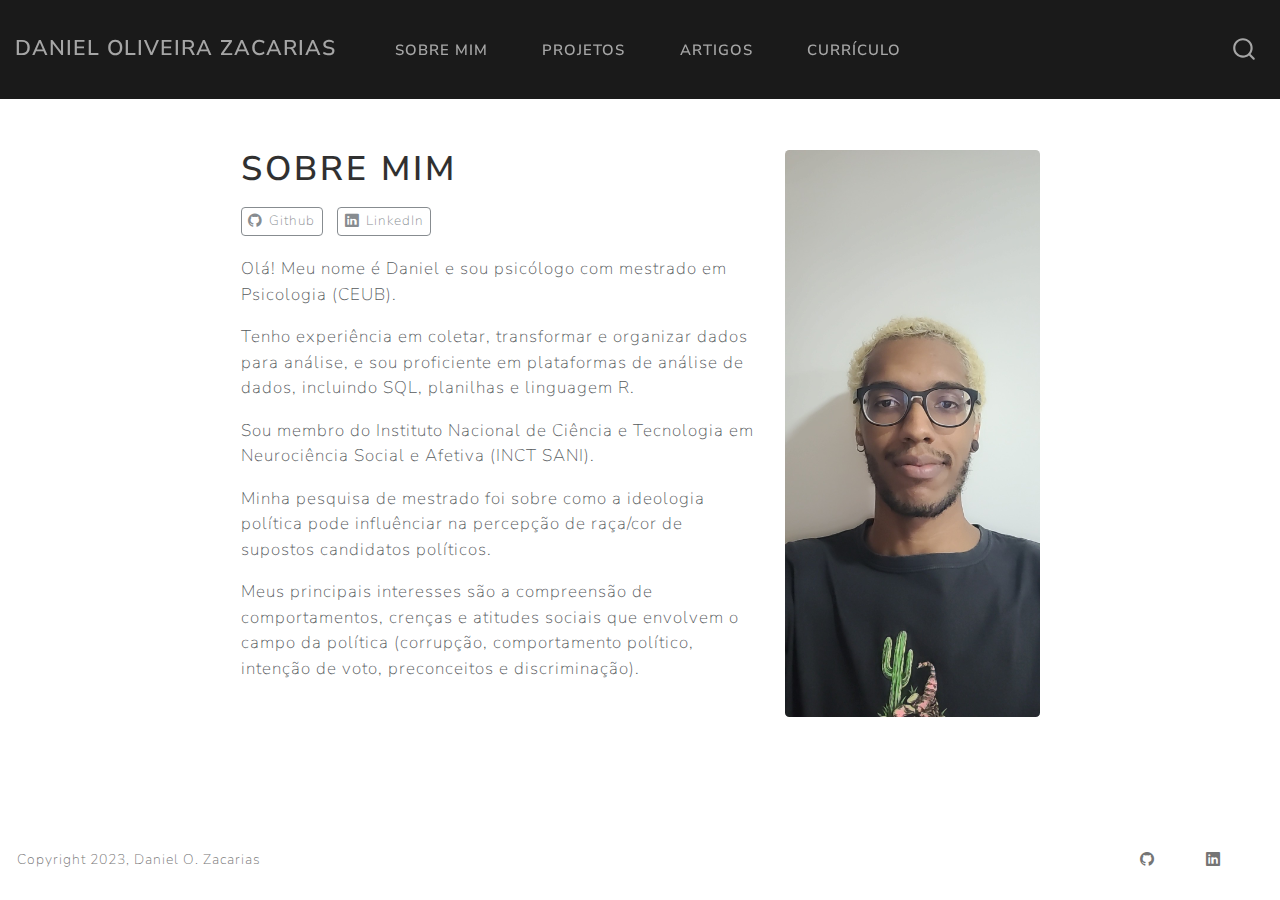
<file: docs/index.html>
<!DOCTYPE html>
<html xmlns="http://www.w3.org/1999/xhtml" lang="pt" xml:lang="pt"><head>

<meta charset="utf-8">
<meta name="generator" content="quarto-1.3.433">

<meta name="viewport" content="width=device-width, initial-scale=1.0, user-scalable=yes">


<title>Daniel Oliveira Zacarias - Sobre mim</title>
<style>
code{white-space: pre-wrap;}
span.smallcaps{font-variant: small-caps;}
div.columns{display: flex; gap: min(4vw, 1.5em);}
div.column{flex: auto; overflow-x: auto;}
div.hanging-indent{margin-left: 1.5em; text-indent: -1.5em;}
ul.task-list{list-style: none;}
ul.task-list li input[type="checkbox"] {
  width: 0.8em;
  margin: 0 0.8em 0.2em -1em; /* quarto-specific, see https://github.com/quarto-dev/quarto-cli/issues/4556 */ 
  vertical-align: middle;
}
</style>


<script src="site_libs/quarto-nav/quarto-nav.js"></script>
<script src="site_libs/quarto-nav/headroom.min.js"></script>
<script src="site_libs/clipboard/clipboard.min.js"></script>
<script src="site_libs/quarto-search/autocomplete.umd.js"></script>
<script src="site_libs/quarto-search/fuse.min.js"></script>
<script src="site_libs/quarto-search/quarto-search.js"></script>
<meta name="quarto:offset" content="./">
<script src="site_libs/quarto-html/quarto.js"></script>
<script src="site_libs/quarto-html/popper.min.js"></script>
<script src="site_libs/quarto-html/tippy.umd.min.js"></script>
<link href="site_libs/quarto-html/tippy.css" rel="stylesheet">
<link href="site_libs/quarto-html/quarto-syntax-highlighting.css" rel="stylesheet" id="quarto-text-highlighting-styles">
<script src="site_libs/bootstrap/bootstrap.min.js"></script>
<link href="site_libs/bootstrap/bootstrap-icons.css" rel="stylesheet">
<link href="site_libs/bootstrap/bootstrap.min.css" rel="stylesheet" id="quarto-bootstrap" data-mode="light">
<script id="quarto-search-options" type="application/json">{
  "location": "navbar",
  "copy-button": false,
  "collapse-after": 3,
  "panel-placement": "end",
  "type": "overlay",
  "limit": 20,
  "language": {
    "search-no-results-text": "Nenhum resultado",
    "search-matching-documents-text": "documentos correspondentes",
    "search-copy-link-title": "Copiar link para a busca",
    "search-hide-matches-text": "Esconder correspondências adicionais",
    "search-more-match-text": "mais correspondência neste documento",
    "search-more-matches-text": "mais correspondências neste documento",
    "search-clear-button-title": "Limpar",
    "search-detached-cancel-button-title": "Cancelar",
    "search-submit-button-title": "Enviar",
    "search-label": "Procurar"
  }
}</script>


<link rel="stylesheet" href="styles.css">
</head>

<body class="nav-fixed fullcontent">

<div id="quarto-search-results"></div>
  <header id="quarto-header" class="headroom fixed-top">
    <nav class="navbar navbar-expand-lg navbar-dark ">
      <div class="navbar-container container-fluid">
      <div class="navbar-brand-container">
    <a class="navbar-brand" href="./index.html">
    <span class="navbar-title">Daniel Oliveira Zacarias</span>
    </a>
  </div>
            <div id="quarto-search" class="" title="Procurar"></div>
          <button class="navbar-toggler" type="button" data-bs-toggle="collapse" data-bs-target="#navbarCollapse" aria-controls="navbarCollapse" aria-expanded="false" aria-label="Alternar de navegação" onclick="if (window.quartoToggleHeadroom) { window.quartoToggleHeadroom(); }">
  <span class="navbar-toggler-icon"></span>
</button>
          <div class="collapse navbar-collapse" id="navbarCollapse">
            <ul class="navbar-nav navbar-nav-scroll me-auto">
  <li class="nav-item">
    <a class="nav-link active" href="./index.html" rel="" target="" aria-current="page">
 <span class="menu-text">Sobre mim</span></a>
  </li>  
  <li class="nav-item">
    <a class="nav-link" href="./blog.html" rel="" target="">
 <span class="menu-text">Projetos</span></a>
  </li>  
  <li class="nav-item">
    <a class="nav-link" href="./artigos.html" rel="" target="">
 <span class="menu-text">Artigos</span></a>
  </li>  
  <li class="nav-item">
    <a class="nav-link" href="./cv.html" rel="" target="">
 <span class="menu-text">Currículo</span></a>
  </li>  
</ul>
            <div class="quarto-navbar-tools ms-auto">
</div>
          </div> <!-- /navcollapse -->
      </div> <!-- /container-fluid -->
    </nav>
</header>
<!-- content -->
<div id="quarto-content" class="quarto-container page-columns page-rows-contents page-layout-article page-navbar">
<!-- sidebar -->
<!-- margin-sidebar -->
    
<!-- main -->
<div class="quarto-about-solana column-body">
  <div class="about-entity">
    <div class="entity-contents">
      <header id="title-block-header" class="quarto-title-block default">
<div class="quarto-title">
<h1 class="title">Sobre mim</h1>
</div>
<div class="quarto-title-meta">
  </div>
</header> <div class="about-links">
  <a href="https://github.com/indeeddanielzac" class="about-link" rel="" target="">
    <i class="bi bi-github"></i>
     <span class="about-link-text">Github</span>
  </a>
  <a href="https://www.linkedin.com/in/daniel-oliveira-zacarias-1a9626180/" class="about-link" rel="" target="">
    <i class="bi bi-linkedin"></i>
     <span class="about-link-text">LinkedIn</span>
  </a>
</div>
      <div class="about-contents"><main class="content" id="quarto-document-content">
<p>Olá! Meu nome é Daniel e sou psicólogo com mestrado em Psicologia (CEUB).</p>
<p>Tenho experiência em coletar, transformar e organizar dados para análise, e sou proficiente em plataformas de análise de dados, incluindo SQL, planilhas e linguagem R.</p>
<p>Sou membro do Instituto Nacional de Ciência e Tecnologia em Neurociência Social e Afetiva (INCT SANI).</p>
<p>Minha pesquisa de mestrado foi sobre como a ideologia política pode influênciar na percepção de raça/cor de supostos candidatos políticos.</p>
<p>Meus principais interesses são a compreensão de comportamentos, crenças e atitudes sociais que envolvem o campo da política (corrupção, comportamento político, intenção de voto, preconceitos e discriminação).</p>


</main></div>
    </div>
    <img src="eu-.jpg" class="about-image
  rounded " style="width: 15em;">
  </div>
</div>
 <!-- /main -->
<script id="quarto-html-after-body" type="application/javascript">
window.document.addEventListener("DOMContentLoaded", function (event) {
  const toggleBodyColorMode = (bsSheetEl) => {
    const mode = bsSheetEl.getAttribute("data-mode");
    const bodyEl = window.document.querySelector("body");
    if (mode === "dark") {
      bodyEl.classList.add("quarto-dark");
      bodyEl.classList.remove("quarto-light");
    } else {
      bodyEl.classList.add("quarto-light");
      bodyEl.classList.remove("quarto-dark");
    }
  }
  const toggleBodyColorPrimary = () => {
    const bsSheetEl = window.document.querySelector("link#quarto-bootstrap");
    if (bsSheetEl) {
      toggleBodyColorMode(bsSheetEl);
    }
  }
  toggleBodyColorPrimary();  
  const isCodeAnnotation = (el) => {
    for (const clz of el.classList) {
      if (clz.startsWith('code-annotation-')) {                     
        return true;
      }
    }
    return false;
  }
  const clipboard = new window.ClipboardJS('.code-copy-button', {
    text: function(trigger) {
      const codeEl = trigger.previousElementSibling.cloneNode(true);
      for (const childEl of codeEl.children) {
        if (isCodeAnnotation(childEl)) {
          childEl.remove();
        }
      }
      return codeEl.innerText;
    }
  });
  clipboard.on('success', function(e) {
    // button target
    const button = e.trigger;
    // don't keep focus
    button.blur();
    // flash "checked"
    button.classList.add('code-copy-button-checked');
    var currentTitle = button.getAttribute("title");
    button.setAttribute("title", "Copiada");
    let tooltip;
    if (window.bootstrap) {
      button.setAttribute("data-bs-toggle", "tooltip");
      button.setAttribute("data-bs-placement", "left");
      button.setAttribute("data-bs-title", "Copiada");
      tooltip = new bootstrap.Tooltip(button, 
        { trigger: "manual", 
          customClass: "code-copy-button-tooltip",
          offset: [0, -8]});
      tooltip.show();    
    }
    setTimeout(function() {
      if (tooltip) {
        tooltip.hide();
        button.removeAttribute("data-bs-title");
        button.removeAttribute("data-bs-toggle");
        button.removeAttribute("data-bs-placement");
      }
      button.setAttribute("title", currentTitle);
      button.classList.remove('code-copy-button-checked');
    }, 1000);
    // clear code selection
    e.clearSelection();
  });
  function tippyHover(el, contentFn) {
    const config = {
      allowHTML: true,
      content: contentFn,
      maxWidth: 500,
      delay: 100,
      arrow: false,
      appendTo: function(el) {
          return el.parentElement;
      },
      interactive: true,
      interactiveBorder: 10,
      theme: 'quarto',
      placement: 'bottom-start'
    };
    window.tippy(el, config); 
  }
  const noterefs = window.document.querySelectorAll('a[role="doc-noteref"]');
  for (var i=0; i<noterefs.length; i++) {
    const ref = noterefs[i];
    tippyHover(ref, function() {
      // use id or data attribute instead here
      let href = ref.getAttribute('data-footnote-href') || ref.getAttribute('href');
      try { href = new URL(href).hash; } catch {}
      const id = href.replace(/^#\/?/, "");
      const note = window.document.getElementById(id);
      return note.innerHTML;
    });
  }
      let selectedAnnoteEl;
      const selectorForAnnotation = ( cell, annotation) => {
        let cellAttr = 'data-code-cell="' + cell + '"';
        let lineAttr = 'data-code-annotation="' +  annotation + '"';
        const selector = 'span[' + cellAttr + '][' + lineAttr + ']';
        return selector;
      }
      const selectCodeLines = (annoteEl) => {
        const doc = window.document;
        const targetCell = annoteEl.getAttribute("data-target-cell");
        const targetAnnotation = annoteEl.getAttribute("data-target-annotation");
        const annoteSpan = window.document.querySelector(selectorForAnnotation(targetCell, targetAnnotation));
        const lines = annoteSpan.getAttribute("data-code-lines").split(",");
        const lineIds = lines.map((line) => {
          return targetCell + "-" + line;
        })
        let top = null;
        let height = null;
        let parent = null;
        if (lineIds.length > 0) {
            //compute the position of the single el (top and bottom and make a div)
            const el = window.document.getElementById(lineIds[0]);
            top = el.offsetTop;
            height = el.offsetHeight;
            parent = el.parentElement.parentElement;
          if (lineIds.length > 1) {
            const lastEl = window.document.getElementById(lineIds[lineIds.length - 1]);
            const bottom = lastEl.offsetTop + lastEl.offsetHeight;
            height = bottom - top;
          }
          if (top !== null && height !== null && parent !== null) {
            // cook up a div (if necessary) and position it 
            let div = window.document.getElementById("code-annotation-line-highlight");
            if (div === null) {
              div = window.document.createElement("div");
              div.setAttribute("id", "code-annotation-line-highlight");
              div.style.position = 'absolute';
              parent.appendChild(div);
            }
            div.style.top = top - 2 + "px";
            div.style.height = height + 4 + "px";
            let gutterDiv = window.document.getElementById("code-annotation-line-highlight-gutter");
            if (gutterDiv === null) {
              gutterDiv = window.document.createElement("div");
              gutterDiv.setAttribute("id", "code-annotation-line-highlight-gutter");
              gutterDiv.style.position = 'absolute';
              const codeCell = window.document.getElementById(targetCell);
              const gutter = codeCell.querySelector('.code-annotation-gutter');
              gutter.appendChild(gutterDiv);
            }
            gutterDiv.style.top = top - 2 + "px";
            gutterDiv.style.height = height + 4 + "px";
          }
          selectedAnnoteEl = annoteEl;
        }
      };
      const unselectCodeLines = () => {
        const elementsIds = ["code-annotation-line-highlight", "code-annotation-line-highlight-gutter"];
        elementsIds.forEach((elId) => {
          const div = window.document.getElementById(elId);
          if (div) {
            div.remove();
          }
        });
        selectedAnnoteEl = undefined;
      };
      // Attach click handler to the DT
      const annoteDls = window.document.querySelectorAll('dt[data-target-cell]');
      for (const annoteDlNode of annoteDls) {
        annoteDlNode.addEventListener('click', (event) => {
          const clickedEl = event.target;
          if (clickedEl !== selectedAnnoteEl) {
            unselectCodeLines();
            const activeEl = window.document.querySelector('dt[data-target-cell].code-annotation-active');
            if (activeEl) {
              activeEl.classList.remove('code-annotation-active');
            }
            selectCodeLines(clickedEl);
            clickedEl.classList.add('code-annotation-active');
          } else {
            // Unselect the line
            unselectCodeLines();
            clickedEl.classList.remove('code-annotation-active');
          }
        });
      }
  const findCites = (el) => {
    const parentEl = el.parentElement;
    if (parentEl) {
      const cites = parentEl.dataset.cites;
      if (cites) {
        return {
          el,
          cites: cites.split(' ')
        };
      } else {
        return findCites(el.parentElement)
      }
    } else {
      return undefined;
    }
  };
  var bibliorefs = window.document.querySelectorAll('a[role="doc-biblioref"]');
  for (var i=0; i<bibliorefs.length; i++) {
    const ref = bibliorefs[i];
    const citeInfo = findCites(ref);
    if (citeInfo) {
      tippyHover(citeInfo.el, function() {
        var popup = window.document.createElement('div');
        citeInfo.cites.forEach(function(cite) {
          var citeDiv = window.document.createElement('div');
          citeDiv.classList.add('hanging-indent');
          citeDiv.classList.add('csl-entry');
          var biblioDiv = window.document.getElementById('ref-' + cite);
          if (biblioDiv) {
            citeDiv.innerHTML = biblioDiv.innerHTML;
          }
          popup.appendChild(citeDiv);
        });
        return popup.innerHTML;
      });
    }
  }
});
</script>
</div> <!-- /content -->
<footer class="footer">
  <div class="nav-footer">
    <div class="nav-footer-left">Copyright 2023, Daniel O. Zacarias</div>   
    <div class="nav-footer-center">
      &nbsp;
    </div>
    <div class="nav-footer-right">
      <ul class="footer-items list-unstyled">
    <li class="nav-item compact">
    <a class="nav-link" href="https://github.com/indeeddanielzac">
      <i class="bi bi-github" role="img">
</i> 
    </a>
  </li>  
    <li class="nav-item compact">
    <a class="nav-link" href="https://www.linkedin.com/in/daniel-oliveira-zacarias-1a9626180/">
      <i class="bi bi-linkedin" role="img">
</i> 
    </a>
  </li>  
</ul>
    </div>
  </div>
</footer>



</body></html>
</file>
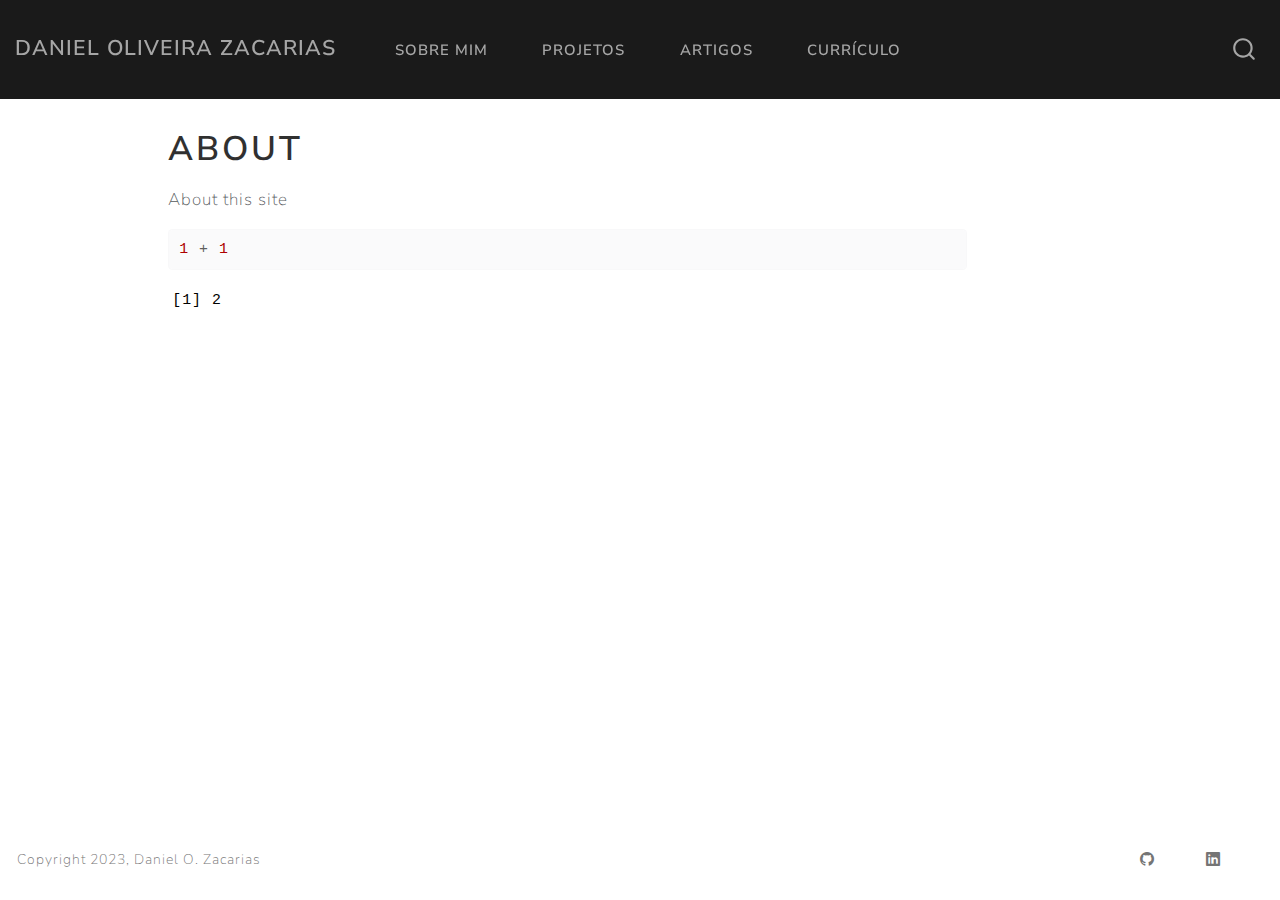
<file: docs/about.html>
<!DOCTYPE html>
<html xmlns="http://www.w3.org/1999/xhtml" lang="pt" xml:lang="pt"><head>

<meta charset="utf-8">
<meta name="generator" content="quarto-1.3.433">

<meta name="viewport" content="width=device-width, initial-scale=1.0, user-scalable=yes">


<title>Daniel Oliveira Zacarias - About</title>
<style>
code{white-space: pre-wrap;}
span.smallcaps{font-variant: small-caps;}
div.columns{display: flex; gap: min(4vw, 1.5em);}
div.column{flex: auto; overflow-x: auto;}
div.hanging-indent{margin-left: 1.5em; text-indent: -1.5em;}
ul.task-list{list-style: none;}
ul.task-list li input[type="checkbox"] {
  width: 0.8em;
  margin: 0 0.8em 0.2em -1em; /* quarto-specific, see https://github.com/quarto-dev/quarto-cli/issues/4556 */ 
  vertical-align: middle;
}
/* CSS for syntax highlighting */
pre > code.sourceCode { white-space: pre; position: relative; }
pre > code.sourceCode > span { display: inline-block; line-height: 1.25; }
pre > code.sourceCode > span:empty { height: 1.2em; }
.sourceCode { overflow: visible; }
code.sourceCode > span { color: inherit; text-decoration: inherit; }
div.sourceCode { margin: 1em 0; }
pre.sourceCode { margin: 0; }
@media screen {
div.sourceCode { overflow: auto; }
}
@media print {
pre > code.sourceCode { white-space: pre-wrap; }
pre > code.sourceCode > span { text-indent: -5em; padding-left: 5em; }
}
pre.numberSource code
  { counter-reset: source-line 0; }
pre.numberSource code > span
  { position: relative; left: -4em; counter-increment: source-line; }
pre.numberSource code > span > a:first-child::before
  { content: counter(source-line);
    position: relative; left: -1em; text-align: right; vertical-align: baseline;
    border: none; display: inline-block;
    -webkit-touch-callout: none; -webkit-user-select: none;
    -khtml-user-select: none; -moz-user-select: none;
    -ms-user-select: none; user-select: none;
    padding: 0 4px; width: 4em;
  }
pre.numberSource { margin-left: 3em;  padding-left: 4px; }
div.sourceCode
  {   }
@media screen {
pre > code.sourceCode > span > a:first-child::before { text-decoration: underline; }
}
</style>


<script src="site_libs/quarto-nav/quarto-nav.js"></script>
<script src="site_libs/quarto-nav/headroom.min.js"></script>
<script src="site_libs/clipboard/clipboard.min.js"></script>
<script src="site_libs/quarto-search/autocomplete.umd.js"></script>
<script src="site_libs/quarto-search/fuse.min.js"></script>
<script src="site_libs/quarto-search/quarto-search.js"></script>
<meta name="quarto:offset" content="./">
<script src="site_libs/quarto-html/quarto.js"></script>
<script src="site_libs/quarto-html/popper.min.js"></script>
<script src="site_libs/quarto-html/tippy.umd.min.js"></script>
<script src="site_libs/quarto-html/anchor.min.js"></script>
<link href="site_libs/quarto-html/tippy.css" rel="stylesheet">
<link href="site_libs/quarto-html/quarto-syntax-highlighting.css" rel="stylesheet" id="quarto-text-highlighting-styles">
<script src="site_libs/bootstrap/bootstrap.min.js"></script>
<link href="site_libs/bootstrap/bootstrap-icons.css" rel="stylesheet">
<link href="site_libs/bootstrap/bootstrap.min.css" rel="stylesheet" id="quarto-bootstrap" data-mode="light">
<script id="quarto-search-options" type="application/json">{
  "location": "navbar",
  "copy-button": false,
  "collapse-after": 3,
  "panel-placement": "end",
  "type": "overlay",
  "limit": 20,
  "language": {
    "search-no-results-text": "Nenhum resultado",
    "search-matching-documents-text": "documentos correspondentes",
    "search-copy-link-title": "Copiar link para a busca",
    "search-hide-matches-text": "Esconder correspondências adicionais",
    "search-more-match-text": "mais correspondência neste documento",
    "search-more-matches-text": "mais correspondências neste documento",
    "search-clear-button-title": "Limpar",
    "search-detached-cancel-button-title": "Cancelar",
    "search-submit-button-title": "Enviar",
    "search-label": "Procurar"
  }
}</script>


<link rel="stylesheet" href="styles.css">
</head>

<body class="nav-fixed">

<div id="quarto-search-results"></div>
  <header id="quarto-header" class="headroom fixed-top">
    <nav class="navbar navbar-expand-lg navbar-dark ">
      <div class="navbar-container container-fluid">
      <div class="navbar-brand-container">
    <a class="navbar-brand" href="./index.html">
    <span class="navbar-title">Daniel Oliveira Zacarias</span>
    </a>
  </div>
            <div id="quarto-search" class="" title="Procurar"></div>
          <button class="navbar-toggler" type="button" data-bs-toggle="collapse" data-bs-target="#navbarCollapse" aria-controls="navbarCollapse" aria-expanded="false" aria-label="Alternar de navegação" onclick="if (window.quartoToggleHeadroom) { window.quartoToggleHeadroom(); }">
  <span class="navbar-toggler-icon"></span>
</button>
          <div class="collapse navbar-collapse" id="navbarCollapse">
            <ul class="navbar-nav navbar-nav-scroll me-auto">
  <li class="nav-item">
    <a class="nav-link" href="./index.html" rel="" target="">
 <span class="menu-text">Sobre mim</span></a>
  </li>  
  <li class="nav-item">
    <a class="nav-link" href="./blog.html" rel="" target="">
 <span class="menu-text">Projetos</span></a>
  </li>  
  <li class="nav-item">
    <a class="nav-link" href="./artigos.html" rel="" target="">
 <span class="menu-text">Artigos</span></a>
  </li>  
  <li class="nav-item">
    <a class="nav-link" href="./cv.html" rel="" target="">
 <span class="menu-text">Currículo</span></a>
  </li>  
</ul>
            <div class="quarto-navbar-tools ms-auto">
</div>
          </div> <!-- /navcollapse -->
      </div> <!-- /container-fluid -->
    </nav>
</header>
<!-- content -->
<div id="quarto-content" class="quarto-container page-columns page-rows-contents page-layout-article page-navbar">
<!-- sidebar -->
<!-- margin-sidebar -->
    <div id="quarto-margin-sidebar" class="sidebar margin-sidebar">
        
    </div>
<!-- main -->
<main class="content" id="quarto-document-content">

<header id="title-block-header" class="quarto-title-block default">
<div class="quarto-title">
<h1 class="title">About</h1>
</div>



<div class="quarto-title-meta">

    
  
    
  </div>
  

</header>

<p>About this site</p>
<div class="cell">
<div class="sourceCode cell-code" id="cb1"><pre class="sourceCode r code-with-copy"><code class="sourceCode r"><span id="cb1-1"><a href="#cb1-1" aria-hidden="true" tabindex="-1"></a><span class="dv">1</span> <span class="sc">+</span> <span class="dv">1</span></span></code><button title="Copiar para a área de transferência" class="code-copy-button"><i class="bi"></i></button></pre></div>
<div class="cell-output cell-output-stdout">
<pre><code>[1] 2</code></pre>
</div>
</div>



</main> <!-- /main -->
<script id="quarto-html-after-body" type="application/javascript">
window.document.addEventListener("DOMContentLoaded", function (event) {
  const toggleBodyColorMode = (bsSheetEl) => {
    const mode = bsSheetEl.getAttribute("data-mode");
    const bodyEl = window.document.querySelector("body");
    if (mode === "dark") {
      bodyEl.classList.add("quarto-dark");
      bodyEl.classList.remove("quarto-light");
    } else {
      bodyEl.classList.add("quarto-light");
      bodyEl.classList.remove("quarto-dark");
    }
  }
  const toggleBodyColorPrimary = () => {
    const bsSheetEl = window.document.querySelector("link#quarto-bootstrap");
    if (bsSheetEl) {
      toggleBodyColorMode(bsSheetEl);
    }
  }
  toggleBodyColorPrimary();  
  const icon = "";
  const anchorJS = new window.AnchorJS();
  anchorJS.options = {
    placement: 'right',
    icon: icon
  };
  anchorJS.add('.anchored');
  const isCodeAnnotation = (el) => {
    for (const clz of el.classList) {
      if (clz.startsWith('code-annotation-')) {                     
        return true;
      }
    }
    return false;
  }
  const clipboard = new window.ClipboardJS('.code-copy-button', {
    text: function(trigger) {
      const codeEl = trigger.previousElementSibling.cloneNode(true);
      for (const childEl of codeEl.children) {
        if (isCodeAnnotation(childEl)) {
          childEl.remove();
        }
      }
      return codeEl.innerText;
    }
  });
  clipboard.on('success', function(e) {
    // button target
    const button = e.trigger;
    // don't keep focus
    button.blur();
    // flash "checked"
    button.classList.add('code-copy-button-checked');
    var currentTitle = button.getAttribute("title");
    button.setAttribute("title", "Copiada");
    let tooltip;
    if (window.bootstrap) {
      button.setAttribute("data-bs-toggle", "tooltip");
      button.setAttribute("data-bs-placement", "left");
      button.setAttribute("data-bs-title", "Copiada");
      tooltip = new bootstrap.Tooltip(button, 
        { trigger: "manual", 
          customClass: "code-copy-button-tooltip",
          offset: [0, -8]});
      tooltip.show();    
    }
    setTimeout(function() {
      if (tooltip) {
        tooltip.hide();
        button.removeAttribute("data-bs-title");
        button.removeAttribute("data-bs-toggle");
        button.removeAttribute("data-bs-placement");
      }
      button.setAttribute("title", currentTitle);
      button.classList.remove('code-copy-button-checked');
    }, 1000);
    // clear code selection
    e.clearSelection();
  });
  function tippyHover(el, contentFn) {
    const config = {
      allowHTML: true,
      content: contentFn,
      maxWidth: 500,
      delay: 100,
      arrow: false,
      appendTo: function(el) {
          return el.parentElement;
      },
      interactive: true,
      interactiveBorder: 10,
      theme: 'quarto',
      placement: 'bottom-start'
    };
    window.tippy(el, config); 
  }
  const noterefs = window.document.querySelectorAll('a[role="doc-noteref"]');
  for (var i=0; i<noterefs.length; i++) {
    const ref = noterefs[i];
    tippyHover(ref, function() {
      // use id or data attribute instead here
      let href = ref.getAttribute('data-footnote-href') || ref.getAttribute('href');
      try { href = new URL(href).hash; } catch {}
      const id = href.replace(/^#\/?/, "");
      const note = window.document.getElementById(id);
      return note.innerHTML;
    });
  }
      let selectedAnnoteEl;
      const selectorForAnnotation = ( cell, annotation) => {
        let cellAttr = 'data-code-cell="' + cell + '"';
        let lineAttr = 'data-code-annotation="' +  annotation + '"';
        const selector = 'span[' + cellAttr + '][' + lineAttr + ']';
        return selector;
      }
      const selectCodeLines = (annoteEl) => {
        const doc = window.document;
        const targetCell = annoteEl.getAttribute("data-target-cell");
        const targetAnnotation = annoteEl.getAttribute("data-target-annotation");
        const annoteSpan = window.document.querySelector(selectorForAnnotation(targetCell, targetAnnotation));
        const lines = annoteSpan.getAttribute("data-code-lines").split(",");
        const lineIds = lines.map((line) => {
          return targetCell + "-" + line;
        })
        let top = null;
        let height = null;
        let parent = null;
        if (lineIds.length > 0) {
            //compute the position of the single el (top and bottom and make a div)
            const el = window.document.getElementById(lineIds[0]);
            top = el.offsetTop;
            height = el.offsetHeight;
            parent = el.parentElement.parentElement;
          if (lineIds.length > 1) {
            const lastEl = window.document.getElementById(lineIds[lineIds.length - 1]);
            const bottom = lastEl.offsetTop + lastEl.offsetHeight;
            height = bottom - top;
          }
          if (top !== null && height !== null && parent !== null) {
            // cook up a div (if necessary) and position it 
            let div = window.document.getElementById("code-annotation-line-highlight");
            if (div === null) {
              div = window.document.createElement("div");
              div.setAttribute("id", "code-annotation-line-highlight");
              div.style.position = 'absolute';
              parent.appendChild(div);
            }
            div.style.top = top - 2 + "px";
            div.style.height = height + 4 + "px";
            let gutterDiv = window.document.getElementById("code-annotation-line-highlight-gutter");
            if (gutterDiv === null) {
              gutterDiv = window.document.createElement("div");
              gutterDiv.setAttribute("id", "code-annotation-line-highlight-gutter");
              gutterDiv.style.position = 'absolute';
              const codeCell = window.document.getElementById(targetCell);
              const gutter = codeCell.querySelector('.code-annotation-gutter');
              gutter.appendChild(gutterDiv);
            }
            gutterDiv.style.top = top - 2 + "px";
            gutterDiv.style.height = height + 4 + "px";
          }
          selectedAnnoteEl = annoteEl;
        }
      };
      const unselectCodeLines = () => {
        const elementsIds = ["code-annotation-line-highlight", "code-annotation-line-highlight-gutter"];
        elementsIds.forEach((elId) => {
          const div = window.document.getElementById(elId);
          if (div) {
            div.remove();
          }
        });
        selectedAnnoteEl = undefined;
      };
      // Attach click handler to the DT
      const annoteDls = window.document.querySelectorAll('dt[data-target-cell]');
      for (const annoteDlNode of annoteDls) {
        annoteDlNode.addEventListener('click', (event) => {
          const clickedEl = event.target;
          if (clickedEl !== selectedAnnoteEl) {
            unselectCodeLines();
            const activeEl = window.document.querySelector('dt[data-target-cell].code-annotation-active');
            if (activeEl) {
              activeEl.classList.remove('code-annotation-active');
            }
            selectCodeLines(clickedEl);
            clickedEl.classList.add('code-annotation-active');
          } else {
            // Unselect the line
            unselectCodeLines();
            clickedEl.classList.remove('code-annotation-active');
          }
        });
      }
  const findCites = (el) => {
    const parentEl = el.parentElement;
    if (parentEl) {
      const cites = parentEl.dataset.cites;
      if (cites) {
        return {
          el,
          cites: cites.split(' ')
        };
      } else {
        return findCites(el.parentElement)
      }
    } else {
      return undefined;
    }
  };
  var bibliorefs = window.document.querySelectorAll('a[role="doc-biblioref"]');
  for (var i=0; i<bibliorefs.length; i++) {
    const ref = bibliorefs[i];
    const citeInfo = findCites(ref);
    if (citeInfo) {
      tippyHover(citeInfo.el, function() {
        var popup = window.document.createElement('div');
        citeInfo.cites.forEach(function(cite) {
          var citeDiv = window.document.createElement('div');
          citeDiv.classList.add('hanging-indent');
          citeDiv.classList.add('csl-entry');
          var biblioDiv = window.document.getElementById('ref-' + cite);
          if (biblioDiv) {
            citeDiv.innerHTML = biblioDiv.innerHTML;
          }
          popup.appendChild(citeDiv);
        });
        return popup.innerHTML;
      });
    }
  }
});
</script>
</div> <!-- /content -->
<footer class="footer">
  <div class="nav-footer">
    <div class="nav-footer-left">Copyright 2023, Daniel O. Zacarias</div>   
    <div class="nav-footer-center">
      &nbsp;
    </div>
    <div class="nav-footer-right">
      <ul class="footer-items list-unstyled">
    <li class="nav-item compact">
    <a class="nav-link" href="https://github.com/indeeddanielzac">
      <i class="bi bi-github" role="img">
</i> 
    </a>
  </li>  
    <li class="nav-item compact">
    <a class="nav-link" href="https://www.linkedin.com/in/daniel-oliveira-zacarias-1a9626180/">
      <i class="bi bi-linkedin" role="img">
</i> 
    </a>
  </li>  
</ul>
    </div>
  </div>
</footer>



</body></html>
</file>
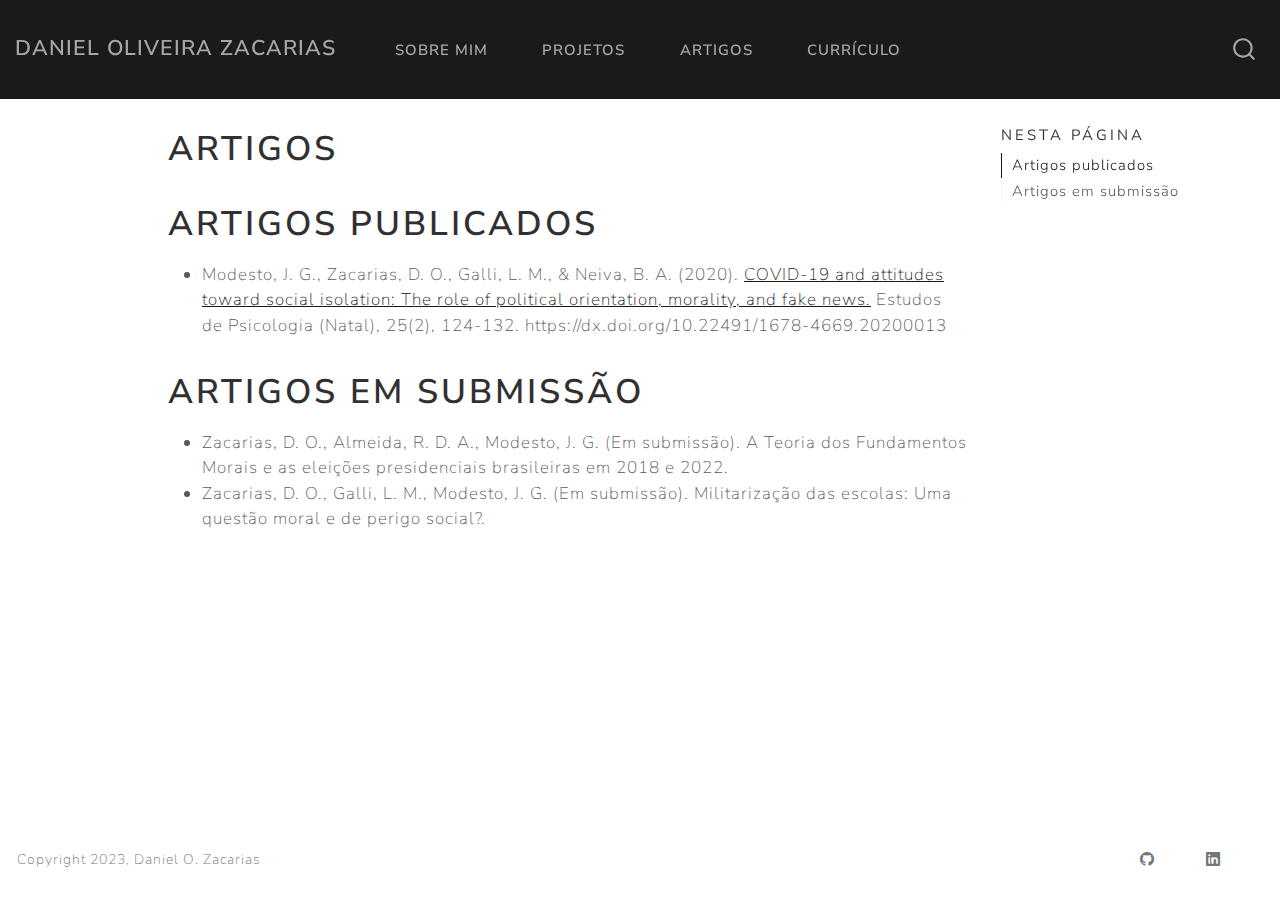
<file: docs/artigos.html>
<!DOCTYPE html>
<html xmlns="http://www.w3.org/1999/xhtml" lang="pt" xml:lang="pt"><head>

<meta charset="utf-8">
<meta name="generator" content="quarto-1.3.433">

<meta name="viewport" content="width=device-width, initial-scale=1.0, user-scalable=yes">


<title>Daniel Oliveira Zacarias - Artigos</title>
<style>
code{white-space: pre-wrap;}
span.smallcaps{font-variant: small-caps;}
div.columns{display: flex; gap: min(4vw, 1.5em);}
div.column{flex: auto; overflow-x: auto;}
div.hanging-indent{margin-left: 1.5em; text-indent: -1.5em;}
ul.task-list{list-style: none;}
ul.task-list li input[type="checkbox"] {
  width: 0.8em;
  margin: 0 0.8em 0.2em -1em; /* quarto-specific, see https://github.com/quarto-dev/quarto-cli/issues/4556 */ 
  vertical-align: middle;
}
</style>


<script src="site_libs/quarto-nav/quarto-nav.js"></script>
<script src="site_libs/quarto-nav/headroom.min.js"></script>
<script src="site_libs/clipboard/clipboard.min.js"></script>
<script src="site_libs/quarto-search/autocomplete.umd.js"></script>
<script src="site_libs/quarto-search/fuse.min.js"></script>
<script src="site_libs/quarto-search/quarto-search.js"></script>
<meta name="quarto:offset" content="./">
<script src="site_libs/quarto-html/quarto.js"></script>
<script src="site_libs/quarto-html/popper.min.js"></script>
<script src="site_libs/quarto-html/tippy.umd.min.js"></script>
<script src="site_libs/quarto-html/anchor.min.js"></script>
<link href="site_libs/quarto-html/tippy.css" rel="stylesheet">
<link href="site_libs/quarto-html/quarto-syntax-highlighting.css" rel="stylesheet" id="quarto-text-highlighting-styles">
<script src="site_libs/bootstrap/bootstrap.min.js"></script>
<link href="site_libs/bootstrap/bootstrap-icons.css" rel="stylesheet">
<link href="site_libs/bootstrap/bootstrap.min.css" rel="stylesheet" id="quarto-bootstrap" data-mode="light">
<script id="quarto-search-options" type="application/json">{
  "location": "navbar",
  "copy-button": false,
  "collapse-after": 3,
  "panel-placement": "end",
  "type": "overlay",
  "limit": 20,
  "language": {
    "search-no-results-text": "Nenhum resultado",
    "search-matching-documents-text": "documentos correspondentes",
    "search-copy-link-title": "Copiar link para a busca",
    "search-hide-matches-text": "Esconder correspondências adicionais",
    "search-more-match-text": "mais correspondência neste documento",
    "search-more-matches-text": "mais correspondências neste documento",
    "search-clear-button-title": "Limpar",
    "search-detached-cancel-button-title": "Cancelar",
    "search-submit-button-title": "Enviar",
    "search-label": "Procurar"
  }
}</script>


<link rel="stylesheet" href="styles.css">
</head>

<body class="nav-fixed">

<div id="quarto-search-results"></div>
  <header id="quarto-header" class="headroom fixed-top">
    <nav class="navbar navbar-expand-lg navbar-dark ">
      <div class="navbar-container container-fluid">
      <div class="navbar-brand-container">
    <a class="navbar-brand" href="./index.html">
    <span class="navbar-title">Daniel Oliveira Zacarias</span>
    </a>
  </div>
            <div id="quarto-search" class="" title="Procurar"></div>
          <button class="navbar-toggler" type="button" data-bs-toggle="collapse" data-bs-target="#navbarCollapse" aria-controls="navbarCollapse" aria-expanded="false" aria-label="Alternar de navegação" onclick="if (window.quartoToggleHeadroom) { window.quartoToggleHeadroom(); }">
  <span class="navbar-toggler-icon"></span>
</button>
          <div class="collapse navbar-collapse" id="navbarCollapse">
            <ul class="navbar-nav navbar-nav-scroll me-auto">
  <li class="nav-item">
    <a class="nav-link" href="./index.html" rel="" target="">
 <span class="menu-text">Sobre mim</span></a>
  </li>  
  <li class="nav-item">
    <a class="nav-link" href="./blog.html" rel="" target="">
 <span class="menu-text">Projetos</span></a>
  </li>  
  <li class="nav-item">
    <a class="nav-link active" href="./artigos.html" rel="" target="" aria-current="page">
 <span class="menu-text">Artigos</span></a>
  </li>  
  <li class="nav-item">
    <a class="nav-link" href="./cv.html" rel="" target="">
 <span class="menu-text">Currículo</span></a>
  </li>  
</ul>
            <div class="quarto-navbar-tools ms-auto">
</div>
          </div> <!-- /navcollapse -->
      </div> <!-- /container-fluid -->
    </nav>
</header>
<!-- content -->
<div id="quarto-content" class="quarto-container page-columns page-rows-contents page-layout-article page-navbar">
<!-- sidebar -->
<!-- margin-sidebar -->
    <div id="quarto-margin-sidebar" class="sidebar margin-sidebar">
        <nav id="TOC" role="doc-toc" class="toc-active">
    <h2 id="toc-title">Nesta página</h2>
   
  <ul>
  <li><a href="#artigos-publicados" id="toc-artigos-publicados" class="nav-link active" data-scroll-target="#artigos-publicados">Artigos publicados</a></li>
  <li><a href="#artigos-em-submissão" id="toc-artigos-em-submissão" class="nav-link" data-scroll-target="#artigos-em-submissão">Artigos em submissão</a></li>
  </ul>
</nav>
    </div>
<!-- main -->
<main class="content" id="quarto-document-content">

<header id="title-block-header" class="quarto-title-block default">
<div class="quarto-title">
<h1 class="title">Artigos</h1>
</div>



<div class="quarto-title-meta">

    
  
    
  </div>
  

</header>

<section id="artigos-publicados" class="level1">
<h1>Artigos publicados</h1>
<ul>
<li>Modesto, J. G., Zacarias, D. O., Galli, L. M., &amp; Neiva, B. A. (2020). <a href="http://pepsic.bvsalud.org/scielo.php?script=sci_arttext&amp;pid=S1413-294X2020000200003">COVID-19 and attitudes toward social isolation: The role of political orientation, morality, and fake news.</a> Estudos de Psicologia (Natal), 25(2), 124-132. https://dx.doi.org/10.22491/1678-4669.20200013</li>
</ul>
</section>
<section id="artigos-em-submissão" class="level1">
<h1>Artigos em submissão</h1>
<ul>
<li>Zacarias, D. O., Almeida, R. D. A., Modesto, J. G. (Em submissão). A Teoria dos Fundamentos Morais e as eleições presidenciais brasileiras em 2018 e 2022.</li>
<li>Zacarias, D. O., Galli, L. M., Modesto, J. G. (Em submissão). Militarização das escolas: Uma questão moral e de perigo social?.</li>
</ul>


</section>

</main> <!-- /main -->
<script id="quarto-html-after-body" type="application/javascript">
window.document.addEventListener("DOMContentLoaded", function (event) {
  const toggleBodyColorMode = (bsSheetEl) => {
    const mode = bsSheetEl.getAttribute("data-mode");
    const bodyEl = window.document.querySelector("body");
    if (mode === "dark") {
      bodyEl.classList.add("quarto-dark");
      bodyEl.classList.remove("quarto-light");
    } else {
      bodyEl.classList.add("quarto-light");
      bodyEl.classList.remove("quarto-dark");
    }
  }
  const toggleBodyColorPrimary = () => {
    const bsSheetEl = window.document.querySelector("link#quarto-bootstrap");
    if (bsSheetEl) {
      toggleBodyColorMode(bsSheetEl);
    }
  }
  toggleBodyColorPrimary();  
  const icon = "";
  const anchorJS = new window.AnchorJS();
  anchorJS.options = {
    placement: 'right',
    icon: icon
  };
  anchorJS.add('.anchored');
  const isCodeAnnotation = (el) => {
    for (const clz of el.classList) {
      if (clz.startsWith('code-annotation-')) {                     
        return true;
      }
    }
    return false;
  }
  const clipboard = new window.ClipboardJS('.code-copy-button', {
    text: function(trigger) {
      const codeEl = trigger.previousElementSibling.cloneNode(true);
      for (const childEl of codeEl.children) {
        if (isCodeAnnotation(childEl)) {
          childEl.remove();
        }
      }
      return codeEl.innerText;
    }
  });
  clipboard.on('success', function(e) {
    // button target
    const button = e.trigger;
    // don't keep focus
    button.blur();
    // flash "checked"
    button.classList.add('code-copy-button-checked');
    var currentTitle = button.getAttribute("title");
    button.setAttribute("title", "Copiada");
    let tooltip;
    if (window.bootstrap) {
      button.setAttribute("data-bs-toggle", "tooltip");
      button.setAttribute("data-bs-placement", "left");
      button.setAttribute("data-bs-title", "Copiada");
      tooltip = new bootstrap.Tooltip(button, 
        { trigger: "manual", 
          customClass: "code-copy-button-tooltip",
          offset: [0, -8]});
      tooltip.show();    
    }
    setTimeout(function() {
      if (tooltip) {
        tooltip.hide();
        button.removeAttribute("data-bs-title");
        button.removeAttribute("data-bs-toggle");
        button.removeAttribute("data-bs-placement");
      }
      button.setAttribute("title", currentTitle);
      button.classList.remove('code-copy-button-checked');
    }, 1000);
    // clear code selection
    e.clearSelection();
  });
  function tippyHover(el, contentFn) {
    const config = {
      allowHTML: true,
      content: contentFn,
      maxWidth: 500,
      delay: 100,
      arrow: false,
      appendTo: function(el) {
          return el.parentElement;
      },
      interactive: true,
      interactiveBorder: 10,
      theme: 'quarto',
      placement: 'bottom-start'
    };
    window.tippy(el, config); 
  }
  const noterefs = window.document.querySelectorAll('a[role="doc-noteref"]');
  for (var i=0; i<noterefs.length; i++) {
    const ref = noterefs[i];
    tippyHover(ref, function() {
      // use id or data attribute instead here
      let href = ref.getAttribute('data-footnote-href') || ref.getAttribute('href');
      try { href = new URL(href).hash; } catch {}
      const id = href.replace(/^#\/?/, "");
      const note = window.document.getElementById(id);
      return note.innerHTML;
    });
  }
      let selectedAnnoteEl;
      const selectorForAnnotation = ( cell, annotation) => {
        let cellAttr = 'data-code-cell="' + cell + '"';
        let lineAttr = 'data-code-annotation="' +  annotation + '"';
        const selector = 'span[' + cellAttr + '][' + lineAttr + ']';
        return selector;
      }
      const selectCodeLines = (annoteEl) => {
        const doc = window.document;
        const targetCell = annoteEl.getAttribute("data-target-cell");
        const targetAnnotation = annoteEl.getAttribute("data-target-annotation");
        const annoteSpan = window.document.querySelector(selectorForAnnotation(targetCell, targetAnnotation));
        const lines = annoteSpan.getAttribute("data-code-lines").split(",");
        const lineIds = lines.map((line) => {
          return targetCell + "-" + line;
        })
        let top = null;
        let height = null;
        let parent = null;
        if (lineIds.length > 0) {
            //compute the position of the single el (top and bottom and make a div)
            const el = window.document.getElementById(lineIds[0]);
            top = el.offsetTop;
            height = el.offsetHeight;
            parent = el.parentElement.parentElement;
          if (lineIds.length > 1) {
            const lastEl = window.document.getElementById(lineIds[lineIds.length - 1]);
            const bottom = lastEl.offsetTop + lastEl.offsetHeight;
            height = bottom - top;
          }
          if (top !== null && height !== null && parent !== null) {
            // cook up a div (if necessary) and position it 
            let div = window.document.getElementById("code-annotation-line-highlight");
            if (div === null) {
              div = window.document.createElement("div");
              div.setAttribute("id", "code-annotation-line-highlight");
              div.style.position = 'absolute';
              parent.appendChild(div);
            }
            div.style.top = top - 2 + "px";
            div.style.height = height + 4 + "px";
            let gutterDiv = window.document.getElementById("code-annotation-line-highlight-gutter");
            if (gutterDiv === null) {
              gutterDiv = window.document.createElement("div");
              gutterDiv.setAttribute("id", "code-annotation-line-highlight-gutter");
              gutterDiv.style.position = 'absolute';
              const codeCell = window.document.getElementById(targetCell);
              const gutter = codeCell.querySelector('.code-annotation-gutter');
              gutter.appendChild(gutterDiv);
            }
            gutterDiv.style.top = top - 2 + "px";
            gutterDiv.style.height = height + 4 + "px";
          }
          selectedAnnoteEl = annoteEl;
        }
      };
      const unselectCodeLines = () => {
        const elementsIds = ["code-annotation-line-highlight", "code-annotation-line-highlight-gutter"];
        elementsIds.forEach((elId) => {
          const div = window.document.getElementById(elId);
          if (div) {
            div.remove();
          }
        });
        selectedAnnoteEl = undefined;
      };
      // Attach click handler to the DT
      const annoteDls = window.document.querySelectorAll('dt[data-target-cell]');
      for (const annoteDlNode of annoteDls) {
        annoteDlNode.addEventListener('click', (event) => {
          const clickedEl = event.target;
          if (clickedEl !== selectedAnnoteEl) {
            unselectCodeLines();
            const activeEl = window.document.querySelector('dt[data-target-cell].code-annotation-active');
            if (activeEl) {
              activeEl.classList.remove('code-annotation-active');
            }
            selectCodeLines(clickedEl);
            clickedEl.classList.add('code-annotation-active');
          } else {
            // Unselect the line
            unselectCodeLines();
            clickedEl.classList.remove('code-annotation-active');
          }
        });
      }
  const findCites = (el) => {
    const parentEl = el.parentElement;
    if (parentEl) {
      const cites = parentEl.dataset.cites;
      if (cites) {
        return {
          el,
          cites: cites.split(' ')
        };
      } else {
        return findCites(el.parentElement)
      }
    } else {
      return undefined;
    }
  };
  var bibliorefs = window.document.querySelectorAll('a[role="doc-biblioref"]');
  for (var i=0; i<bibliorefs.length; i++) {
    const ref = bibliorefs[i];
    const citeInfo = findCites(ref);
    if (citeInfo) {
      tippyHover(citeInfo.el, function() {
        var popup = window.document.createElement('div');
        citeInfo.cites.forEach(function(cite) {
          var citeDiv = window.document.createElement('div');
          citeDiv.classList.add('hanging-indent');
          citeDiv.classList.add('csl-entry');
          var biblioDiv = window.document.getElementById('ref-' + cite);
          if (biblioDiv) {
            citeDiv.innerHTML = biblioDiv.innerHTML;
          }
          popup.appendChild(citeDiv);
        });
        return popup.innerHTML;
      });
    }
  }
});
</script>
</div> <!-- /content -->
<footer class="footer">
  <div class="nav-footer">
    <div class="nav-footer-left">Copyright 2023, Daniel O. Zacarias</div>   
    <div class="nav-footer-center">
      &nbsp;
    </div>
    <div class="nav-footer-right">
      <ul class="footer-items list-unstyled">
    <li class="nav-item compact">
    <a class="nav-link" href="https://github.com/indeeddanielzac">
      <i class="bi bi-github" role="img">
</i> 
    </a>
  </li>  
    <li class="nav-item compact">
    <a class="nav-link" href="https://www.linkedin.com/in/daniel-oliveira-zacarias-1a9626180/">
      <i class="bi bi-linkedin" role="img">
</i> 
    </a>
  </li>  
</ul>
    </div>
  </div>
</footer>



</body></html>
</file>
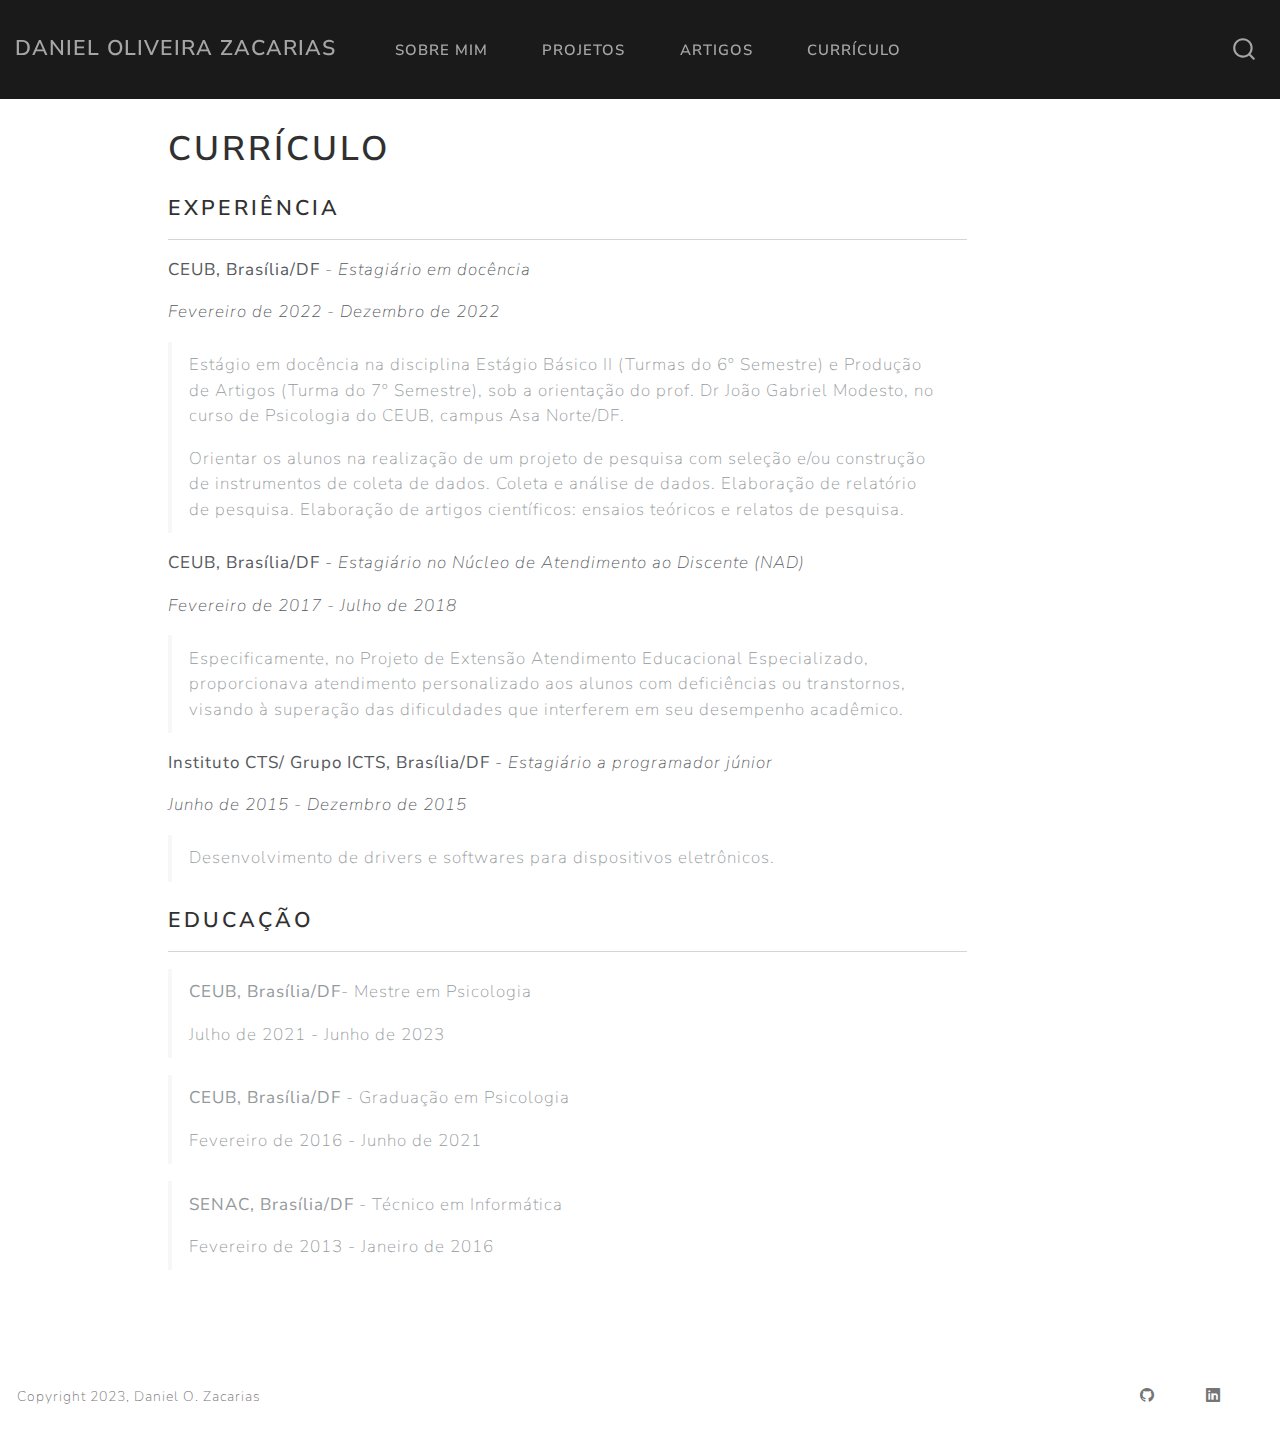
<file: docs/cv.html>
<!DOCTYPE html>
<html xmlns="http://www.w3.org/1999/xhtml" lang="pt" xml:lang="pt"><head>

<meta charset="utf-8">
<meta name="generator" content="quarto-1.3.433">

<meta name="viewport" content="width=device-width, initial-scale=1.0, user-scalable=yes">


<title>Daniel Oliveira Zacarias - Currículo</title>
<style>
code{white-space: pre-wrap;}
span.smallcaps{font-variant: small-caps;}
div.columns{display: flex; gap: min(4vw, 1.5em);}
div.column{flex: auto; overflow-x: auto;}
div.hanging-indent{margin-left: 1.5em; text-indent: -1.5em;}
ul.task-list{list-style: none;}
ul.task-list li input[type="checkbox"] {
  width: 0.8em;
  margin: 0 0.8em 0.2em -1em; /* quarto-specific, see https://github.com/quarto-dev/quarto-cli/issues/4556 */ 
  vertical-align: middle;
}
</style>


<script src="site_libs/quarto-nav/quarto-nav.js"></script>
<script src="site_libs/quarto-nav/headroom.min.js"></script>
<script src="site_libs/clipboard/clipboard.min.js"></script>
<script src="site_libs/quarto-search/autocomplete.umd.js"></script>
<script src="site_libs/quarto-search/fuse.min.js"></script>
<script src="site_libs/quarto-search/quarto-search.js"></script>
<meta name="quarto:offset" content="./">
<script src="site_libs/quarto-html/quarto.js"></script>
<script src="site_libs/quarto-html/popper.min.js"></script>
<script src="site_libs/quarto-html/tippy.umd.min.js"></script>
<script src="site_libs/quarto-html/anchor.min.js"></script>
<link href="site_libs/quarto-html/tippy.css" rel="stylesheet">
<link href="site_libs/quarto-html/quarto-syntax-highlighting.css" rel="stylesheet" id="quarto-text-highlighting-styles">
<script src="site_libs/bootstrap/bootstrap.min.js"></script>
<link href="site_libs/bootstrap/bootstrap-icons.css" rel="stylesheet">
<link href="site_libs/bootstrap/bootstrap.min.css" rel="stylesheet" id="quarto-bootstrap" data-mode="light">
<script id="quarto-search-options" type="application/json">{
  "location": "navbar",
  "copy-button": false,
  "collapse-after": 3,
  "panel-placement": "end",
  "type": "overlay",
  "limit": 20,
  "language": {
    "search-no-results-text": "Nenhum resultado",
    "search-matching-documents-text": "documentos correspondentes",
    "search-copy-link-title": "Copiar link para a busca",
    "search-hide-matches-text": "Esconder correspondências adicionais",
    "search-more-match-text": "mais correspondência neste documento",
    "search-more-matches-text": "mais correspondências neste documento",
    "search-clear-button-title": "Limpar",
    "search-detached-cancel-button-title": "Cancelar",
    "search-submit-button-title": "Enviar",
    "search-label": "Procurar"
  }
}</script>


<link rel="stylesheet" href="styles.css">
</head>

<body class="nav-fixed">

<div id="quarto-search-results"></div>
  <header id="quarto-header" class="headroom fixed-top">
    <nav class="navbar navbar-expand-lg navbar-dark ">
      <div class="navbar-container container-fluid">
      <div class="navbar-brand-container">
    <a class="navbar-brand" href="./index.html">
    <span class="navbar-title">Daniel Oliveira Zacarias</span>
    </a>
  </div>
            <div id="quarto-search" class="" title="Procurar"></div>
          <button class="navbar-toggler" type="button" data-bs-toggle="collapse" data-bs-target="#navbarCollapse" aria-controls="navbarCollapse" aria-expanded="false" aria-label="Alternar de navegação" onclick="if (window.quartoToggleHeadroom) { window.quartoToggleHeadroom(); }">
  <span class="navbar-toggler-icon"></span>
</button>
          <div class="collapse navbar-collapse" id="navbarCollapse">
            <ul class="navbar-nav navbar-nav-scroll me-auto">
  <li class="nav-item">
    <a class="nav-link" href="./index.html" rel="" target="">
 <span class="menu-text">Sobre mim</span></a>
  </li>  
  <li class="nav-item">
    <a class="nav-link" href="./blog.html" rel="" target="">
 <span class="menu-text">Projetos</span></a>
  </li>  
  <li class="nav-item">
    <a class="nav-link" href="./artigos.html" rel="" target="">
 <span class="menu-text">Artigos</span></a>
  </li>  
  <li class="nav-item">
    <a class="nav-link active" href="./cv.html" rel="" target="" aria-current="page">
 <span class="menu-text">Currículo</span></a>
  </li>  
</ul>
            <div class="quarto-navbar-tools ms-auto">
</div>
          </div> <!-- /navcollapse -->
      </div> <!-- /container-fluid -->
    </nav>
</header>
<!-- content -->
<div id="quarto-content" class="quarto-container page-columns page-rows-contents page-layout-article page-navbar">
<!-- sidebar -->
<!-- margin-sidebar -->
    <div id="quarto-margin-sidebar" class="sidebar margin-sidebar">
        
    </div>
<!-- main -->
<main class="content" id="quarto-document-content">

<header id="title-block-header" class="quarto-title-block default">
<div class="quarto-title">
<h1 class="title">Currículo</h1>
</div>



<div class="quarto-title-meta">

    
  
    
  </div>
  

</header>

<section id="experiência" class="level4">
<h4 class="anchored" data-anchor-id="experiência">Experiência</h4>
<hr>
<p><strong>CEUB, Brasília/DF</strong> <em>- Estagiário em docência</em></p>
<p><em>Fevereiro de 2022 - Dezembro de 2022</em></p>
<blockquote class="blockquote">
<p>Estágio em docência na disciplina Estágio Básico II (Turmas do 6º Semestre) e Produção de Artigos (Turma do 7º Semestre), sob a orientação do prof. Dr João Gabriel Modesto, no curso de Psicologia do CEUB, campus Asa Norte/DF.</p>
<p>Orientar os alunos na realização de um projeto de pesquisa com seleção e/ou construção de instrumentos de coleta de dados. Coleta e análise de dados. Elaboração de relatório de pesquisa. Elaboração de artigos científicos: ensaios teóricos e relatos de pesquisa.</p>
</blockquote>
<p><strong>CEUB, Brasília/DF</strong> - <em>Estagiário no Núcleo de Atendimento ao Discente (NAD)</em></p>
<p><em>Fevereiro de 2017 - Julho de 2018</em></p>
<blockquote class="blockquote">
<p>Especificamente, no Projeto de Extensão Atendimento Educacional Especializado, proporcionava atendimento personalizado aos alunos com deficiências ou transtornos, visando à superação das dificuldades que interferem em seu desempenho acadêmico.</p>
</blockquote>
<p><strong>Instituto CTS/ Grupo ICTS, Brasília/DF</strong> - <em>Estagiário a programador júnior</em></p>
<p><em>Junho de 2015 - Dezembro de 2015</em></p>
<blockquote class="blockquote">
<p>Desenvolvimento de drivers e softwares para dispositivos eletrônicos.</p>
</blockquote>
</section>
<section id="educação" class="level4">
<h4 class="anchored" data-anchor-id="educação">Educação</h4>
<hr>
<blockquote class="blockquote">
<p><strong>CEUB, Brasília/DF</strong>- Mestre em Psicologia</p>
<p>Julho de 2021 - Junho de 2023</p>
</blockquote>
<blockquote class="blockquote">
<p><strong>CEUB, Brasília/DF</strong> - Graduação em Psicologia</p>
<p>Fevereiro de 2016 - Junho de 2021</p>
</blockquote>
<blockquote class="blockquote">
<p><strong>SENAC, Brasília/DF</strong> - Técnico em Informática</p>
<p>Fevereiro de 2013 - Janeiro de 2016</p>
</blockquote>


</section>

</main> <!-- /main -->
<script id="quarto-html-after-body" type="application/javascript">
window.document.addEventListener("DOMContentLoaded", function (event) {
  const toggleBodyColorMode = (bsSheetEl) => {
    const mode = bsSheetEl.getAttribute("data-mode");
    const bodyEl = window.document.querySelector("body");
    if (mode === "dark") {
      bodyEl.classList.add("quarto-dark");
      bodyEl.classList.remove("quarto-light");
    } else {
      bodyEl.classList.add("quarto-light");
      bodyEl.classList.remove("quarto-dark");
    }
  }
  const toggleBodyColorPrimary = () => {
    const bsSheetEl = window.document.querySelector("link#quarto-bootstrap");
    if (bsSheetEl) {
      toggleBodyColorMode(bsSheetEl);
    }
  }
  toggleBodyColorPrimary();  
  const icon = "";
  const anchorJS = new window.AnchorJS();
  anchorJS.options = {
    placement: 'right',
    icon: icon
  };
  anchorJS.add('.anchored');
  const isCodeAnnotation = (el) => {
    for (const clz of el.classList) {
      if (clz.startsWith('code-annotation-')) {                     
        return true;
      }
    }
    return false;
  }
  const clipboard = new window.ClipboardJS('.code-copy-button', {
    text: function(trigger) {
      const codeEl = trigger.previousElementSibling.cloneNode(true);
      for (const childEl of codeEl.children) {
        if (isCodeAnnotation(childEl)) {
          childEl.remove();
        }
      }
      return codeEl.innerText;
    }
  });
  clipboard.on('success', function(e) {
    // button target
    const button = e.trigger;
    // don't keep focus
    button.blur();
    // flash "checked"
    button.classList.add('code-copy-button-checked');
    var currentTitle = button.getAttribute("title");
    button.setAttribute("title", "Copiada");
    let tooltip;
    if (window.bootstrap) {
      button.setAttribute("data-bs-toggle", "tooltip");
      button.setAttribute("data-bs-placement", "left");
      button.setAttribute("data-bs-title", "Copiada");
      tooltip = new bootstrap.Tooltip(button, 
        { trigger: "manual", 
          customClass: "code-copy-button-tooltip",
          offset: [0, -8]});
      tooltip.show();    
    }
    setTimeout(function() {
      if (tooltip) {
        tooltip.hide();
        button.removeAttribute("data-bs-title");
        button.removeAttribute("data-bs-toggle");
        button.removeAttribute("data-bs-placement");
      }
      button.setAttribute("title", currentTitle);
      button.classList.remove('code-copy-button-checked');
    }, 1000);
    // clear code selection
    e.clearSelection();
  });
  function tippyHover(el, contentFn) {
    const config = {
      allowHTML: true,
      content: contentFn,
      maxWidth: 500,
      delay: 100,
      arrow: false,
      appendTo: function(el) {
          return el.parentElement;
      },
      interactive: true,
      interactiveBorder: 10,
      theme: 'quarto',
      placement: 'bottom-start'
    };
    window.tippy(el, config); 
  }
  const noterefs = window.document.querySelectorAll('a[role="doc-noteref"]');
  for (var i=0; i<noterefs.length; i++) {
    const ref = noterefs[i];
    tippyHover(ref, function() {
      // use id or data attribute instead here
      let href = ref.getAttribute('data-footnote-href') || ref.getAttribute('href');
      try { href = new URL(href).hash; } catch {}
      const id = href.replace(/^#\/?/, "");
      const note = window.document.getElementById(id);
      return note.innerHTML;
    });
  }
      let selectedAnnoteEl;
      const selectorForAnnotation = ( cell, annotation) => {
        let cellAttr = 'data-code-cell="' + cell + '"';
        let lineAttr = 'data-code-annotation="' +  annotation + '"';
        const selector = 'span[' + cellAttr + '][' + lineAttr + ']';
        return selector;
      }
      const selectCodeLines = (annoteEl) => {
        const doc = window.document;
        const targetCell = annoteEl.getAttribute("data-target-cell");
        const targetAnnotation = annoteEl.getAttribute("data-target-annotation");
        const annoteSpan = window.document.querySelector(selectorForAnnotation(targetCell, targetAnnotation));
        const lines = annoteSpan.getAttribute("data-code-lines").split(",");
        const lineIds = lines.map((line) => {
          return targetCell + "-" + line;
        })
        let top = null;
        let height = null;
        let parent = null;
        if (lineIds.length > 0) {
            //compute the position of the single el (top and bottom and make a div)
            const el = window.document.getElementById(lineIds[0]);
            top = el.offsetTop;
            height = el.offsetHeight;
            parent = el.parentElement.parentElement;
          if (lineIds.length > 1) {
            const lastEl = window.document.getElementById(lineIds[lineIds.length - 1]);
            const bottom = lastEl.offsetTop + lastEl.offsetHeight;
            height = bottom - top;
          }
          if (top !== null && height !== null && parent !== null) {
            // cook up a div (if necessary) and position it 
            let div = window.document.getElementById("code-annotation-line-highlight");
            if (div === null) {
              div = window.document.createElement("div");
              div.setAttribute("id", "code-annotation-line-highlight");
              div.style.position = 'absolute';
              parent.appendChild(div);
            }
            div.style.top = top - 2 + "px";
            div.style.height = height + 4 + "px";
            let gutterDiv = window.document.getElementById("code-annotation-line-highlight-gutter");
            if (gutterDiv === null) {
              gutterDiv = window.document.createElement("div");
              gutterDiv.setAttribute("id", "code-annotation-line-highlight-gutter");
              gutterDiv.style.position = 'absolute';
              const codeCell = window.document.getElementById(targetCell);
              const gutter = codeCell.querySelector('.code-annotation-gutter');
              gutter.appendChild(gutterDiv);
            }
            gutterDiv.style.top = top - 2 + "px";
            gutterDiv.style.height = height + 4 + "px";
          }
          selectedAnnoteEl = annoteEl;
        }
      };
      const unselectCodeLines = () => {
        const elementsIds = ["code-annotation-line-highlight", "code-annotation-line-highlight-gutter"];
        elementsIds.forEach((elId) => {
          const div = window.document.getElementById(elId);
          if (div) {
            div.remove();
          }
        });
        selectedAnnoteEl = undefined;
      };
      // Attach click handler to the DT
      const annoteDls = window.document.querySelectorAll('dt[data-target-cell]');
      for (const annoteDlNode of annoteDls) {
        annoteDlNode.addEventListener('click', (event) => {
          const clickedEl = event.target;
          if (clickedEl !== selectedAnnoteEl) {
            unselectCodeLines();
            const activeEl = window.document.querySelector('dt[data-target-cell].code-annotation-active');
            if (activeEl) {
              activeEl.classList.remove('code-annotation-active');
            }
            selectCodeLines(clickedEl);
            clickedEl.classList.add('code-annotation-active');
          } else {
            // Unselect the line
            unselectCodeLines();
            clickedEl.classList.remove('code-annotation-active');
          }
        });
      }
  const findCites = (el) => {
    const parentEl = el.parentElement;
    if (parentEl) {
      const cites = parentEl.dataset.cites;
      if (cites) {
        return {
          el,
          cites: cites.split(' ')
        };
      } else {
        return findCites(el.parentElement)
      }
    } else {
      return undefined;
    }
  };
  var bibliorefs = window.document.querySelectorAll('a[role="doc-biblioref"]');
  for (var i=0; i<bibliorefs.length; i++) {
    const ref = bibliorefs[i];
    const citeInfo = findCites(ref);
    if (citeInfo) {
      tippyHover(citeInfo.el, function() {
        var popup = window.document.createElement('div');
        citeInfo.cites.forEach(function(cite) {
          var citeDiv = window.document.createElement('div');
          citeDiv.classList.add('hanging-indent');
          citeDiv.classList.add('csl-entry');
          var biblioDiv = window.document.getElementById('ref-' + cite);
          if (biblioDiv) {
            citeDiv.innerHTML = biblioDiv.innerHTML;
          }
          popup.appendChild(citeDiv);
        });
        return popup.innerHTML;
      });
    }
  }
});
</script>
</div> <!-- /content -->
<footer class="footer">
  <div class="nav-footer">
    <div class="nav-footer-left">Copyright 2023, Daniel O. Zacarias</div>   
    <div class="nav-footer-center">
      &nbsp;
    </div>
    <div class="nav-footer-right">
      <ul class="footer-items list-unstyled">
    <li class="nav-item compact">
    <a class="nav-link" href="https://github.com/indeeddanielzac">
      <i class="bi bi-github" role="img">
</i> 
    </a>
  </li>  
    <li class="nav-item compact">
    <a class="nav-link" href="https://www.linkedin.com/in/daniel-oliveira-zacarias-1a9626180/">
      <i class="bi bi-linkedin" role="img">
</i> 
    </a>
  </li>  
</ul>
    </div>
  </div>
</footer>



</body></html>
</file>
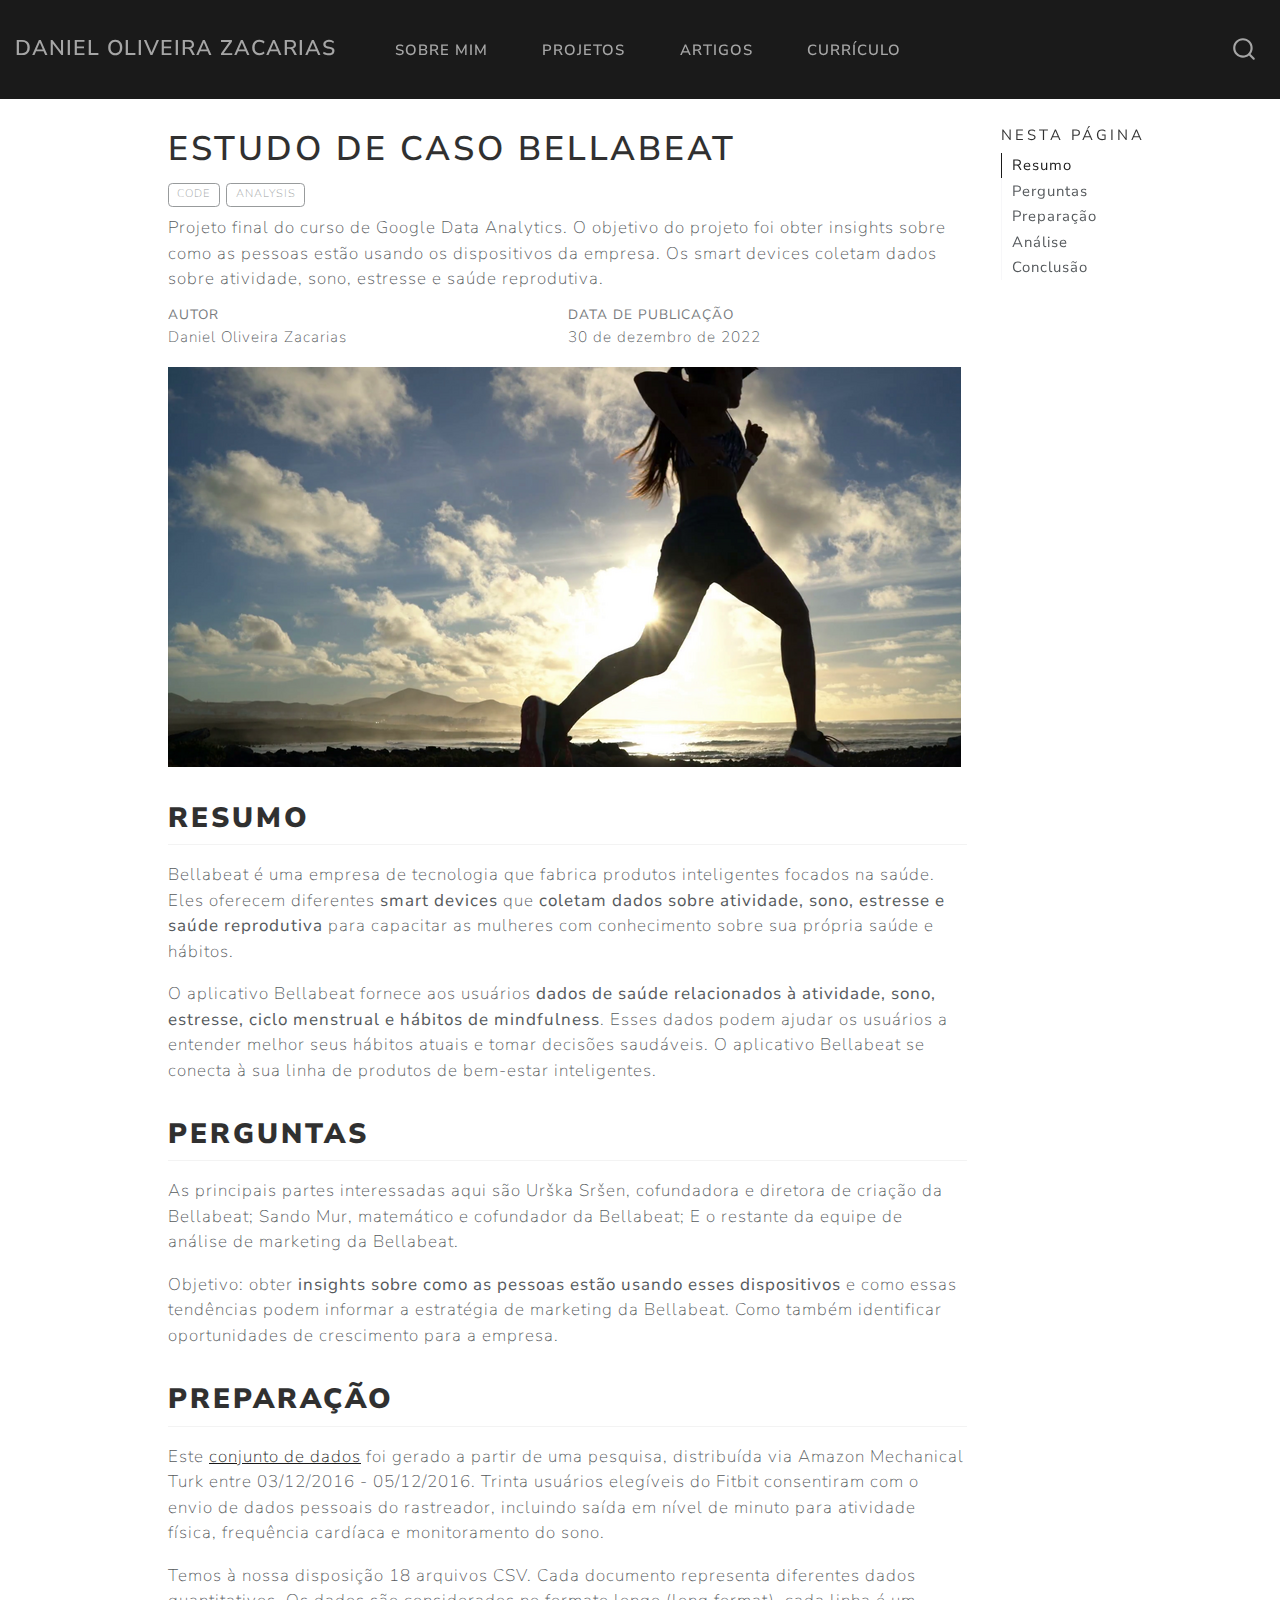
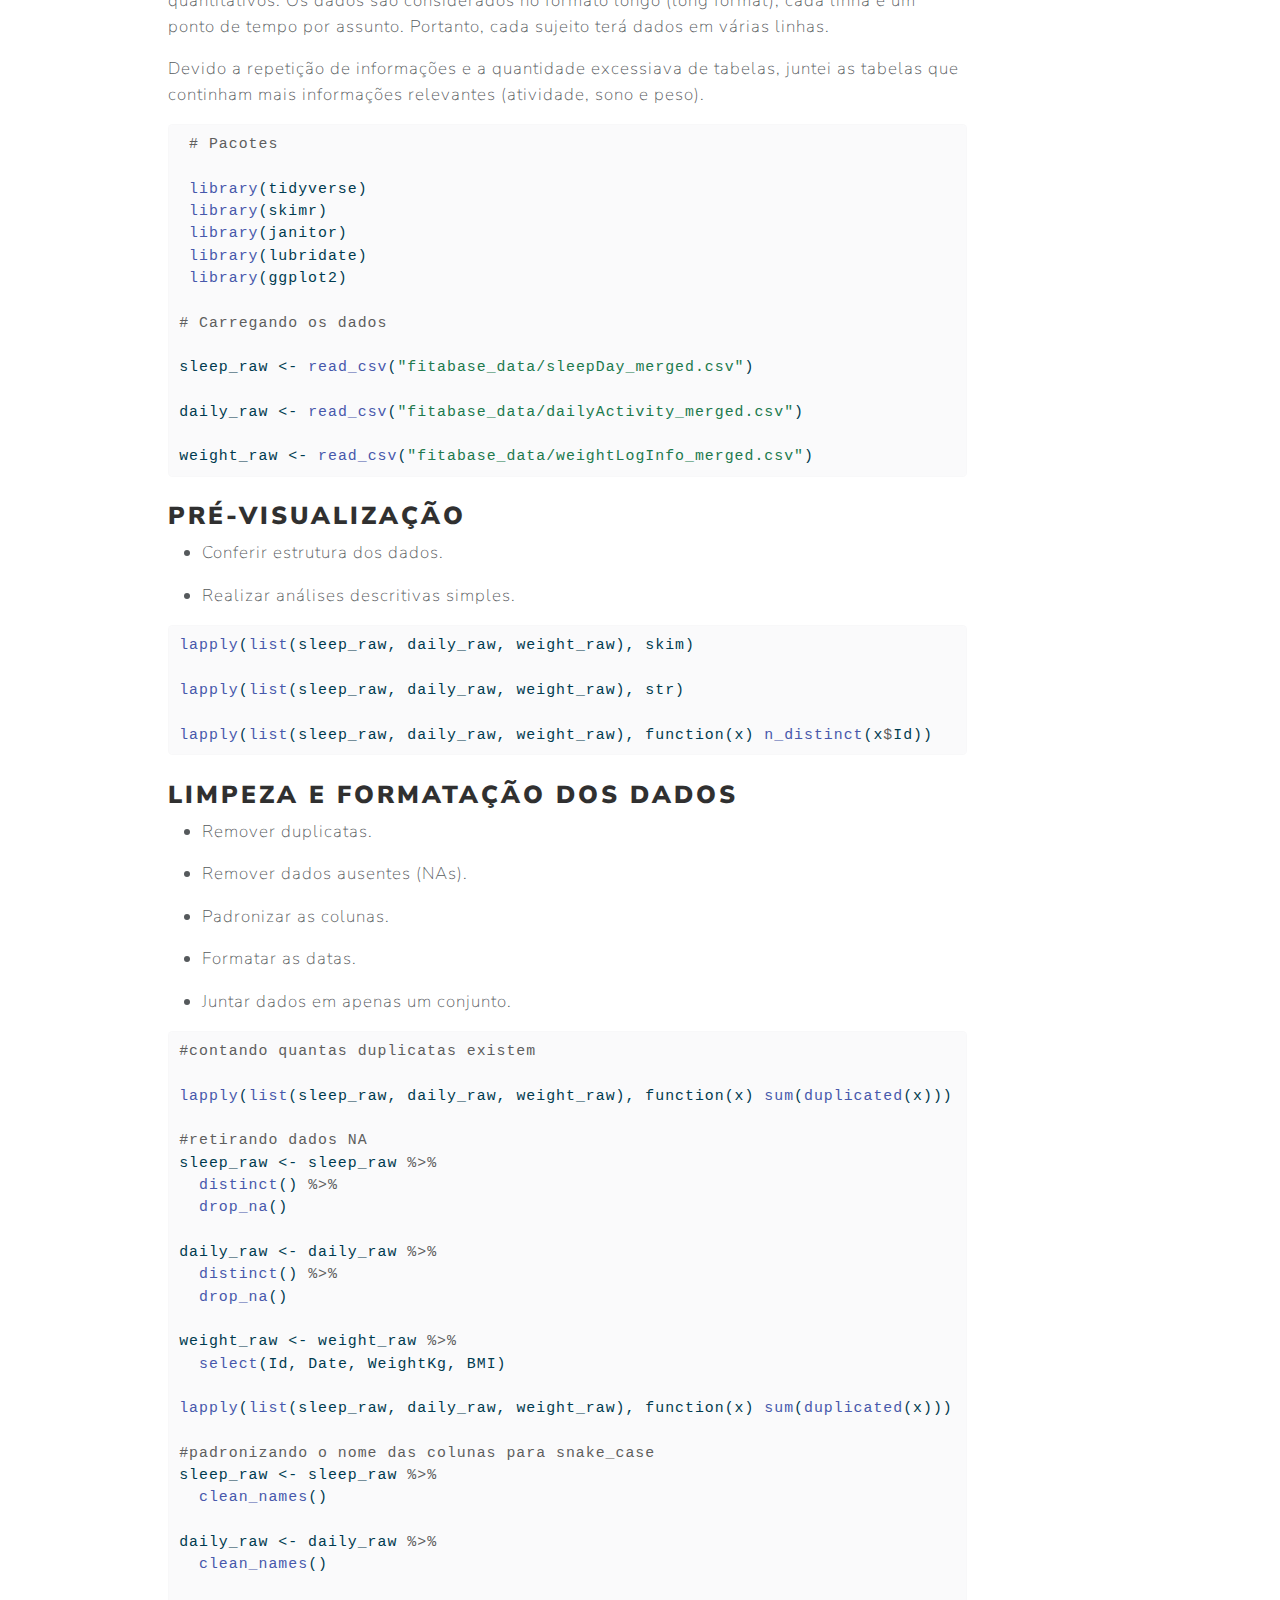
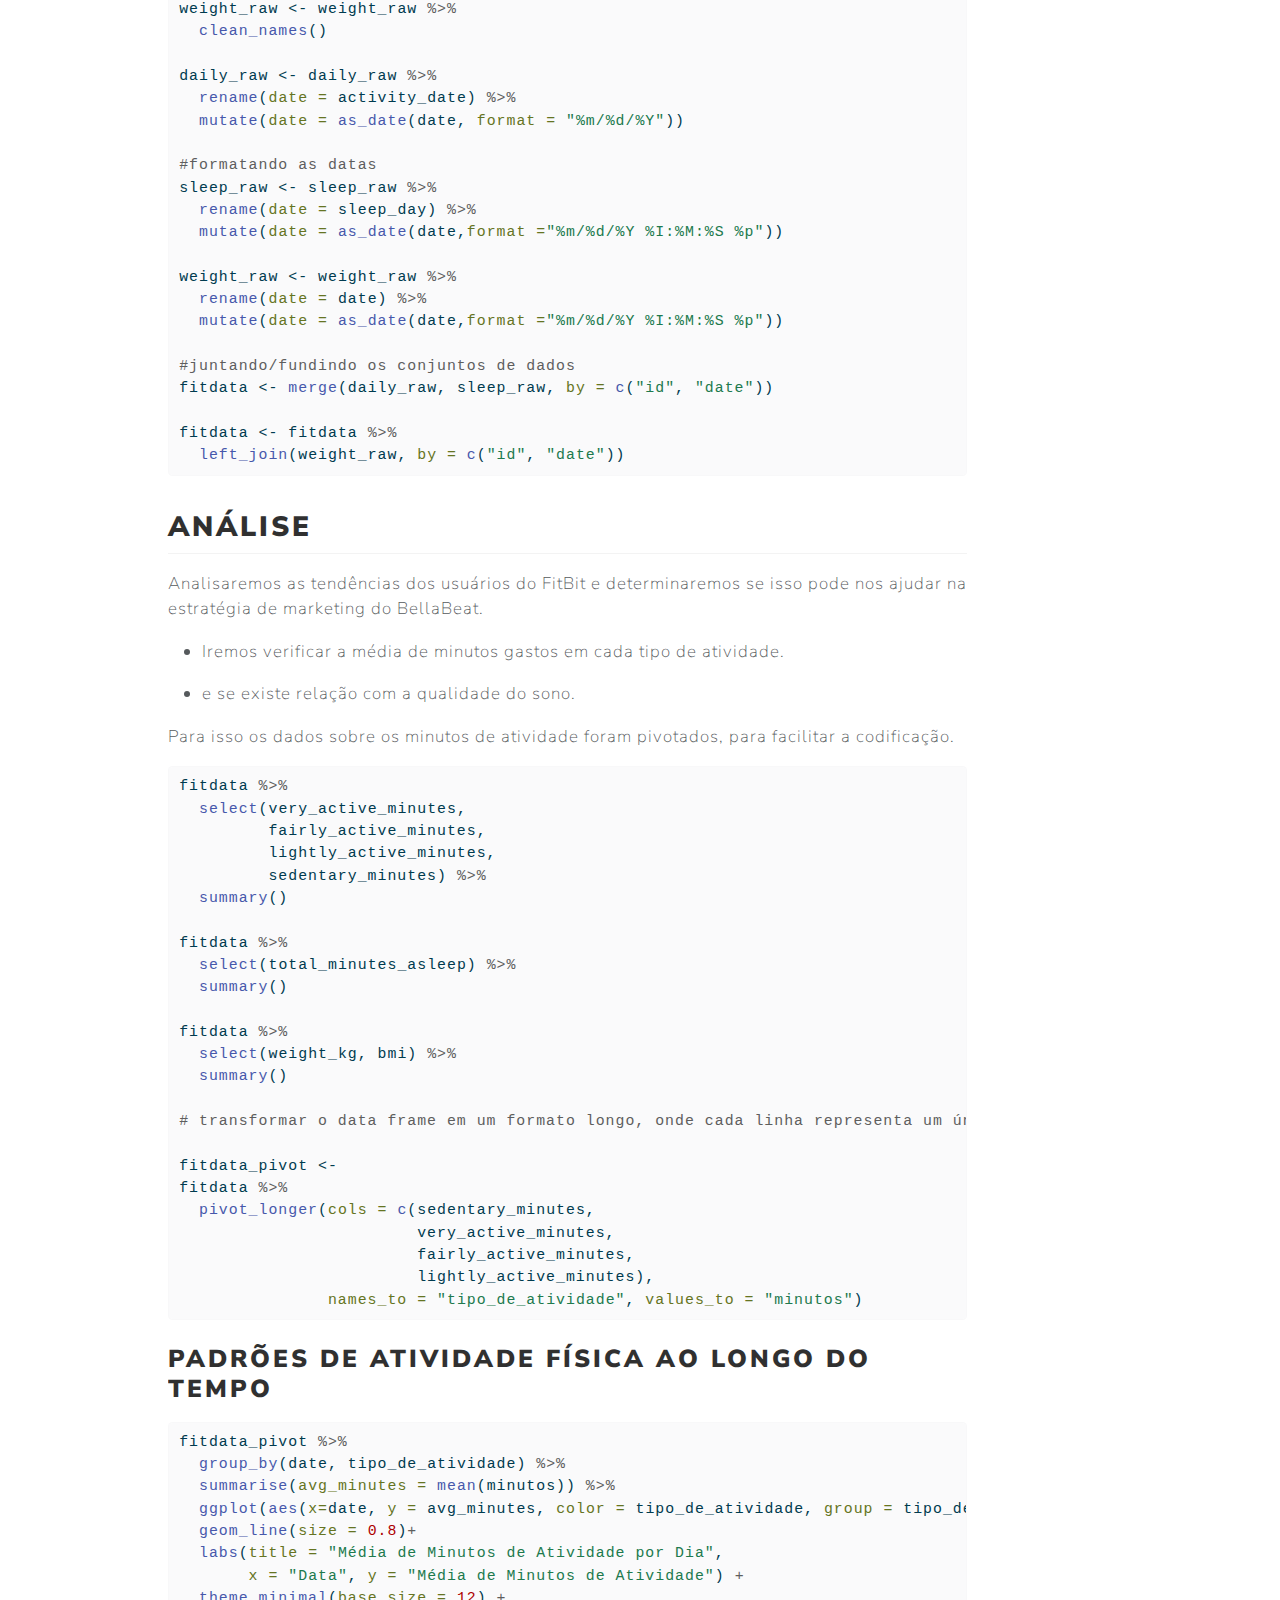
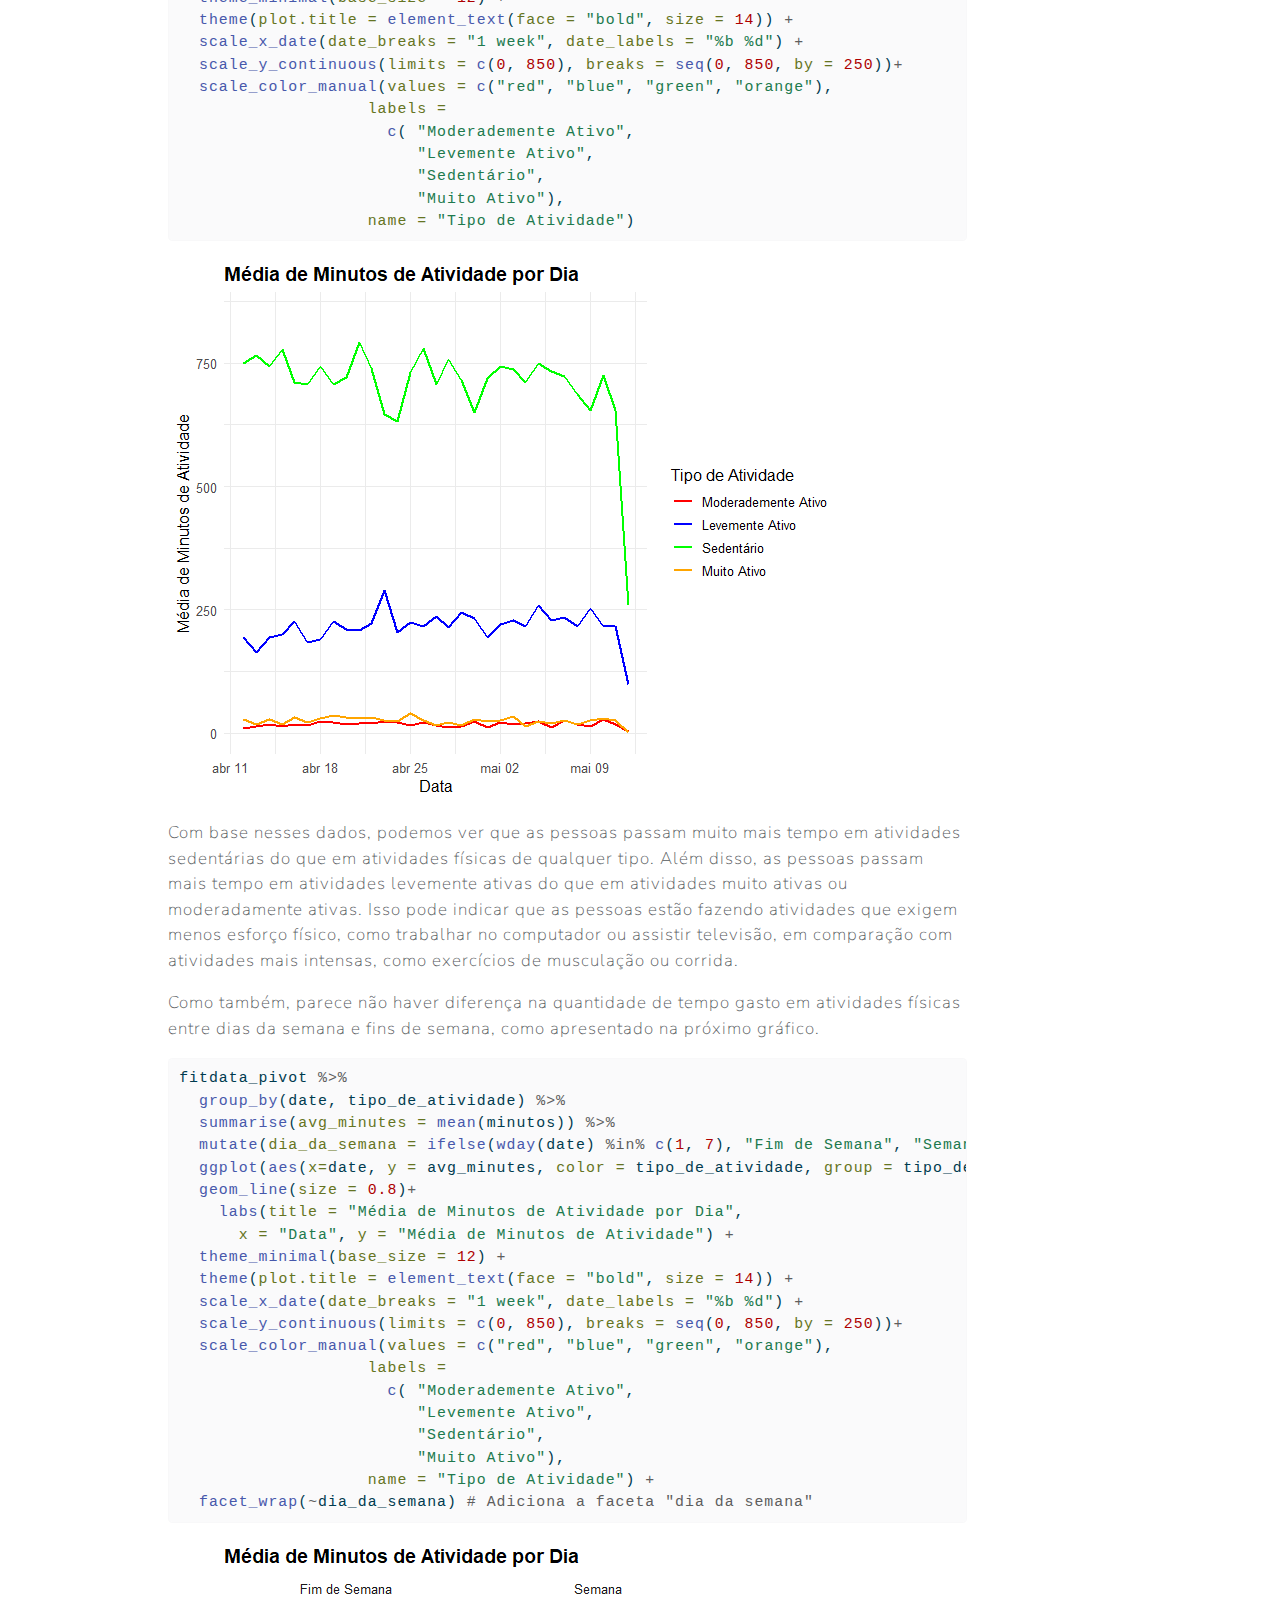
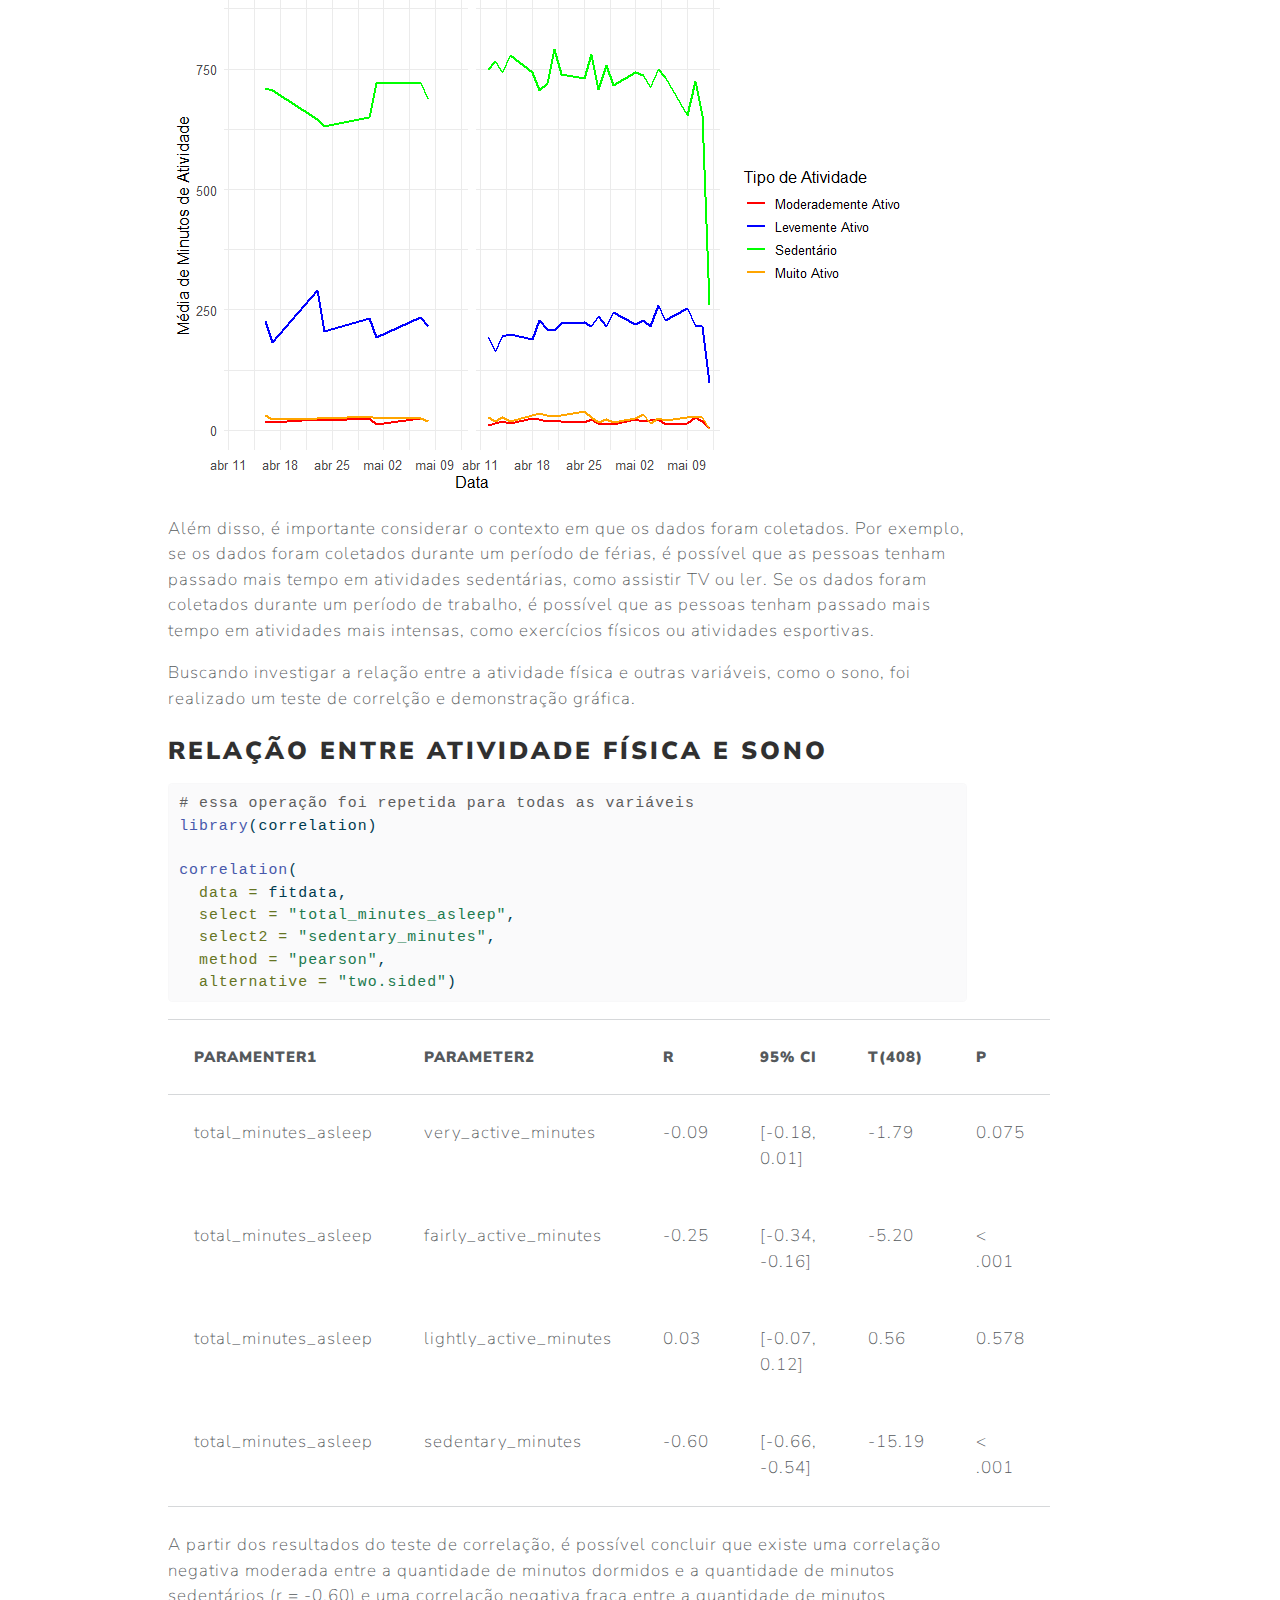
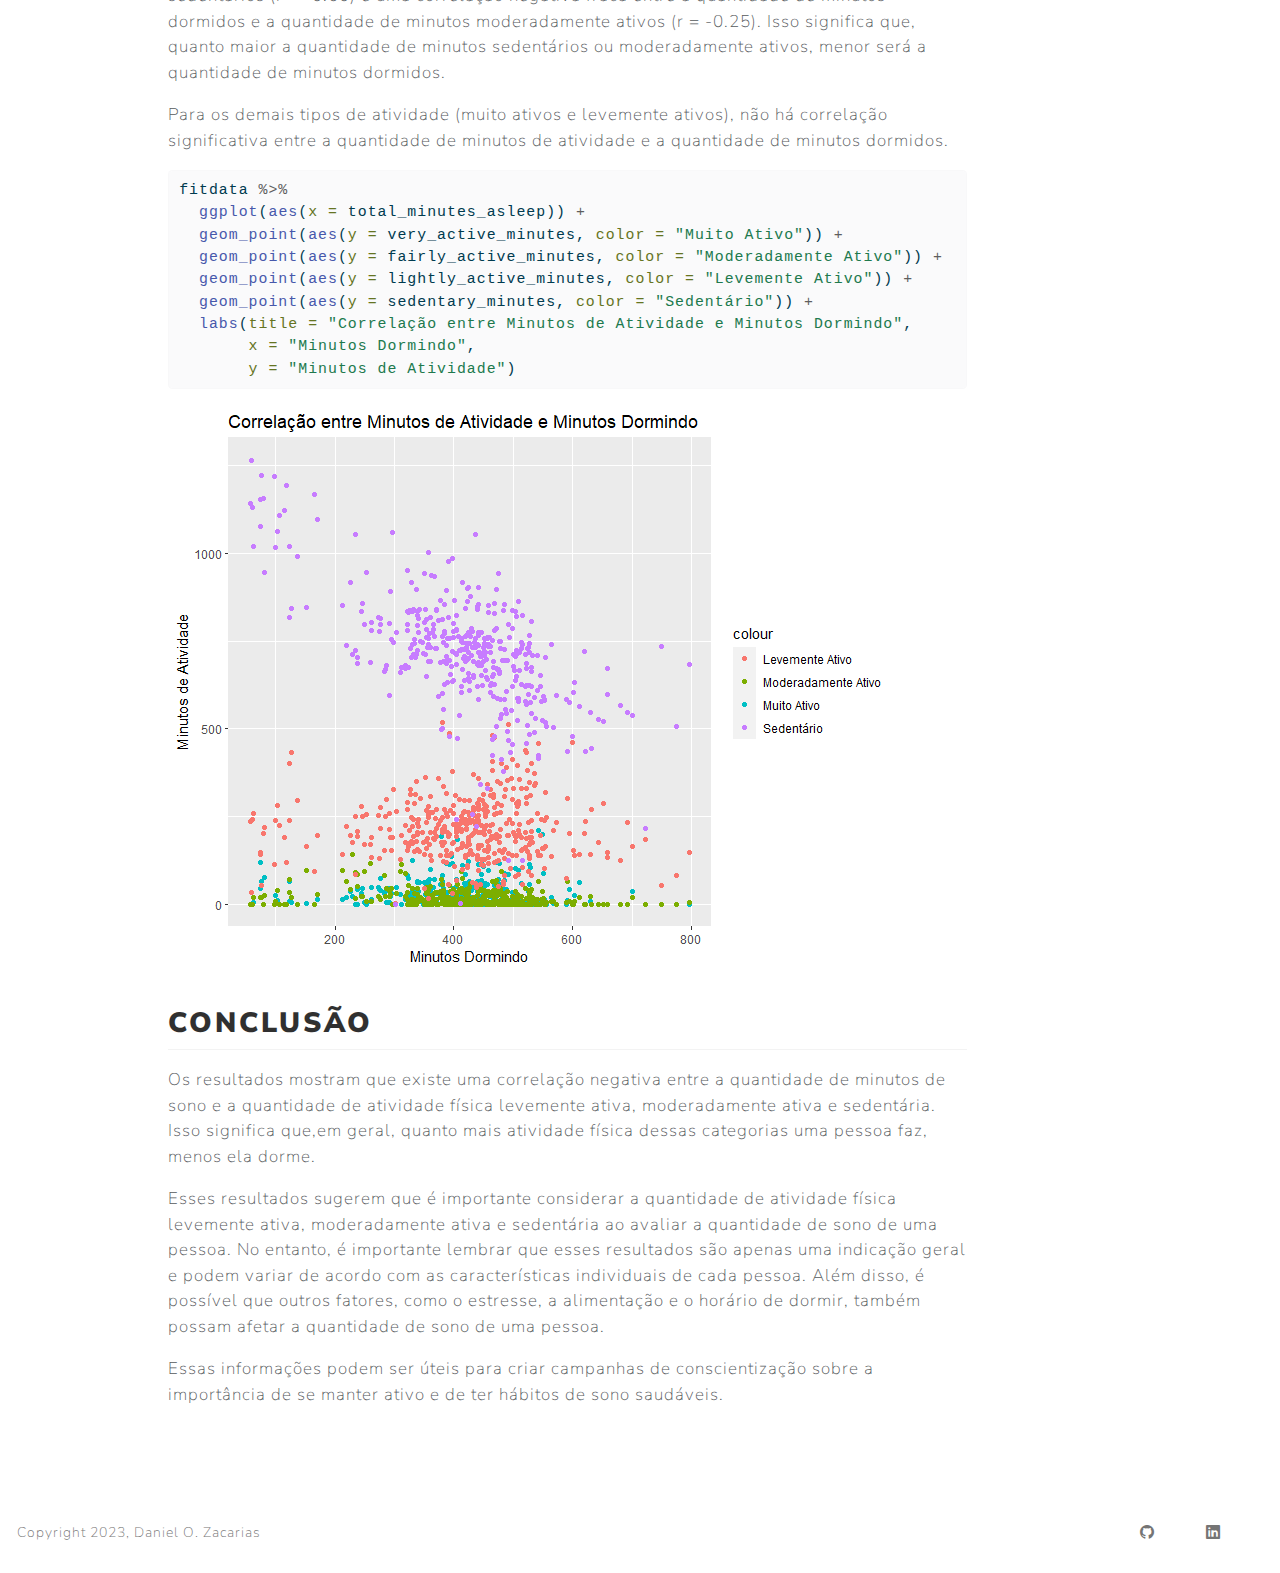
<file: docs/posts/google_analytic.html>
<!DOCTYPE html>
<html xmlns="http://www.w3.org/1999/xhtml" lang="pt" xml:lang="pt"><head>

<meta charset="utf-8">
<meta name="generator" content="quarto-1.3.433">

<meta name="viewport" content="width=device-width, initial-scale=1.0, user-scalable=yes">

<meta name="author" content="Daniel Oliveira Zacarias">
<meta name="description" content="Projeto final do curso de Google Data Analytics. O objetivo do projeto foi obter insights sobre como as pessoas estão usando os dispositivos da empresa. Os smart devices coletam dados sobre atividade, sono, estresse e saúde reprodutiva.">

<title>Daniel Oliveira Zacarias - Estudo de Caso Bellabeat</title>
<style>
code{white-space: pre-wrap;}
span.smallcaps{font-variant: small-caps;}
div.columns{display: flex; gap: min(4vw, 1.5em);}
div.column{flex: auto; overflow-x: auto;}
div.hanging-indent{margin-left: 1.5em; text-indent: -1.5em;}
ul.task-list{list-style: none;}
ul.task-list li input[type="checkbox"] {
  width: 0.8em;
  margin: 0 0.8em 0.2em -1em; /* quarto-specific, see https://github.com/quarto-dev/quarto-cli/issues/4556 */ 
  vertical-align: middle;
}
/* CSS for syntax highlighting */
pre > code.sourceCode { white-space: pre; position: relative; }
pre > code.sourceCode > span { display: inline-block; line-height: 1.25; }
pre > code.sourceCode > span:empty { height: 1.2em; }
.sourceCode { overflow: visible; }
code.sourceCode > span { color: inherit; text-decoration: inherit; }
div.sourceCode { margin: 1em 0; }
pre.sourceCode { margin: 0; }
@media screen {
div.sourceCode { overflow: auto; }
}
@media print {
pre > code.sourceCode { white-space: pre-wrap; }
pre > code.sourceCode > span { text-indent: -5em; padding-left: 5em; }
}
pre.numberSource code
  { counter-reset: source-line 0; }
pre.numberSource code > span
  { position: relative; left: -4em; counter-increment: source-line; }
pre.numberSource code > span > a:first-child::before
  { content: counter(source-line);
    position: relative; left: -1em; text-align: right; vertical-align: baseline;
    border: none; display: inline-block;
    -webkit-touch-callout: none; -webkit-user-select: none;
    -khtml-user-select: none; -moz-user-select: none;
    -ms-user-select: none; user-select: none;
    padding: 0 4px; width: 4em;
  }
pre.numberSource { margin-left: 3em;  padding-left: 4px; }
div.sourceCode
  {   }
@media screen {
pre > code.sourceCode > span > a:first-child::before { text-decoration: underline; }
}
</style>


<script src="../site_libs/quarto-nav/quarto-nav.js"></script>
<script src="../site_libs/quarto-nav/headroom.min.js"></script>
<script src="../site_libs/clipboard/clipboard.min.js"></script>
<script src="../site_libs/quarto-search/autocomplete.umd.js"></script>
<script src="../site_libs/quarto-search/fuse.min.js"></script>
<script src="../site_libs/quarto-search/quarto-search.js"></script>
<meta name="quarto:offset" content="../">
<script src="../site_libs/quarto-html/quarto.js"></script>
<script src="../site_libs/quarto-html/popper.min.js"></script>
<script src="../site_libs/quarto-html/tippy.umd.min.js"></script>
<script src="../site_libs/quarto-html/anchor.min.js"></script>
<link href="../site_libs/quarto-html/tippy.css" rel="stylesheet">
<link href="../site_libs/quarto-html/quarto-syntax-highlighting.css" rel="stylesheet" id="quarto-text-highlighting-styles">
<script src="../site_libs/bootstrap/bootstrap.min.js"></script>
<link href="../site_libs/bootstrap/bootstrap-icons.css" rel="stylesheet">
<link href="../site_libs/bootstrap/bootstrap.min.css" rel="stylesheet" id="quarto-bootstrap" data-mode="light">
<script id="quarto-search-options" type="application/json">{
  "location": "navbar",
  "copy-button": false,
  "collapse-after": 3,
  "panel-placement": "end",
  "type": "overlay",
  "limit": 20,
  "language": {
    "search-no-results-text": "Nenhum resultado",
    "search-matching-documents-text": "documentos correspondentes",
    "search-copy-link-title": "Copiar link para a busca",
    "search-hide-matches-text": "Esconder correspondências adicionais",
    "search-more-match-text": "mais correspondência neste documento",
    "search-more-matches-text": "mais correspondências neste documento",
    "search-clear-button-title": "Limpar",
    "search-detached-cancel-button-title": "Cancelar",
    "search-submit-button-title": "Enviar",
    "search-label": "Procurar"
  }
}</script>


<link rel="stylesheet" href="../styles.css">
</head>

<body class="nav-fixed">

<div id="quarto-search-results"></div>
  <header id="quarto-header" class="headroom fixed-top">
    <nav class="navbar navbar-expand-lg navbar-dark ">
      <div class="navbar-container container-fluid">
      <div class="navbar-brand-container">
    <a class="navbar-brand" href="../index.html">
    <span class="navbar-title">Daniel Oliveira Zacarias</span>
    </a>
  </div>
            <div id="quarto-search" class="" title="Procurar"></div>
          <button class="navbar-toggler" type="button" data-bs-toggle="collapse" data-bs-target="#navbarCollapse" aria-controls="navbarCollapse" aria-expanded="false" aria-label="Alternar de navegação" onclick="if (window.quartoToggleHeadroom) { window.quartoToggleHeadroom(); }">
  <span class="navbar-toggler-icon"></span>
</button>
          <div class="collapse navbar-collapse" id="navbarCollapse">
            <ul class="navbar-nav navbar-nav-scroll me-auto">
  <li class="nav-item">
    <a class="nav-link" href="../index.html" rel="" target="">
 <span class="menu-text">Sobre mim</span></a>
  </li>  
  <li class="nav-item">
    <a class="nav-link" href="../blog.html" rel="" target="">
 <span class="menu-text">Projetos</span></a>
  </li>  
  <li class="nav-item">
    <a class="nav-link" href="../artigos.html" rel="" target="">
 <span class="menu-text">Artigos</span></a>
  </li>  
  <li class="nav-item">
    <a class="nav-link" href="../cv.html" rel="" target="">
 <span class="menu-text">Currículo</span></a>
  </li>  
</ul>
            <div class="quarto-navbar-tools ms-auto">
</div>
          </div> <!-- /navcollapse -->
      </div> <!-- /container-fluid -->
    </nav>
</header>
<!-- content -->
<div id="quarto-content" class="quarto-container page-columns page-rows-contents page-layout-article page-navbar">
<!-- sidebar -->
<!-- margin-sidebar -->
    <div id="quarto-margin-sidebar" class="sidebar margin-sidebar">
        <nav id="TOC" role="doc-toc" class="toc-active">
    <h2 id="toc-title">Nesta página</h2>
   
  <ul>
  <li><a href="#resumo" id="toc-resumo" class="nav-link active" data-scroll-target="#resumo"><strong>Resumo</strong></a></li>
  <li><a href="#perguntas" id="toc-perguntas" class="nav-link" data-scroll-target="#perguntas"><strong>Perguntas</strong></a></li>
  <li><a href="#preparação" id="toc-preparação" class="nav-link" data-scroll-target="#preparação"><strong>Preparação</strong></a>
  <ul class="collapse">
  <li><a href="#pré-visualização" id="toc-pré-visualização" class="nav-link" data-scroll-target="#pré-visualização"><strong>Pré-visualização</strong></a></li>
  <li><a href="#limpeza-e-formatação-dos-dados" id="toc-limpeza-e-formatação-dos-dados" class="nav-link" data-scroll-target="#limpeza-e-formatação-dos-dados"><strong>Limpeza e formatação dos dados</strong></a></li>
  </ul></li>
  <li><a href="#análise" id="toc-análise" class="nav-link" data-scroll-target="#análise"><strong>Análise</strong></a>
  <ul class="collapse">
  <li><a href="#padrões-de-atividade-física-ao-longo-do-tempo" id="toc-padrões-de-atividade-física-ao-longo-do-tempo" class="nav-link" data-scroll-target="#padrões-de-atividade-física-ao-longo-do-tempo"><strong>Padrões de Atividade Física ao Longo do Tempo</strong></a></li>
  <li><a href="#relação-entre-atividade-física-e-sono" id="toc-relação-entre-atividade-física-e-sono" class="nav-link" data-scroll-target="#relação-entre-atividade-física-e-sono"><strong>Relação entre Atividade Física e Sono</strong></a></li>
  </ul></li>
  <li><a href="#conclusão" id="toc-conclusão" class="nav-link" data-scroll-target="#conclusão"><strong>Conclusão</strong></a></li>
  </ul>
</nav>
    </div>
<!-- main -->
<main class="content" id="quarto-document-content">

<header id="title-block-header" class="quarto-title-block default">
<div class="quarto-title">
<h1 class="title">Estudo de Caso Bellabeat</h1>
  <div class="quarto-categories">
    <div class="quarto-category">code</div>
    <div class="quarto-category">analysis</div>
  </div>
  </div>

<div>
  <div class="description">
    Projeto final do curso de Google Data Analytics. O objetivo do projeto foi obter insights sobre como as pessoas estão usando os dispositivos da empresa. Os smart devices coletam dados sobre atividade, sono, estresse e saúde reprodutiva.
  </div>
</div>


<div class="quarto-title-meta">

    <div>
    <div class="quarto-title-meta-heading">Autor</div>
    <div class="quarto-title-meta-contents">
             <p>Daniel Oliveira Zacarias </p>
          </div>
  </div>
    
    <div>
    <div class="quarto-title-meta-heading">Data de Publicação</div>
    <div class="quarto-title-meta-contents">
      <p class="date">30 de dezembro de 2022</p>
    </div>
  </div>
  
    
  </div>
  

</header>

<p><img src="images/bellabit/running.png" class="img-fluid"></p>
<section id="resumo" class="level2">
<h2 class="anchored" data-anchor-id="resumo"><strong>Resumo</strong></h2>
<p>Bellabeat é uma empresa de tecnologia que fabrica produtos inteligentes focados na saúde. Eles oferecem diferentes <strong>smart devices</strong> que <strong>coletam dados sobre atividade, sono, estresse e saúde reprodutiva</strong> para capacitar as mulheres com conhecimento sobre sua própria saúde e hábitos.</p>
<p>O aplicativo Bellabeat fornece aos usuários <strong>dados de saúde relacionados à atividade, sono, estresse, ciclo menstrual e hábitos de mindfulness</strong>. Esses dados podem ajudar os usuários a entender melhor seus hábitos atuais e tomar decisões saudáveis. O aplicativo Bellabeat se conecta à sua linha de produtos de bem-estar inteligentes.</p>
</section>
<section id="perguntas" class="level2">
<h2 class="anchored" data-anchor-id="perguntas"><strong>Perguntas</strong></h2>
<p>As principais partes interessadas aqui são Urška Sršen, cofundadora e diretora de criação da Bellabeat; Sando Mur, matemático e cofundador da Bellabeat; E o restante da equipe de análise de marketing da Bellabeat.</p>
<p>Objetivo: obter <strong>insights sobre como as pessoas estão usando esses dispositivos</strong> e como essas tendências podem informar a estratégia de marketing da Bellabeat. Como também identificar oportunidades de crescimento para a empresa.</p>
</section>
<section id="preparação" class="level2">
<h2 class="anchored" data-anchor-id="preparação"><strong>Preparação</strong></h2>
<p>Este <a href="https://www.kaggle.com/datasets/arashnic/fitbit">conjunto de dados</a> foi gerado a partir de uma pesquisa, distribuída via Amazon Mechanical Turk entre 03/12/2016 - 05/12/2016. Trinta usuários elegíveis do Fitbit consentiram com o envio de dados pessoais do rastreador, incluindo saída em nível de minuto para atividade física, frequência cardíaca e monitoramento do sono.</p>
<p>Temos à nossa disposição 18 arquivos CSV. Cada documento representa diferentes dados quantitativos. Os dados são considerados no formato longo (long format), cada linha é um ponto de tempo por assunto. Portanto, cada sujeito terá dados em várias linhas.</p>
<p>Devido a repetição de informações e a quantidade excessiava de tabelas, juntei as tabelas que continham mais informações relevantes (atividade, sono e peso).</p>
<div class="sourceCode" id="cb1"><pre class="sourceCode r code-with-copy"><code class="sourceCode r"><span id="cb1-1"><a href="#cb1-1" aria-hidden="true" tabindex="-1"></a> <span class="co"># Pacotes</span></span>
<span id="cb1-2"><a href="#cb1-2" aria-hidden="true" tabindex="-1"></a> </span>
<span id="cb1-3"><a href="#cb1-3" aria-hidden="true" tabindex="-1"></a> <span class="fu">library</span>(tidyverse) </span>
<span id="cb1-4"><a href="#cb1-4" aria-hidden="true" tabindex="-1"></a> <span class="fu">library</span>(skimr) </span>
<span id="cb1-5"><a href="#cb1-5" aria-hidden="true" tabindex="-1"></a> <span class="fu">library</span>(janitor) </span>
<span id="cb1-6"><a href="#cb1-6" aria-hidden="true" tabindex="-1"></a> <span class="fu">library</span>(lubridate) </span>
<span id="cb1-7"><a href="#cb1-7" aria-hidden="true" tabindex="-1"></a> <span class="fu">library</span>(ggplot2)</span>
<span id="cb1-8"><a href="#cb1-8" aria-hidden="true" tabindex="-1"></a></span>
<span id="cb1-9"><a href="#cb1-9" aria-hidden="true" tabindex="-1"></a><span class="co"># Carregando os dados</span></span>
<span id="cb1-10"><a href="#cb1-10" aria-hidden="true" tabindex="-1"></a></span>
<span id="cb1-11"><a href="#cb1-11" aria-hidden="true" tabindex="-1"></a>sleep_raw <span class="ot">&lt;-</span> <span class="fu">read_csv</span>(<span class="st">"fitabase_data/sleepDay_merged.csv"</span>) </span>
<span id="cb1-12"><a href="#cb1-12" aria-hidden="true" tabindex="-1"></a></span>
<span id="cb1-13"><a href="#cb1-13" aria-hidden="true" tabindex="-1"></a>daily_raw <span class="ot">&lt;-</span> <span class="fu">read_csv</span>(<span class="st">"fitabase_data/dailyActivity_merged.csv"</span>) </span>
<span id="cb1-14"><a href="#cb1-14" aria-hidden="true" tabindex="-1"></a></span>
<span id="cb1-15"><a href="#cb1-15" aria-hidden="true" tabindex="-1"></a>weight_raw <span class="ot">&lt;-</span> <span class="fu">read_csv</span>(<span class="st">"fitabase_data/weightLogInfo_merged.csv"</span>) </span></code><button title="Copiar para a área de transferência" class="code-copy-button"><i class="bi"></i></button></pre></div>
<section id="pré-visualização" class="level3">
<h3 class="anchored" data-anchor-id="pré-visualização"><strong>Pré-visualização</strong></h3>
<ul>
<li><p>Conferir estrutura dos dados.</p></li>
<li><p>Realizar análises descritivas simples.</p></li>
</ul>
<div class="sourceCode" id="cb2"><pre class="sourceCode r code-with-copy"><code class="sourceCode r"><span id="cb2-1"><a href="#cb2-1" aria-hidden="true" tabindex="-1"></a><span class="fu">lapply</span>(<span class="fu">list</span>(sleep_raw, daily_raw, weight_raw), skim)</span>
<span id="cb2-2"><a href="#cb2-2" aria-hidden="true" tabindex="-1"></a></span>
<span id="cb2-3"><a href="#cb2-3" aria-hidden="true" tabindex="-1"></a><span class="fu">lapply</span>(<span class="fu">list</span>(sleep_raw, daily_raw, weight_raw), str)</span>
<span id="cb2-4"><a href="#cb2-4" aria-hidden="true" tabindex="-1"></a></span>
<span id="cb2-5"><a href="#cb2-5" aria-hidden="true" tabindex="-1"></a><span class="fu">lapply</span>(<span class="fu">list</span>(sleep_raw, daily_raw, weight_raw), <span class="cf">function</span>(x) <span class="fu">n_distinct</span>(x<span class="sc">$</span>Id))</span></code><button title="Copiar para a área de transferência" class="code-copy-button"><i class="bi"></i></button></pre></div>
</section>
<section id="limpeza-e-formatação-dos-dados" class="level3">
<h3 class="anchored" data-anchor-id="limpeza-e-formatação-dos-dados"><strong>Limpeza e formatação dos dados</strong></h3>
<ul>
<li><p>Remover duplicatas.</p></li>
<li><p>Remover dados ausentes (NAs).</p></li>
<li><p>Padronizar as colunas.</p></li>
<li><p>Formatar as datas.</p></li>
<li><p>Juntar dados em apenas um conjunto.</p></li>
</ul>
<div class="sourceCode" id="cb3"><pre class="sourceCode r code-with-copy"><code class="sourceCode r"><span id="cb3-1"><a href="#cb3-1" aria-hidden="true" tabindex="-1"></a><span class="co">#contando quantas duplicatas existem</span></span>
<span id="cb3-2"><a href="#cb3-2" aria-hidden="true" tabindex="-1"></a></span>
<span id="cb3-3"><a href="#cb3-3" aria-hidden="true" tabindex="-1"></a><span class="fu">lapply</span>(<span class="fu">list</span>(sleep_raw, daily_raw, weight_raw), <span class="cf">function</span>(x) <span class="fu">sum</span>(<span class="fu">duplicated</span>(x)))</span>
<span id="cb3-4"><a href="#cb3-4" aria-hidden="true" tabindex="-1"></a></span>
<span id="cb3-5"><a href="#cb3-5" aria-hidden="true" tabindex="-1"></a><span class="co">#retirando dados NA</span></span>
<span id="cb3-6"><a href="#cb3-6" aria-hidden="true" tabindex="-1"></a>sleep_raw <span class="ot">&lt;-</span> sleep_raw <span class="sc">%&gt;%</span></span>
<span id="cb3-7"><a href="#cb3-7" aria-hidden="true" tabindex="-1"></a>  <span class="fu">distinct</span>() <span class="sc">%&gt;%</span></span>
<span id="cb3-8"><a href="#cb3-8" aria-hidden="true" tabindex="-1"></a>  <span class="fu">drop_na</span>()</span>
<span id="cb3-9"><a href="#cb3-9" aria-hidden="true" tabindex="-1"></a></span>
<span id="cb3-10"><a href="#cb3-10" aria-hidden="true" tabindex="-1"></a>daily_raw <span class="ot">&lt;-</span> daily_raw <span class="sc">%&gt;%</span></span>
<span id="cb3-11"><a href="#cb3-11" aria-hidden="true" tabindex="-1"></a>  <span class="fu">distinct</span>() <span class="sc">%&gt;%</span></span>
<span id="cb3-12"><a href="#cb3-12" aria-hidden="true" tabindex="-1"></a>  <span class="fu">drop_na</span>()</span>
<span id="cb3-13"><a href="#cb3-13" aria-hidden="true" tabindex="-1"></a></span>
<span id="cb3-14"><a href="#cb3-14" aria-hidden="true" tabindex="-1"></a>weight_raw <span class="ot">&lt;-</span> weight_raw <span class="sc">%&gt;%</span></span>
<span id="cb3-15"><a href="#cb3-15" aria-hidden="true" tabindex="-1"></a>  <span class="fu">select</span>(Id, Date, WeightKg, BMI)</span>
<span id="cb3-16"><a href="#cb3-16" aria-hidden="true" tabindex="-1"></a></span>
<span id="cb3-17"><a href="#cb3-17" aria-hidden="true" tabindex="-1"></a><span class="fu">lapply</span>(<span class="fu">list</span>(sleep_raw, daily_raw, weight_raw), <span class="cf">function</span>(x) <span class="fu">sum</span>(<span class="fu">duplicated</span>(x)))</span>
<span id="cb3-18"><a href="#cb3-18" aria-hidden="true" tabindex="-1"></a></span>
<span id="cb3-19"><a href="#cb3-19" aria-hidden="true" tabindex="-1"></a><span class="co">#padronizando o nome das colunas para snake_case</span></span>
<span id="cb3-20"><a href="#cb3-20" aria-hidden="true" tabindex="-1"></a>sleep_raw <span class="ot">&lt;-</span> sleep_raw <span class="sc">%&gt;%</span></span>
<span id="cb3-21"><a href="#cb3-21" aria-hidden="true" tabindex="-1"></a>  <span class="fu">clean_names</span>()</span>
<span id="cb3-22"><a href="#cb3-22" aria-hidden="true" tabindex="-1"></a></span>
<span id="cb3-23"><a href="#cb3-23" aria-hidden="true" tabindex="-1"></a>daily_raw <span class="ot">&lt;-</span> daily_raw <span class="sc">%&gt;%</span></span>
<span id="cb3-24"><a href="#cb3-24" aria-hidden="true" tabindex="-1"></a>  <span class="fu">clean_names</span>()</span>
<span id="cb3-25"><a href="#cb3-25" aria-hidden="true" tabindex="-1"></a></span>
<span id="cb3-26"><a href="#cb3-26" aria-hidden="true" tabindex="-1"></a>weight_raw <span class="ot">&lt;-</span> weight_raw <span class="sc">%&gt;%</span></span>
<span id="cb3-27"><a href="#cb3-27" aria-hidden="true" tabindex="-1"></a>  <span class="fu">clean_names</span>()</span>
<span id="cb3-28"><a href="#cb3-28" aria-hidden="true" tabindex="-1"></a></span>
<span id="cb3-29"><a href="#cb3-29" aria-hidden="true" tabindex="-1"></a>daily_raw <span class="ot">&lt;-</span> daily_raw <span class="sc">%&gt;%</span></span>
<span id="cb3-30"><a href="#cb3-30" aria-hidden="true" tabindex="-1"></a>  <span class="fu">rename</span>(<span class="at">date =</span> activity_date) <span class="sc">%&gt;%</span></span>
<span id="cb3-31"><a href="#cb3-31" aria-hidden="true" tabindex="-1"></a>  <span class="fu">mutate</span>(<span class="at">date =</span> <span class="fu">as_date</span>(date, <span class="at">format =</span> <span class="st">"%m/%d/%Y"</span>))</span>
<span id="cb3-32"><a href="#cb3-32" aria-hidden="true" tabindex="-1"></a></span>
<span id="cb3-33"><a href="#cb3-33" aria-hidden="true" tabindex="-1"></a><span class="co">#formatando as datas </span></span>
<span id="cb3-34"><a href="#cb3-34" aria-hidden="true" tabindex="-1"></a>sleep_raw <span class="ot">&lt;-</span> sleep_raw <span class="sc">%&gt;%</span></span>
<span id="cb3-35"><a href="#cb3-35" aria-hidden="true" tabindex="-1"></a>  <span class="fu">rename</span>(<span class="at">date =</span> sleep_day) <span class="sc">%&gt;%</span></span>
<span id="cb3-36"><a href="#cb3-36" aria-hidden="true" tabindex="-1"></a>  <span class="fu">mutate</span>(<span class="at">date =</span> <span class="fu">as_date</span>(date,<span class="at">format =</span><span class="st">"%m/%d/%Y %I:%M:%S %p"</span>))</span>
<span id="cb3-37"><a href="#cb3-37" aria-hidden="true" tabindex="-1"></a></span>
<span id="cb3-38"><a href="#cb3-38" aria-hidden="true" tabindex="-1"></a>weight_raw <span class="ot">&lt;-</span> weight_raw <span class="sc">%&gt;%</span></span>
<span id="cb3-39"><a href="#cb3-39" aria-hidden="true" tabindex="-1"></a>  <span class="fu">rename</span>(<span class="at">date =</span> date) <span class="sc">%&gt;%</span></span>
<span id="cb3-40"><a href="#cb3-40" aria-hidden="true" tabindex="-1"></a>  <span class="fu">mutate</span>(<span class="at">date =</span> <span class="fu">as_date</span>(date,<span class="at">format =</span><span class="st">"%m/%d/%Y %I:%M:%S %p"</span>))</span>
<span id="cb3-41"><a href="#cb3-41" aria-hidden="true" tabindex="-1"></a></span>
<span id="cb3-42"><a href="#cb3-42" aria-hidden="true" tabindex="-1"></a><span class="co">#juntando/fundindo os conjuntos de dados</span></span>
<span id="cb3-43"><a href="#cb3-43" aria-hidden="true" tabindex="-1"></a>fitdata <span class="ot">&lt;-</span> <span class="fu">merge</span>(daily_raw, sleep_raw, <span class="at">by =</span> <span class="fu">c</span>(<span class="st">"id"</span>, <span class="st">"date"</span>))</span>
<span id="cb3-44"><a href="#cb3-44" aria-hidden="true" tabindex="-1"></a></span>
<span id="cb3-45"><a href="#cb3-45" aria-hidden="true" tabindex="-1"></a>fitdata <span class="ot">&lt;-</span> fitdata <span class="sc">%&gt;%</span> </span>
<span id="cb3-46"><a href="#cb3-46" aria-hidden="true" tabindex="-1"></a>  <span class="fu">left_join</span>(weight_raw, <span class="at">by =</span> <span class="fu">c</span>(<span class="st">"id"</span>, <span class="st">"date"</span>))</span></code><button title="Copiar para a área de transferência" class="code-copy-button"><i class="bi"></i></button></pre></div>
</section>
</section>
<section id="análise" class="level2">
<h2 class="anchored" data-anchor-id="análise"><strong>Análise</strong></h2>
<p>Analisaremos as tendências dos usuários do FitBit e determinaremos se isso pode nos ajudar na estratégia de marketing do BellaBeat.</p>
<ul>
<li><p>Iremos verificar a média de minutos gastos em cada tipo de atividade.</p></li>
<li><p>e se existe relação com a qualidade do sono.</p></li>
</ul>
<p>Para isso os dados sobre os minutos de atividade foram pivotados, para facilitar a codificação.</p>
<div class="sourceCode" id="cb4"><pre class="sourceCode r code-with-copy"><code class="sourceCode r"><span id="cb4-1"><a href="#cb4-1" aria-hidden="true" tabindex="-1"></a>fitdata <span class="sc">%&gt;%</span></span>
<span id="cb4-2"><a href="#cb4-2" aria-hidden="true" tabindex="-1"></a>  <span class="fu">select</span>(very_active_minutes,</span>
<span id="cb4-3"><a href="#cb4-3" aria-hidden="true" tabindex="-1"></a>         fairly_active_minutes, </span>
<span id="cb4-4"><a href="#cb4-4" aria-hidden="true" tabindex="-1"></a>         lightly_active_minutes, </span>
<span id="cb4-5"><a href="#cb4-5" aria-hidden="true" tabindex="-1"></a>         sedentary_minutes) <span class="sc">%&gt;%</span> </span>
<span id="cb4-6"><a href="#cb4-6" aria-hidden="true" tabindex="-1"></a>  <span class="fu">summary</span>()</span>
<span id="cb4-7"><a href="#cb4-7" aria-hidden="true" tabindex="-1"></a></span>
<span id="cb4-8"><a href="#cb4-8" aria-hidden="true" tabindex="-1"></a>fitdata <span class="sc">%&gt;%</span></span>
<span id="cb4-9"><a href="#cb4-9" aria-hidden="true" tabindex="-1"></a>  <span class="fu">select</span>(total_minutes_asleep) <span class="sc">%&gt;%</span> </span>
<span id="cb4-10"><a href="#cb4-10" aria-hidden="true" tabindex="-1"></a>  <span class="fu">summary</span>()</span>
<span id="cb4-11"><a href="#cb4-11" aria-hidden="true" tabindex="-1"></a></span>
<span id="cb4-12"><a href="#cb4-12" aria-hidden="true" tabindex="-1"></a>fitdata <span class="sc">%&gt;%</span></span>
<span id="cb4-13"><a href="#cb4-13" aria-hidden="true" tabindex="-1"></a>  <span class="fu">select</span>(weight_kg, bmi) <span class="sc">%&gt;%</span> </span>
<span id="cb4-14"><a href="#cb4-14" aria-hidden="true" tabindex="-1"></a>  <span class="fu">summary</span>()</span>
<span id="cb4-15"><a href="#cb4-15" aria-hidden="true" tabindex="-1"></a></span>
<span id="cb4-16"><a href="#cb4-16" aria-hidden="true" tabindex="-1"></a><span class="co"># transformar o data frame em um formato longo, onde cada linha representa um único valor de uma variável</span></span>
<span id="cb4-17"><a href="#cb4-17" aria-hidden="true" tabindex="-1"></a></span>
<span id="cb4-18"><a href="#cb4-18" aria-hidden="true" tabindex="-1"></a>fitdata_pivot <span class="ot">&lt;-</span> </span>
<span id="cb4-19"><a href="#cb4-19" aria-hidden="true" tabindex="-1"></a>fitdata <span class="sc">%&gt;%</span> </span>
<span id="cb4-20"><a href="#cb4-20" aria-hidden="true" tabindex="-1"></a>  <span class="fu">pivot_longer</span>(<span class="at">cols =</span> <span class="fu">c</span>(sedentary_minutes, </span>
<span id="cb4-21"><a href="#cb4-21" aria-hidden="true" tabindex="-1"></a>                        very_active_minutes, </span>
<span id="cb4-22"><a href="#cb4-22" aria-hidden="true" tabindex="-1"></a>                        fairly_active_minutes, </span>
<span id="cb4-23"><a href="#cb4-23" aria-hidden="true" tabindex="-1"></a>                        lightly_active_minutes), </span>
<span id="cb4-24"><a href="#cb4-24" aria-hidden="true" tabindex="-1"></a>               <span class="at">names_to =</span> <span class="st">"tipo_de_atividade"</span>, <span class="at">values_to =</span> <span class="st">"minutos"</span>)</span></code><button title="Copiar para a área de transferência" class="code-copy-button"><i class="bi"></i></button></pre></div>
<section id="padrões-de-atividade-física-ao-longo-do-tempo" class="level3">
<h3 class="anchored" data-anchor-id="padrões-de-atividade-física-ao-longo-do-tempo"><strong>Padrões de Atividade Física ao Longo do Tempo</strong></h3>
<div class="sourceCode" id="cb5"><pre class="sourceCode r code-with-copy"><code class="sourceCode r"><span id="cb5-1"><a href="#cb5-1" aria-hidden="true" tabindex="-1"></a>fitdata_pivot <span class="sc">%&gt;%</span> </span>
<span id="cb5-2"><a href="#cb5-2" aria-hidden="true" tabindex="-1"></a>  <span class="fu">group_by</span>(date, tipo_de_atividade) <span class="sc">%&gt;%</span></span>
<span id="cb5-3"><a href="#cb5-3" aria-hidden="true" tabindex="-1"></a>  <span class="fu">summarise</span>(<span class="at">avg_minutes =</span> <span class="fu">mean</span>(minutos)) <span class="sc">%&gt;%</span> </span>
<span id="cb5-4"><a href="#cb5-4" aria-hidden="true" tabindex="-1"></a>  <span class="fu">ggplot</span>(<span class="fu">aes</span>(<span class="at">x=</span>date, <span class="at">y =</span> avg_minutes, <span class="at">color =</span> tipo_de_atividade, <span class="at">group =</span> tipo_de_atividade))<span class="sc">+</span></span>
<span id="cb5-5"><a href="#cb5-5" aria-hidden="true" tabindex="-1"></a>  <span class="fu">geom_line</span>(<span class="at">size =</span> <span class="fl">0.8</span>)<span class="sc">+</span></span>
<span id="cb5-6"><a href="#cb5-6" aria-hidden="true" tabindex="-1"></a>  <span class="fu">labs</span>(<span class="at">title =</span> <span class="st">"Média de Minutos de Atividade por Dia"</span>, </span>
<span id="cb5-7"><a href="#cb5-7" aria-hidden="true" tabindex="-1"></a>       <span class="at">x =</span> <span class="st">"Data"</span>, <span class="at">y =</span> <span class="st">"Média de Minutos de Atividade"</span>) <span class="sc">+</span> </span>
<span id="cb5-8"><a href="#cb5-8" aria-hidden="true" tabindex="-1"></a>  <span class="fu">theme_minimal</span>(<span class="at">base_size =</span> <span class="dv">12</span>) <span class="sc">+</span>  </span>
<span id="cb5-9"><a href="#cb5-9" aria-hidden="true" tabindex="-1"></a>  <span class="fu">theme</span>(<span class="at">plot.title =</span> <span class="fu">element_text</span>(<span class="at">face =</span> <span class="st">"bold"</span>, <span class="at">size =</span> <span class="dv">14</span>)) <span class="sc">+</span> </span>
<span id="cb5-10"><a href="#cb5-10" aria-hidden="true" tabindex="-1"></a>  <span class="fu">scale_x_date</span>(<span class="at">date_breaks =</span> <span class="st">"1 week"</span>, <span class="at">date_labels =</span> <span class="st">"%b %d"</span>) <span class="sc">+</span>  </span>
<span id="cb5-11"><a href="#cb5-11" aria-hidden="true" tabindex="-1"></a>  <span class="fu">scale_y_continuous</span>(<span class="at">limits =</span> <span class="fu">c</span>(<span class="dv">0</span>, <span class="dv">850</span>), <span class="at">breaks =</span> <span class="fu">seq</span>(<span class="dv">0</span>, <span class="dv">850</span>, <span class="at">by =</span> <span class="dv">250</span>))<span class="sc">+</span> </span>
<span id="cb5-12"><a href="#cb5-12" aria-hidden="true" tabindex="-1"></a>  <span class="fu">scale_color_manual</span>(<span class="at">values =</span> <span class="fu">c</span>(<span class="st">"red"</span>, <span class="st">"blue"</span>, <span class="st">"green"</span>, <span class="st">"orange"</span>),</span>
<span id="cb5-13"><a href="#cb5-13" aria-hidden="true" tabindex="-1"></a>                   <span class="at">labels =</span></span>
<span id="cb5-14"><a href="#cb5-14" aria-hidden="true" tabindex="-1"></a>                     <span class="fu">c</span>( <span class="st">"Moderademente Ativo"</span>,</span>
<span id="cb5-15"><a href="#cb5-15" aria-hidden="true" tabindex="-1"></a>                        <span class="st">"Levemente Ativo"</span>,</span>
<span id="cb5-16"><a href="#cb5-16" aria-hidden="true" tabindex="-1"></a>                        <span class="st">"Sedentário"</span>,</span>
<span id="cb5-17"><a href="#cb5-17" aria-hidden="true" tabindex="-1"></a>                        <span class="st">"Muito Ativo"</span>),</span>
<span id="cb5-18"><a href="#cb5-18" aria-hidden="true" tabindex="-1"></a>                   <span class="at">name =</span> <span class="st">"Tipo de Atividade"</span>)</span></code><button title="Copiar para a área de transferência" class="code-copy-button"><i class="bi"></i></button></pre></div>
<p><img src="images/bellabit/bellabit_media_atividade.png" class="img-fluid"></p>
<p>Com base nesses dados, podemos ver que as pessoas passam muito mais tempo em atividades sedentárias do que em atividades físicas de qualquer tipo. Além disso, as pessoas passam mais tempo em atividades levemente ativas do que em atividades muito ativas ou moderadamente ativas. Isso pode indicar que as pessoas estão fazendo atividades que exigem menos esforço físico, como trabalhar no computador ou assistir televisão, em comparação com atividades mais intensas, como exercícios de musculação ou corrida.</p>
<p>Como também, parece não haver diferença na quantidade de tempo gasto em atividades físicas entre dias da semana e fins de semana, como apresentado na próximo gráfico.</p>
<div class="sourceCode" id="cb6"><pre class="sourceCode r code-with-copy"><code class="sourceCode r"><span id="cb6-1"><a href="#cb6-1" aria-hidden="true" tabindex="-1"></a>fitdata_pivot <span class="sc">%&gt;%</span></span>
<span id="cb6-2"><a href="#cb6-2" aria-hidden="true" tabindex="-1"></a>  <span class="fu">group_by</span>(date, tipo_de_atividade) <span class="sc">%&gt;%</span></span>
<span id="cb6-3"><a href="#cb6-3" aria-hidden="true" tabindex="-1"></a>  <span class="fu">summarise</span>(<span class="at">avg_minutes =</span> <span class="fu">mean</span>(minutos)) <span class="sc">%&gt;%</span></span>
<span id="cb6-4"><a href="#cb6-4" aria-hidden="true" tabindex="-1"></a>  <span class="fu">mutate</span>(<span class="at">dia_da_semana =</span> <span class="fu">ifelse</span>(<span class="fu">wday</span>(date) <span class="sc">%in%</span> <span class="fu">c</span>(<span class="dv">1</span>, <span class="dv">7</span>), <span class="st">"Fim de Semana"</span>, <span class="st">"Semana"</span>)) <span class="sc">%&gt;%</span> <span class="co"># Adiciona uma nova coluna "dia da semana"</span></span>
<span id="cb6-5"><a href="#cb6-5" aria-hidden="true" tabindex="-1"></a>  <span class="fu">ggplot</span>(<span class="fu">aes</span>(<span class="at">x=</span>date, <span class="at">y =</span> avg_minutes, <span class="at">color =</span> tipo_de_atividade, <span class="at">group =</span> tipo_de_atividade))<span class="sc">+</span></span>
<span id="cb6-6"><a href="#cb6-6" aria-hidden="true" tabindex="-1"></a>  <span class="fu">geom_line</span>(<span class="at">size =</span> <span class="fl">0.8</span>)<span class="sc">+</span></span>
<span id="cb6-7"><a href="#cb6-7" aria-hidden="true" tabindex="-1"></a>    <span class="fu">labs</span>(<span class="at">title =</span> <span class="st">"Média de Minutos de Atividade por Dia"</span>,</span>
<span id="cb6-8"><a href="#cb6-8" aria-hidden="true" tabindex="-1"></a>      <span class="at">x =</span> <span class="st">"Data"</span>, <span class="at">y =</span> <span class="st">"Média de Minutos de Atividade"</span>) <span class="sc">+</span></span>
<span id="cb6-9"><a href="#cb6-9" aria-hidden="true" tabindex="-1"></a>  <span class="fu">theme_minimal</span>(<span class="at">base_size =</span> <span class="dv">12</span>) <span class="sc">+</span></span>
<span id="cb6-10"><a href="#cb6-10" aria-hidden="true" tabindex="-1"></a>  <span class="fu">theme</span>(<span class="at">plot.title =</span> <span class="fu">element_text</span>(<span class="at">face =</span> <span class="st">"bold"</span>, <span class="at">size =</span> <span class="dv">14</span>)) <span class="sc">+</span></span>
<span id="cb6-11"><a href="#cb6-11" aria-hidden="true" tabindex="-1"></a>  <span class="fu">scale_x_date</span>(<span class="at">date_breaks =</span> <span class="st">"1 week"</span>, <span class="at">date_labels =</span> <span class="st">"%b %d"</span>) <span class="sc">+</span></span>
<span id="cb6-12"><a href="#cb6-12" aria-hidden="true" tabindex="-1"></a>  <span class="fu">scale_y_continuous</span>(<span class="at">limits =</span> <span class="fu">c</span>(<span class="dv">0</span>, <span class="dv">850</span>), <span class="at">breaks =</span> <span class="fu">seq</span>(<span class="dv">0</span>, <span class="dv">850</span>, <span class="at">by =</span> <span class="dv">250</span>))<span class="sc">+</span></span>
<span id="cb6-13"><a href="#cb6-13" aria-hidden="true" tabindex="-1"></a>  <span class="fu">scale_color_manual</span>(<span class="at">values =</span> <span class="fu">c</span>(<span class="st">"red"</span>, <span class="st">"blue"</span>, <span class="st">"green"</span>, <span class="st">"orange"</span>),</span>
<span id="cb6-14"><a href="#cb6-14" aria-hidden="true" tabindex="-1"></a>                   <span class="at">labels =</span></span>
<span id="cb6-15"><a href="#cb6-15" aria-hidden="true" tabindex="-1"></a>                     <span class="fu">c</span>( <span class="st">"Moderademente Ativo"</span>,</span>
<span id="cb6-16"><a href="#cb6-16" aria-hidden="true" tabindex="-1"></a>                        <span class="st">"Levemente Ativo"</span>,</span>
<span id="cb6-17"><a href="#cb6-17" aria-hidden="true" tabindex="-1"></a>                        <span class="st">"Sedentário"</span>,</span>
<span id="cb6-18"><a href="#cb6-18" aria-hidden="true" tabindex="-1"></a>                        <span class="st">"Muito Ativo"</span>),</span>
<span id="cb6-19"><a href="#cb6-19" aria-hidden="true" tabindex="-1"></a>                   <span class="at">name =</span> <span class="st">"Tipo de Atividade"</span>) <span class="sc">+</span></span>
<span id="cb6-20"><a href="#cb6-20" aria-hidden="true" tabindex="-1"></a>  <span class="fu">facet_wrap</span>(<span class="sc">~</span>dia_da_semana) <span class="co"># Adiciona a faceta "dia da semana"</span></span></code><button title="Copiar para a área de transferência" class="code-copy-button"><i class="bi"></i></button></pre></div>
<p><img src="images/bellabit/bellabit_media_atv_fds.png" class="img-fluid"></p>
<p>Além disso, é importante considerar o contexto em que os dados foram coletados. Por exemplo, se os dados foram coletados durante um período de férias, é possível que as pessoas tenham passado mais tempo em atividades sedentárias, como assistir TV ou ler. Se os dados foram coletados durante um período de trabalho, é possível que as pessoas tenham passado mais tempo em atividades mais intensas, como exercícios físicos ou atividades esportivas.</p>
<p>Buscando investigar a relação entre a atividade física e outras variáveis, como o sono, foi realizado um teste de correlção e demonstração gráfica.</p>
</section>
<section id="relação-entre-atividade-física-e-sono" class="level3">
<h3 class="anchored" data-anchor-id="relação-entre-atividade-física-e-sono"><strong>Relação entre Atividade Física e Sono</strong></h3>
<div class="sourceCode" id="cb7"><pre class="sourceCode r code-with-copy"><code class="sourceCode r"><span id="cb7-1"><a href="#cb7-1" aria-hidden="true" tabindex="-1"></a><span class="co"># essa operação foi repetida para todas as variáveis</span></span>
<span id="cb7-2"><a href="#cb7-2" aria-hidden="true" tabindex="-1"></a><span class="fu">library</span>(correlation)</span>
<span id="cb7-3"><a href="#cb7-3" aria-hidden="true" tabindex="-1"></a></span>
<span id="cb7-4"><a href="#cb7-4" aria-hidden="true" tabindex="-1"></a><span class="fu">correlation</span>(</span>
<span id="cb7-5"><a href="#cb7-5" aria-hidden="true" tabindex="-1"></a>  <span class="at">data =</span> fitdata,</span>
<span id="cb7-6"><a href="#cb7-6" aria-hidden="true" tabindex="-1"></a>  <span class="at">select =</span> <span class="st">"total_minutes_asleep"</span>,</span>
<span id="cb7-7"><a href="#cb7-7" aria-hidden="true" tabindex="-1"></a>  <span class="at">select2 =</span> <span class="st">"sedentary_minutes"</span>,</span>
<span id="cb7-8"><a href="#cb7-8" aria-hidden="true" tabindex="-1"></a>  <span class="at">method =</span> <span class="st">"pearson"</span>,</span>
<span id="cb7-9"><a href="#cb7-9" aria-hidden="true" tabindex="-1"></a>  <span class="at">alternative =</span> <span class="st">"two.sided"</span>)</span></code><button title="Copiar para a área de transferência" class="code-copy-button"><i class="bi"></i></button></pre></div>
<table class="table">
<colgroup>
<col style="width: 16%">
<col style="width: 17%">
<col style="width: 16%">
<col style="width: 16%">
<col style="width: 16%">
<col style="width: 16%">
</colgroup>
<thead>
<tr class="header">
<th style="text-align: left;"><strong>Paramenter1</strong></th>
<th style="text-align: left;"><strong>Parameter2</strong></th>
<th style="text-align: left;"><strong>r</strong></th>
<th style="text-align: left;"><strong>95% CI</strong></th>
<th style="text-align: left;"><strong>t(408)</strong></th>
<th style="text-align: left;"><strong>p</strong></th>
</tr>
</thead>
<tbody>
<tr class="odd">
<td style="text-align: left;">total_minutes_asleep</td>
<td style="text-align: left;">very_active_minutes</td>
<td style="text-align: left;">-0.09</td>
<td style="text-align: left;">[-0.18, 0.01]</td>
<td style="text-align: left;">-1.79</td>
<td style="text-align: left;">0.075</td>
</tr>
<tr class="even">
<td style="text-align: left;">total_minutes_asleep</td>
<td style="text-align: left;">fairly_active_minutes</td>
<td style="text-align: left;">-0.25</td>
<td style="text-align: left;">[-0.34, -0.16]</td>
<td style="text-align: left;">-5.20</td>
<td style="text-align: left;">&lt; .001</td>
</tr>
<tr class="odd">
<td style="text-align: left;">total_minutes_asleep</td>
<td style="text-align: left;">lightly_active_minutes</td>
<td style="text-align: left;">0.03</td>
<td style="text-align: left;">[-0.07, 0.12]</td>
<td style="text-align: left;">0.56</td>
<td style="text-align: left;">0.578</td>
</tr>
<tr class="even">
<td style="text-align: left;">total_minutes_asleep</td>
<td style="text-align: left;">sedentary_minutes</td>
<td style="text-align: left;">-0.60</td>
<td style="text-align: left;">[-0.66, -0.54]</td>
<td style="text-align: left;">-15.19</td>
<td style="text-align: left;">&lt; .001</td>
</tr>
</tbody>
</table>
<p>A partir dos resultados do teste de correlação, é possível concluir que existe uma correlação negativa moderada entre a quantidade de minutos dormidos e a quantidade de minutos sedentários (r = -0.60) e uma correlação negativa fraca entre a quantidade de minutos dormidos e a quantidade de minutos moderadamente ativos (r = -0.25). Isso significa que, quanto maior a quantidade de minutos sedentários ou moderadamente ativos, menor será a quantidade de minutos dormidos.</p>
<p>Para os demais tipos de atividade (muito ativos e levemente ativos), não há correlação significativa entre a quantidade de minutos de atividade e a quantidade de minutos dormidos.</p>
<div class="sourceCode" id="cb8"><pre class="sourceCode r code-with-copy"><code class="sourceCode r"><span id="cb8-1"><a href="#cb8-1" aria-hidden="true" tabindex="-1"></a>fitdata <span class="sc">%&gt;%</span> </span>
<span id="cb8-2"><a href="#cb8-2" aria-hidden="true" tabindex="-1"></a>  <span class="fu">ggplot</span>(<span class="fu">aes</span>(<span class="at">x =</span> total_minutes_asleep)) <span class="sc">+</span></span>
<span id="cb8-3"><a href="#cb8-3" aria-hidden="true" tabindex="-1"></a>  <span class="fu">geom_point</span>(<span class="fu">aes</span>(<span class="at">y =</span> very_active_minutes, <span class="at">color =</span> <span class="st">"Muito Ativo"</span>)) <span class="sc">+</span></span>
<span id="cb8-4"><a href="#cb8-4" aria-hidden="true" tabindex="-1"></a>  <span class="fu">geom_point</span>(<span class="fu">aes</span>(<span class="at">y =</span> fairly_active_minutes, <span class="at">color =</span> <span class="st">"Moderadamente Ativo"</span>)) <span class="sc">+</span></span>
<span id="cb8-5"><a href="#cb8-5" aria-hidden="true" tabindex="-1"></a>  <span class="fu">geom_point</span>(<span class="fu">aes</span>(<span class="at">y =</span> lightly_active_minutes, <span class="at">color =</span> <span class="st">"Levemente Ativo"</span>)) <span class="sc">+</span></span>
<span id="cb8-6"><a href="#cb8-6" aria-hidden="true" tabindex="-1"></a>  <span class="fu">geom_point</span>(<span class="fu">aes</span>(<span class="at">y =</span> sedentary_minutes, <span class="at">color =</span> <span class="st">"Sedentário"</span>)) <span class="sc">+</span></span>
<span id="cb8-7"><a href="#cb8-7" aria-hidden="true" tabindex="-1"></a>  <span class="fu">labs</span>(<span class="at">title =</span> <span class="st">"Correlação entre Minutos de Atividade e Minutos Dormindo"</span>, </span>
<span id="cb8-8"><a href="#cb8-8" aria-hidden="true" tabindex="-1"></a>       <span class="at">x =</span> <span class="st">"Minutos Dormindo"</span>, </span>
<span id="cb8-9"><a href="#cb8-9" aria-hidden="true" tabindex="-1"></a>       <span class="at">y =</span> <span class="st">"Minutos de Atividade"</span>)</span></code><button title="Copiar para a área de transferência" class="code-copy-button"><i class="bi"></i></button></pre></div>
<p><img src="images/bellabit/bellatbit_relacao_atv_sono.png" class="img-fluid"></p>
</section>
</section>
<section id="conclusão" class="level2">
<h2 class="anchored" data-anchor-id="conclusão"><strong>Conclusão</strong></h2>
<p>Os resultados mostram que existe uma correlação negativa entre a quantidade de minutos de sono e a quantidade de atividade física levemente ativa, moderadamente ativa e sedentária. Isso significa que,em geral, quanto mais atividade física dessas categorias uma pessoa faz, menos ela dorme.</p>
<p>Esses resultados sugerem que é importante considerar a quantidade de atividade física levemente ativa, moderadamente ativa e sedentária ao avaliar a quantidade de sono de uma pessoa. No entanto, é importante lembrar que esses resultados são apenas uma indicação geral e podem variar de acordo com as características individuais de cada pessoa. Além disso, é possível que outros fatores, como o estresse, a alimentação e o horário de dormir, também possam afetar a quantidade de sono de uma pessoa.</p>
<p>Essas informações podem ser úteis para criar campanhas de conscientização sobre a importância de se manter ativo e de ter hábitos de sono saudáveis.</p>


</section>

</main> <!-- /main -->
<script id="quarto-html-after-body" type="application/javascript">
window.document.addEventListener("DOMContentLoaded", function (event) {
  const toggleBodyColorMode = (bsSheetEl) => {
    const mode = bsSheetEl.getAttribute("data-mode");
    const bodyEl = window.document.querySelector("body");
    if (mode === "dark") {
      bodyEl.classList.add("quarto-dark");
      bodyEl.classList.remove("quarto-light");
    } else {
      bodyEl.classList.add("quarto-light");
      bodyEl.classList.remove("quarto-dark");
    }
  }
  const toggleBodyColorPrimary = () => {
    const bsSheetEl = window.document.querySelector("link#quarto-bootstrap");
    if (bsSheetEl) {
      toggleBodyColorMode(bsSheetEl);
    }
  }
  toggleBodyColorPrimary();  
  const icon = "";
  const anchorJS = new window.AnchorJS();
  anchorJS.options = {
    placement: 'right',
    icon: icon
  };
  anchorJS.add('.anchored');
  const isCodeAnnotation = (el) => {
    for (const clz of el.classList) {
      if (clz.startsWith('code-annotation-')) {                     
        return true;
      }
    }
    return false;
  }
  const clipboard = new window.ClipboardJS('.code-copy-button', {
    text: function(trigger) {
      const codeEl = trigger.previousElementSibling.cloneNode(true);
      for (const childEl of codeEl.children) {
        if (isCodeAnnotation(childEl)) {
          childEl.remove();
        }
      }
      return codeEl.innerText;
    }
  });
  clipboard.on('success', function(e) {
    // button target
    const button = e.trigger;
    // don't keep focus
    button.blur();
    // flash "checked"
    button.classList.add('code-copy-button-checked');
    var currentTitle = button.getAttribute("title");
    button.setAttribute("title", "Copiada");
    let tooltip;
    if (window.bootstrap) {
      button.setAttribute("data-bs-toggle", "tooltip");
      button.setAttribute("data-bs-placement", "left");
      button.setAttribute("data-bs-title", "Copiada");
      tooltip = new bootstrap.Tooltip(button, 
        { trigger: "manual", 
          customClass: "code-copy-button-tooltip",
          offset: [0, -8]});
      tooltip.show();    
    }
    setTimeout(function() {
      if (tooltip) {
        tooltip.hide();
        button.removeAttribute("data-bs-title");
        button.removeAttribute("data-bs-toggle");
        button.removeAttribute("data-bs-placement");
      }
      button.setAttribute("title", currentTitle);
      button.classList.remove('code-copy-button-checked');
    }, 1000);
    // clear code selection
    e.clearSelection();
  });
  function tippyHover(el, contentFn) {
    const config = {
      allowHTML: true,
      content: contentFn,
      maxWidth: 500,
      delay: 100,
      arrow: false,
      appendTo: function(el) {
          return el.parentElement;
      },
      interactive: true,
      interactiveBorder: 10,
      theme: 'quarto',
      placement: 'bottom-start'
    };
    window.tippy(el, config); 
  }
  const noterefs = window.document.querySelectorAll('a[role="doc-noteref"]');
  for (var i=0; i<noterefs.length; i++) {
    const ref = noterefs[i];
    tippyHover(ref, function() {
      // use id or data attribute instead here
      let href = ref.getAttribute('data-footnote-href') || ref.getAttribute('href');
      try { href = new URL(href).hash; } catch {}
      const id = href.replace(/^#\/?/, "");
      const note = window.document.getElementById(id);
      return note.innerHTML;
    });
  }
      let selectedAnnoteEl;
      const selectorForAnnotation = ( cell, annotation) => {
        let cellAttr = 'data-code-cell="' + cell + '"';
        let lineAttr = 'data-code-annotation="' +  annotation + '"';
        const selector = 'span[' + cellAttr + '][' + lineAttr + ']';
        return selector;
      }
      const selectCodeLines = (annoteEl) => {
        const doc = window.document;
        const targetCell = annoteEl.getAttribute("data-target-cell");
        const targetAnnotation = annoteEl.getAttribute("data-target-annotation");
        const annoteSpan = window.document.querySelector(selectorForAnnotation(targetCell, targetAnnotation));
        const lines = annoteSpan.getAttribute("data-code-lines").split(",");
        const lineIds = lines.map((line) => {
          return targetCell + "-" + line;
        })
        let top = null;
        let height = null;
        let parent = null;
        if (lineIds.length > 0) {
            //compute the position of the single el (top and bottom and make a div)
            const el = window.document.getElementById(lineIds[0]);
            top = el.offsetTop;
            height = el.offsetHeight;
            parent = el.parentElement.parentElement;
          if (lineIds.length > 1) {
            const lastEl = window.document.getElementById(lineIds[lineIds.length - 1]);
            const bottom = lastEl.offsetTop + lastEl.offsetHeight;
            height = bottom - top;
          }
          if (top !== null && height !== null && parent !== null) {
            // cook up a div (if necessary) and position it 
            let div = window.document.getElementById("code-annotation-line-highlight");
            if (div === null) {
              div = window.document.createElement("div");
              div.setAttribute("id", "code-annotation-line-highlight");
              div.style.position = 'absolute';
              parent.appendChild(div);
            }
            div.style.top = top - 2 + "px";
            div.style.height = height + 4 + "px";
            let gutterDiv = window.document.getElementById("code-annotation-line-highlight-gutter");
            if (gutterDiv === null) {
              gutterDiv = window.document.createElement("div");
              gutterDiv.setAttribute("id", "code-annotation-line-highlight-gutter");
              gutterDiv.style.position = 'absolute';
              const codeCell = window.document.getElementById(targetCell);
              const gutter = codeCell.querySelector('.code-annotation-gutter');
              gutter.appendChild(gutterDiv);
            }
            gutterDiv.style.top = top - 2 + "px";
            gutterDiv.style.height = height + 4 + "px";
          }
          selectedAnnoteEl = annoteEl;
        }
      };
      const unselectCodeLines = () => {
        const elementsIds = ["code-annotation-line-highlight", "code-annotation-line-highlight-gutter"];
        elementsIds.forEach((elId) => {
          const div = window.document.getElementById(elId);
          if (div) {
            div.remove();
          }
        });
        selectedAnnoteEl = undefined;
      };
      // Attach click handler to the DT
      const annoteDls = window.document.querySelectorAll('dt[data-target-cell]');
      for (const annoteDlNode of annoteDls) {
        annoteDlNode.addEventListener('click', (event) => {
          const clickedEl = event.target;
          if (clickedEl !== selectedAnnoteEl) {
            unselectCodeLines();
            const activeEl = window.document.querySelector('dt[data-target-cell].code-annotation-active');
            if (activeEl) {
              activeEl.classList.remove('code-annotation-active');
            }
            selectCodeLines(clickedEl);
            clickedEl.classList.add('code-annotation-active');
          } else {
            // Unselect the line
            unselectCodeLines();
            clickedEl.classList.remove('code-annotation-active');
          }
        });
      }
  const findCites = (el) => {
    const parentEl = el.parentElement;
    if (parentEl) {
      const cites = parentEl.dataset.cites;
      if (cites) {
        return {
          el,
          cites: cites.split(' ')
        };
      } else {
        return findCites(el.parentElement)
      }
    } else {
      return undefined;
    }
  };
  var bibliorefs = window.document.querySelectorAll('a[role="doc-biblioref"]');
  for (var i=0; i<bibliorefs.length; i++) {
    const ref = bibliorefs[i];
    const citeInfo = findCites(ref);
    if (citeInfo) {
      tippyHover(citeInfo.el, function() {
        var popup = window.document.createElement('div');
        citeInfo.cites.forEach(function(cite) {
          var citeDiv = window.document.createElement('div');
          citeDiv.classList.add('hanging-indent');
          citeDiv.classList.add('csl-entry');
          var biblioDiv = window.document.getElementById('ref-' + cite);
          if (biblioDiv) {
            citeDiv.innerHTML = biblioDiv.innerHTML;
          }
          popup.appendChild(citeDiv);
        });
        return popup.innerHTML;
      });
    }
  }
});
</script>
</div> <!-- /content -->
<footer class="footer">
  <div class="nav-footer">
    <div class="nav-footer-left">Copyright 2023, Daniel O. Zacarias</div>   
    <div class="nav-footer-center">
      &nbsp;
    </div>
    <div class="nav-footer-right">
      <ul class="footer-items list-unstyled">
    <li class="nav-item compact">
    <a class="nav-link" href="https://github.com/indeeddanielzac">
      <i class="bi bi-github" role="img">
</i> 
    </a>
  </li>  
    <li class="nav-item compact">
    <a class="nav-link" href="https://www.linkedin.com/in/daniel-oliveira-zacarias-1a9626180/">
      <i class="bi bi-linkedin" role="img">
</i> 
    </a>
  </li>  
</ul>
    </div>
  </div>
</footer>



</body></html>
</file>
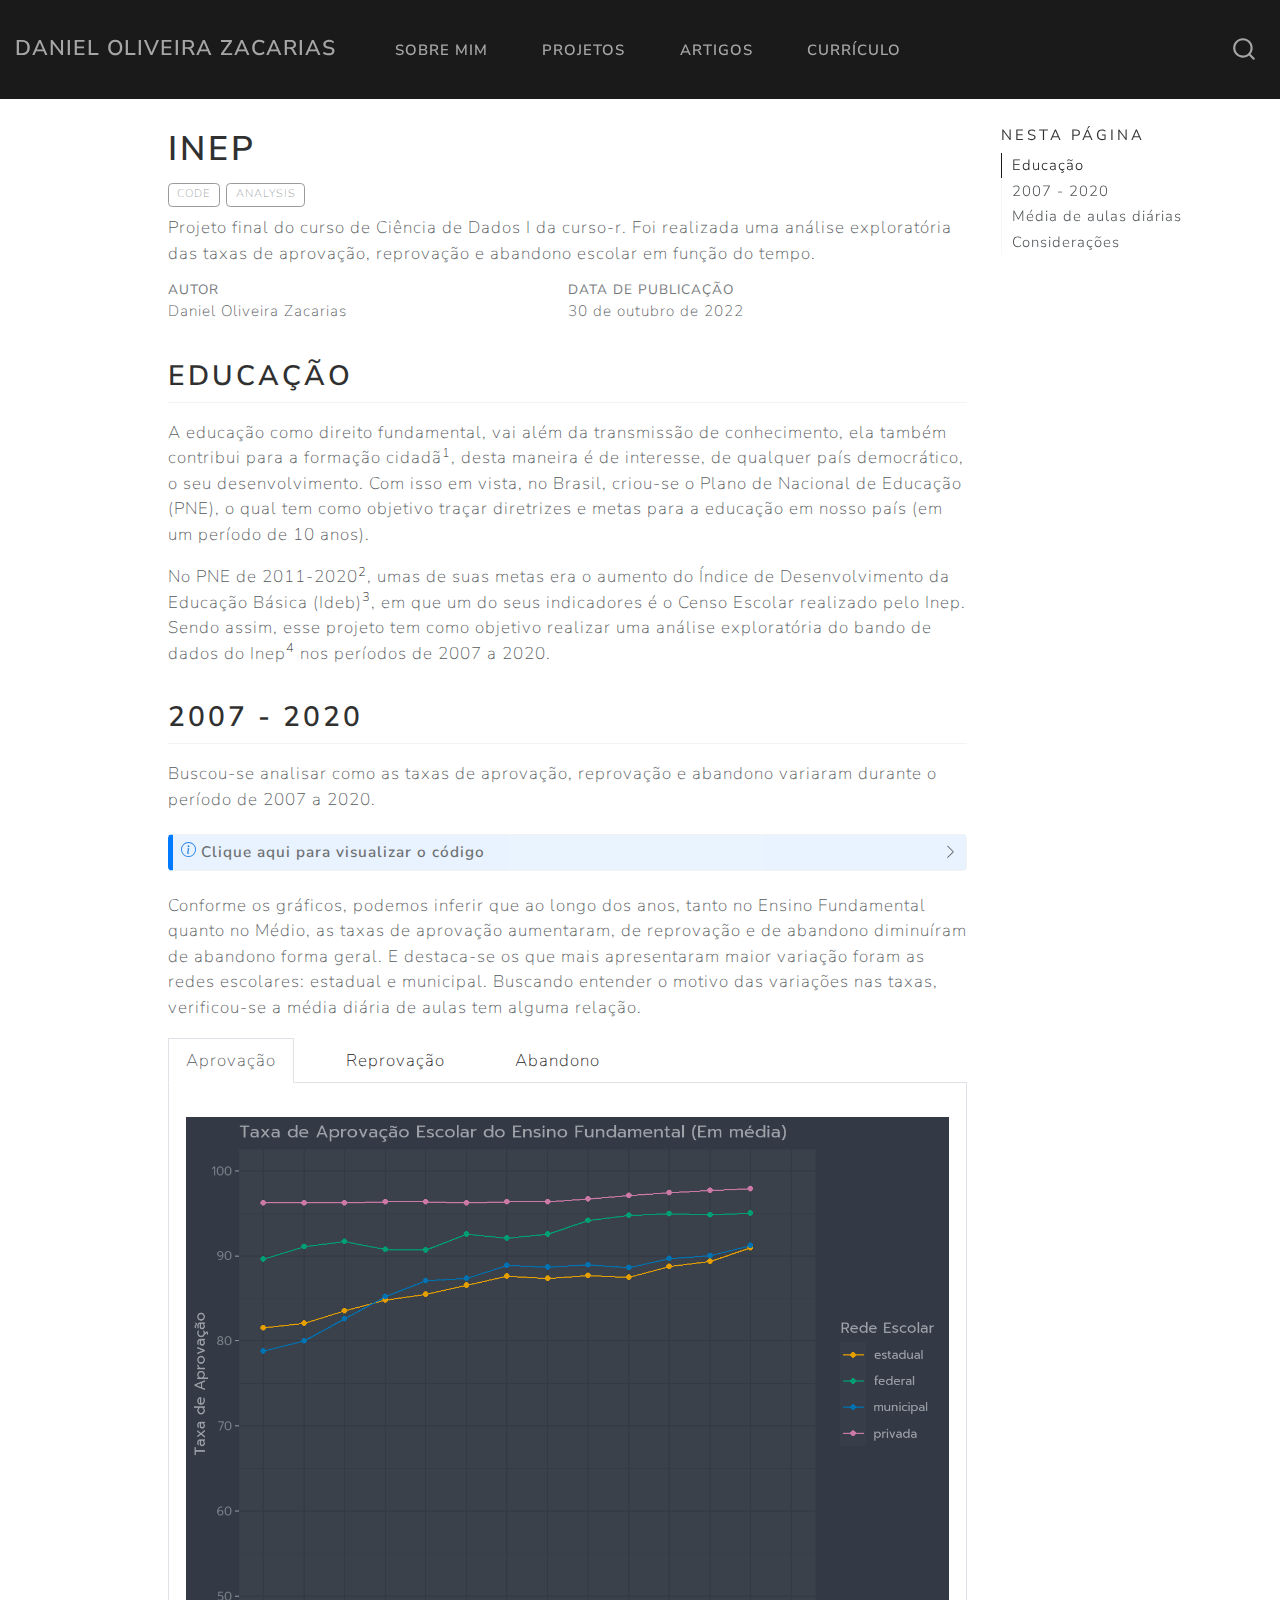
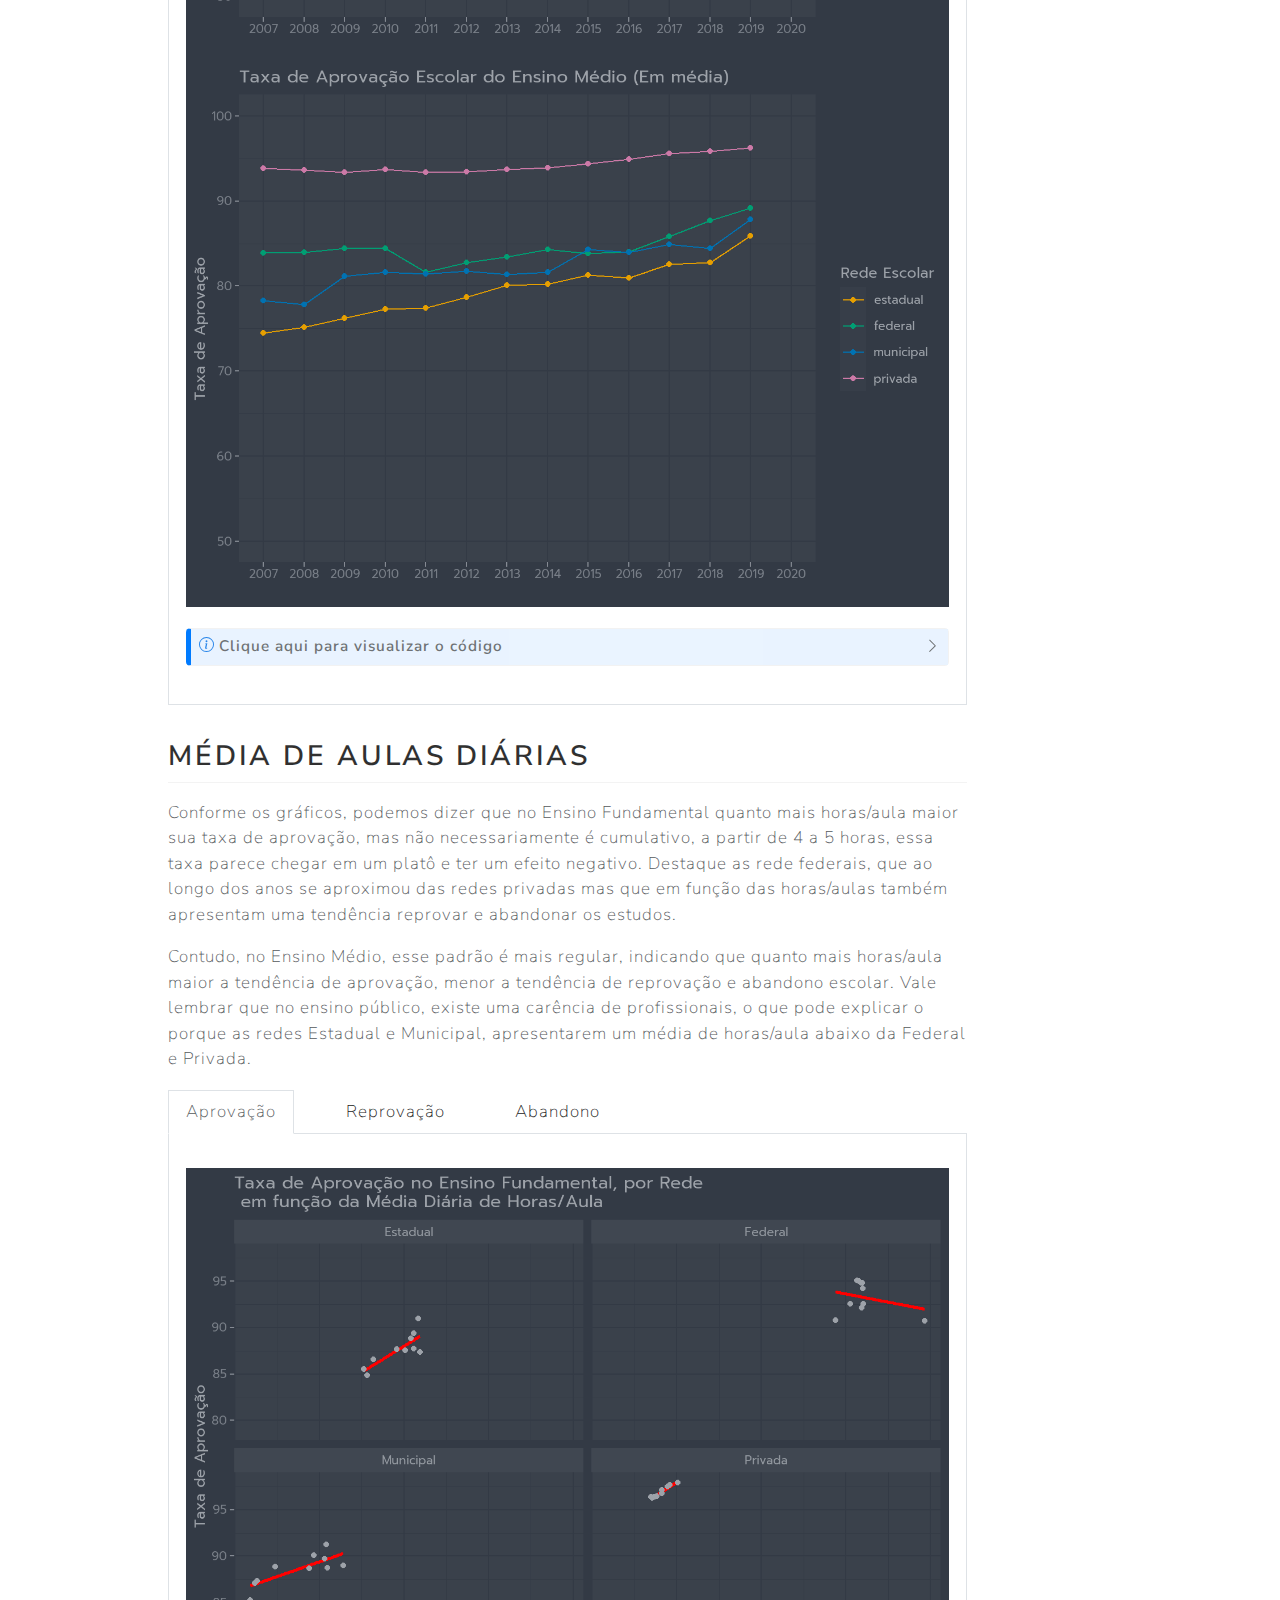
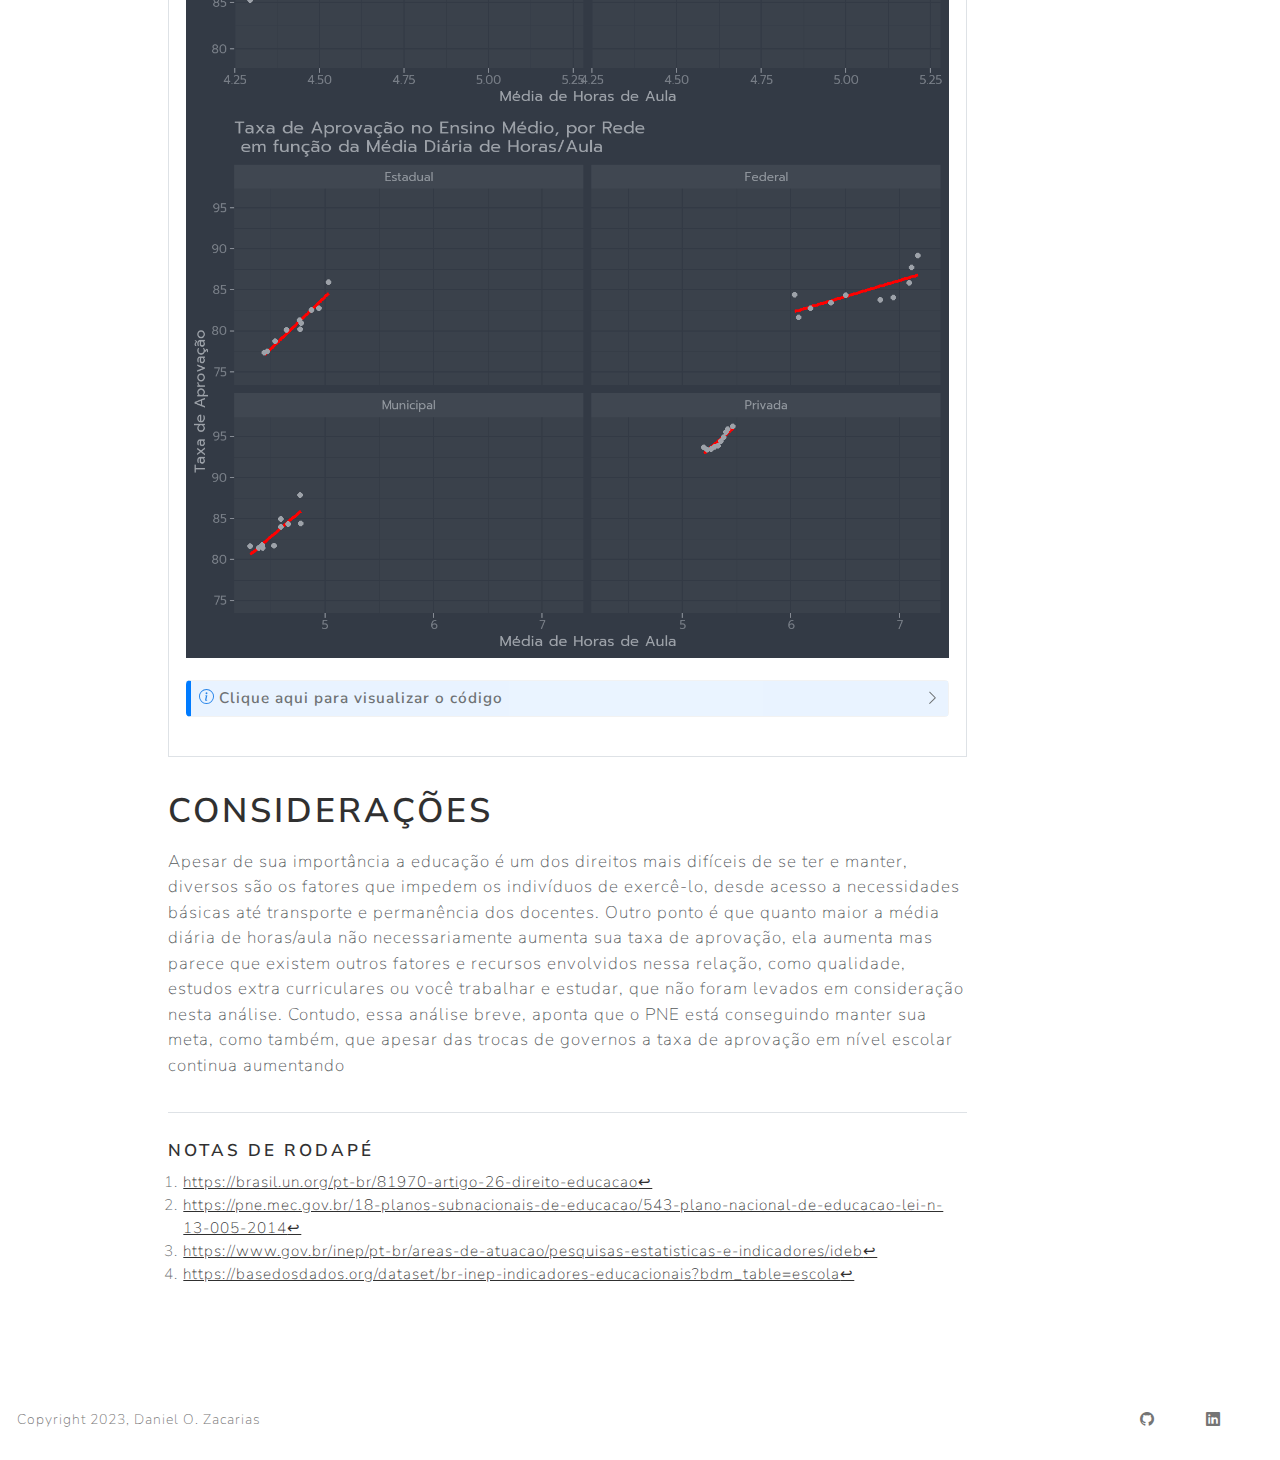
<file: docs/posts/r4ds1.html>
<!DOCTYPE html>
<html xmlns="http://www.w3.org/1999/xhtml" lang="pt" xml:lang="pt"><head>

<meta charset="utf-8">
<meta name="generator" content="quarto-1.3.433">

<meta name="viewport" content="width=device-width, initial-scale=1.0, user-scalable=yes">

<meta name="author" content="Daniel Oliveira Zacarias">
<meta name="description" content="Projeto final do curso de Ciência de Dados I da curso-r. Foi realizada uma análise exploratória das taxas de aprovação, reprovação e abandono escolar em função do tempo.">

<title>Daniel Oliveira Zacarias - INEP</title>
<style>
code{white-space: pre-wrap;}
span.smallcaps{font-variant: small-caps;}
div.columns{display: flex; gap: min(4vw, 1.5em);}
div.column{flex: auto; overflow-x: auto;}
div.hanging-indent{margin-left: 1.5em; text-indent: -1.5em;}
ul.task-list{list-style: none;}
ul.task-list li input[type="checkbox"] {
  width: 0.8em;
  margin: 0 0.8em 0.2em -1em; /* quarto-specific, see https://github.com/quarto-dev/quarto-cli/issues/4556 */ 
  vertical-align: middle;
}
/* CSS for syntax highlighting */
pre > code.sourceCode { white-space: pre; position: relative; }
pre > code.sourceCode > span { display: inline-block; line-height: 1.25; }
pre > code.sourceCode > span:empty { height: 1.2em; }
.sourceCode { overflow: visible; }
code.sourceCode > span { color: inherit; text-decoration: inherit; }
div.sourceCode { margin: 1em 0; }
pre.sourceCode { margin: 0; }
@media screen {
div.sourceCode { overflow: auto; }
}
@media print {
pre > code.sourceCode { white-space: pre-wrap; }
pre > code.sourceCode > span { text-indent: -5em; padding-left: 5em; }
}
pre.numberSource code
  { counter-reset: source-line 0; }
pre.numberSource code > span
  { position: relative; left: -4em; counter-increment: source-line; }
pre.numberSource code > span > a:first-child::before
  { content: counter(source-line);
    position: relative; left: -1em; text-align: right; vertical-align: baseline;
    border: none; display: inline-block;
    -webkit-touch-callout: none; -webkit-user-select: none;
    -khtml-user-select: none; -moz-user-select: none;
    -ms-user-select: none; user-select: none;
    padding: 0 4px; width: 4em;
  }
pre.numberSource { margin-left: 3em;  padding-left: 4px; }
div.sourceCode
  {   }
@media screen {
pre > code.sourceCode > span > a:first-child::before { text-decoration: underline; }
}
</style>


<script src="../site_libs/quarto-nav/quarto-nav.js"></script>
<script src="../site_libs/quarto-nav/headroom.min.js"></script>
<script src="../site_libs/clipboard/clipboard.min.js"></script>
<script src="../site_libs/quarto-search/autocomplete.umd.js"></script>
<script src="../site_libs/quarto-search/fuse.min.js"></script>
<script src="../site_libs/quarto-search/quarto-search.js"></script>
<meta name="quarto:offset" content="../">
<script src="../site_libs/quarto-html/quarto.js"></script>
<script src="../site_libs/quarto-html/popper.min.js"></script>
<script src="../site_libs/quarto-html/tippy.umd.min.js"></script>
<script src="../site_libs/quarto-html/anchor.min.js"></script>
<link href="../site_libs/quarto-html/tippy.css" rel="stylesheet">
<link href="../site_libs/quarto-html/quarto-syntax-highlighting.css" rel="stylesheet" id="quarto-text-highlighting-styles">
<script src="../site_libs/bootstrap/bootstrap.min.js"></script>
<link href="../site_libs/bootstrap/bootstrap-icons.css" rel="stylesheet">
<link href="../site_libs/bootstrap/bootstrap.min.css" rel="stylesheet" id="quarto-bootstrap" data-mode="light">
<script id="quarto-search-options" type="application/json">{
  "location": "navbar",
  "copy-button": false,
  "collapse-after": 3,
  "panel-placement": "end",
  "type": "overlay",
  "limit": 20,
  "language": {
    "search-no-results-text": "Nenhum resultado",
    "search-matching-documents-text": "documentos correspondentes",
    "search-copy-link-title": "Copiar link para a busca",
    "search-hide-matches-text": "Esconder correspondências adicionais",
    "search-more-match-text": "mais correspondência neste documento",
    "search-more-matches-text": "mais correspondências neste documento",
    "search-clear-button-title": "Limpar",
    "search-detached-cancel-button-title": "Cancelar",
    "search-submit-button-title": "Enviar",
    "search-label": "Procurar"
  }
}</script>


<link rel="stylesheet" href="../styles.css">
</head>

<body class="nav-fixed">

<div id="quarto-search-results"></div>
  <header id="quarto-header" class="headroom fixed-top">
    <nav class="navbar navbar-expand-lg navbar-dark ">
      <div class="navbar-container container-fluid">
      <div class="navbar-brand-container">
    <a class="navbar-brand" href="../index.html">
    <span class="navbar-title">Daniel Oliveira Zacarias</span>
    </a>
  </div>
            <div id="quarto-search" class="" title="Procurar"></div>
          <button class="navbar-toggler" type="button" data-bs-toggle="collapse" data-bs-target="#navbarCollapse" aria-controls="navbarCollapse" aria-expanded="false" aria-label="Alternar de navegação" onclick="if (window.quartoToggleHeadroom) { window.quartoToggleHeadroom(); }">
  <span class="navbar-toggler-icon"></span>
</button>
          <div class="collapse navbar-collapse" id="navbarCollapse">
            <ul class="navbar-nav navbar-nav-scroll me-auto">
  <li class="nav-item">
    <a class="nav-link" href="../index.html" rel="" target="">
 <span class="menu-text">Sobre mim</span></a>
  </li>  
  <li class="nav-item">
    <a class="nav-link" href="../blog.html" rel="" target="">
 <span class="menu-text">Projetos</span></a>
  </li>  
  <li class="nav-item">
    <a class="nav-link" href="../artigos.html" rel="" target="">
 <span class="menu-text">Artigos</span></a>
  </li>  
  <li class="nav-item">
    <a class="nav-link" href="../cv.html" rel="" target="">
 <span class="menu-text">Currículo</span></a>
  </li>  
</ul>
            <div class="quarto-navbar-tools ms-auto">
</div>
          </div> <!-- /navcollapse -->
      </div> <!-- /container-fluid -->
    </nav>
</header>
<!-- content -->
<div id="quarto-content" class="quarto-container page-columns page-rows-contents page-layout-article page-navbar">
<!-- sidebar -->
<!-- margin-sidebar -->
    <div id="quarto-margin-sidebar" class="sidebar margin-sidebar">
        <nav id="TOC" role="doc-toc" class="toc-active">
    <h2 id="toc-title">Nesta página</h2>
   
  <ul>
  <li><a href="#educação" id="toc-educação" class="nav-link active" data-scroll-target="#educação">Educação</a></li>
  <li><a href="#section" id="toc-section" class="nav-link" data-scroll-target="#section">2007 - 2020</a></li>
  <li><a href="#média-de-aulas-diárias" id="toc-média-de-aulas-diárias" class="nav-link" data-scroll-target="#média-de-aulas-diárias">Média de aulas diárias</a></li>
  <li><a href="#considerações" id="toc-considerações" class="nav-link" data-scroll-target="#considerações">Considerações</a></li>
  </ul>
</nav>
    </div>
<!-- main -->
<main class="content" id="quarto-document-content">

<header id="title-block-header" class="quarto-title-block default">
<div class="quarto-title">
<h1 class="title">INEP</h1>
  <div class="quarto-categories">
    <div class="quarto-category">code</div>
    <div class="quarto-category">analysis</div>
  </div>
  </div>

<div>
  <div class="description">
    Projeto final do curso de Ciência de Dados I da curso-r. Foi realizada uma análise exploratória das taxas de aprovação, reprovação e abandono escolar em função do tempo.
  </div>
</div>


<div class="quarto-title-meta">

    <div>
    <div class="quarto-title-meta-heading">Autor</div>
    <div class="quarto-title-meta-contents">
             <p>Daniel Oliveira Zacarias </p>
          </div>
  </div>
    
    <div>
    <div class="quarto-title-meta-heading">Data de Publicação</div>
    <div class="quarto-title-meta-contents">
      <p class="date">30 de outubro de 2022</p>
    </div>
  </div>
  
    
  </div>
  

</header>

<section id="educação" class="level2">
<h2 class="anchored" data-anchor-id="educação">Educação</h2>
<p>A educação como direito fundamental, vai além da transmissão de conhecimento, ela também contribui para a formação cidadã<a href="#fn1" class="footnote-ref" id="fnref1" role="doc-noteref"><sup>1</sup></a>, desta maneira é de interesse, de qualquer país democrático, o seu desenvolvimento. Com isso em vista, no Brasil, criou-se o Plano de Nacional de Educação (PNE), o qual tem como objetivo traçar diretrizes e metas para a educação em nosso país (em um período de 10 anos).</p>
<p>No PNE de 2011-2020<a href="#fn2" class="footnote-ref" id="fnref2" role="doc-noteref"><sup>2</sup></a>, umas de suas metas era o aumento do Índice de Desenvolvimento da Educação Básica (Ideb)<a href="#fn3" class="footnote-ref" id="fnref3" role="doc-noteref"><sup>3</sup></a>, em que um do seus indicadores é o Censo Escolar realizado pelo Inep. Sendo assim, esse projeto tem como objetivo realizar uma análise exploratória do bando de dados do Inep<a href="#fn4" class="footnote-ref" id="fnref4" role="doc-noteref"><sup>4</sup></a> nos períodos de 2007 a 2020.</p>
</section>
<section id="section" class="level2">
<h2 class="anchored" data-anchor-id="section">2007 - 2020</h2>
<p>Buscou-se analisar como as taxas de aprovação, reprovação e abandono variaram durante o período de 2007 a 2020.</p>
<div class="callout callout-style-default callout-note callout-titled">
<div class="callout-header d-flex align-content-center" data-bs-toggle="collapse" data-bs-target=".callout-1-contents" aria-controls="callout-1" aria-expanded="false" aria-label="Toggle callout">
<div class="callout-icon-container">
<i class="callout-icon"></i>
</div>
<div class="callout-title-container flex-fill">
Clique aqui para visualizar o código
</div>
<div class="callout-btn-toggle d-inline-block border-0 py-1 ps-1 pe-0 float-end"><i class="callout-toggle"></i></div>
</div>
<div id="callout-1" class="callout-1-contents callout-collapse collapse">
<div class="callout-body-container callout-body">
<div class="sourceCode" id="cb1"><pre class="sourceCode r code-with-copy"><code class="sourceCode r"><span id="cb1-1"><a href="#cb1-1" aria-hidden="true" tabindex="-1"></a><span class="fu">library</span>(basededados)</span>
<span id="cb1-2"><a href="#cb1-2" aria-hidden="true" tabindex="-1"></a><span class="fu">library</span>(tidyverse)</span>
<span id="cb1-3"><a href="#cb1-3" aria-hidden="true" tabindex="-1"></a><span class="fu">library</span>(ggplot2)</span>
<span id="cb1-4"><a href="#cb1-4" aria-hidden="true" tabindex="-1"></a><span class="fu">library</span>(showtext)</span>
<span id="cb1-5"><a href="#cb1-5" aria-hidden="true" tabindex="-1"></a></span>
<span id="cb1-6"><a href="#cb1-6" aria-hidden="true" tabindex="-1"></a><span class="co"># Defina o seu projeto no Google Cloud</span></span>
<span id="cb1-7"><a href="#cb1-7" aria-hidden="true" tabindex="-1"></a><span class="fu">set_billing_id</span>(<span class="st">"inep-366902"</span>)</span>
<span id="cb1-8"><a href="#cb1-8" aria-hidden="true" tabindex="-1"></a></span>
<span id="cb1-9"><a href="#cb1-9" aria-hidden="true" tabindex="-1"></a><span class="co"># Para carregar os dados direto no R</span></span>
<span id="cb1-10"><a href="#cb1-10" aria-hidden="true" tabindex="-1"></a></span>
<span id="cb1-11"><a href="#cb1-11" aria-hidden="true" tabindex="-1"></a>query <span class="ot">&lt;-</span> <span class="fu">bdplyr</span>(<span class="st">"br_inep_indicadores_educacionais.escola"</span>)</span>
<span id="cb1-12"><a href="#cb1-12" aria-hidden="true" tabindex="-1"></a></span>
<span id="cb1-13"><a href="#cb1-13" aria-hidden="true" tabindex="-1"></a>df <span class="ot">&lt;-</span> <span class="fu">bd_collect</span>(query)</span>
<span id="cb1-14"><a href="#cb1-14" aria-hidden="true" tabindex="-1"></a></span>
<span id="cb1-15"><a href="#cb1-15" aria-hidden="true" tabindex="-1"></a>ipea <span class="ot">&lt;-</span> <span class="fu">select</span>(df, id_escola, id_municipio ,ano, rede, taxa_aprovacao_ef, taxa_aprovacao_em, </span>
<span id="cb1-16"><a href="#cb1-16" aria-hidden="true" tabindex="-1"></a>       taxa_reprovacao_ef, taxa_reprovacao_em, </span>
<span id="cb1-17"><a href="#cb1-17" aria-hidden="true" tabindex="-1"></a>       taxa_abandono_ef, taxa_abandono_em, had_em, had_ef)</span>
<span id="cb1-18"><a href="#cb1-18" aria-hidden="true" tabindex="-1"></a>       </span>
<span id="cb1-19"><a href="#cb1-19" aria-hidden="true" tabindex="-1"></a><span class="fu">write_csv</span>(<span class="at">x =</span> ipea, <span class="at">path =</span><span class="st">"~/Projeto Ipea/ProjIpea/dados/ipea.csv"</span>)</span>
<span id="cb1-20"><a href="#cb1-20" aria-hidden="true" tabindex="-1"></a></span>
<span id="cb1-21"><a href="#cb1-21" aria-hidden="true" tabindex="-1"></a><span class="fu">write_csv</span>(<span class="at">x =</span> df, <span class="at">path =</span><span class="st">"~/Projeto Ipea/ProjIpea/dados/ipea_completo.csv"</span>)</span>
<span id="cb1-22"><a href="#cb1-22" aria-hidden="true" tabindex="-1"></a></span>
<span id="cb1-23"><a href="#cb1-23" aria-hidden="true" tabindex="-1"></a>ipea <span class="ot">&lt;-</span> <span class="fu">read.csv</span>(<span class="at">file =</span> <span class="st">"~/Projeto Ipea/ProjIpea/dados/ipea.csv"</span>)</span>
<span id="cb1-24"><a href="#cb1-24" aria-hidden="true" tabindex="-1"></a></span>
<span id="cb1-25"><a href="#cb1-25" aria-hidden="true" tabindex="-1"></a>medias <span class="ot">&lt;-</span> ipea <span class="sc">%&gt;%</span></span>
<span id="cb1-26"><a href="#cb1-26" aria-hidden="true" tabindex="-1"></a>  <span class="fu">group_by</span>(ano, rede) <span class="sc">%&gt;%</span> </span>
<span id="cb1-27"><a href="#cb1-27" aria-hidden="true" tabindex="-1"></a>  <span class="fu">summarise</span>(</span>
<span id="cb1-28"><a href="#cb1-28" aria-hidden="true" tabindex="-1"></a>    <span class="at">media_aprov_ef =</span> <span class="fu">mean</span>(taxa_aprovacao_ef, <span class="at">na.rm =</span> <span class="cn">TRUE</span>),</span>
<span id="cb1-29"><a href="#cb1-29" aria-hidden="true" tabindex="-1"></a>    <span class="at">media_aprov_em =</span> <span class="fu">mean</span>(taxa_aprovacao_em, <span class="at">na.rm =</span> <span class="cn">TRUE</span>),</span>
<span id="cb1-30"><a href="#cb1-30" aria-hidden="true" tabindex="-1"></a>    <span class="at">media_reprov_ef =</span> <span class="fu">mean</span>(taxa_reprovacao_ef, <span class="at">na.rm =</span> <span class="cn">TRUE</span>),</span>
<span id="cb1-31"><a href="#cb1-31" aria-hidden="true" tabindex="-1"></a>    <span class="at">media_reprov_em =</span> <span class="fu">mean</span>(taxa_reprovacao_em, <span class="at">na.rm =</span> <span class="cn">TRUE</span>),</span>
<span id="cb1-32"><a href="#cb1-32" aria-hidden="true" tabindex="-1"></a>    <span class="at">media_abad_ef =</span> <span class="fu">mean</span>(taxa_abandono_ef, <span class="at">na.rm =</span> <span class="cn">TRUE</span>),</span>
<span id="cb1-33"><a href="#cb1-33" aria-hidden="true" tabindex="-1"></a>    <span class="at">media_abad_em =</span> <span class="fu">mean</span>(taxa_abandono_em, <span class="at">na.rm =</span> <span class="cn">TRUE</span>),</span>
<span id="cb1-34"><a href="#cb1-34" aria-hidden="true" tabindex="-1"></a>    <span class="at">media_aulas_dir_ef =</span> <span class="fu">mean</span>(had_ef, <span class="at">na.rm =</span> <span class="cn">TRUE</span>),</span>
<span id="cb1-35"><a href="#cb1-35" aria-hidden="true" tabindex="-1"></a>    <span class="at">media_aulas_dir_em =</span> <span class="fu">mean</span>(had_em, <span class="at">na.rm =</span> <span class="cn">TRUE</span>)</span>
<span id="cb1-36"><a href="#cb1-36" aria-hidden="true" tabindex="-1"></a>  )</span></code><button title="Copiar para a área de transferência" class="code-copy-button"><i class="bi"></i></button></pre></div>
</div>
</div>
</div>
<p>Conforme os gráficos, podemos inferir que ao longo dos anos, tanto no Ensino Fundamental quanto no Médio, as taxas de aprovação aumentaram, de reprovação e de abandono diminuíram de abandono forma geral. E destaca-se os que mais apresentaram maior variação foram as redes escolares: estadual e municipal. Buscando entender o motivo das variações nas taxas, verificou-se a média diária de aulas tem alguma relação.</p>
<div class="tabset-margin-container"></div><div class="panel-tabset">
<ul class="nav nav-tabs" role="tablist"><li class="nav-item" role="presentation"><a class="nav-link active" id="tabset-1-1-tab" data-bs-toggle="tab" data-bs-target="#tabset-1-1" role="tab" aria-controls="tabset-1-1" aria-selected="true">Aprovação</a></li><li class="nav-item" role="presentation"><a class="nav-link" id="tabset-1-2-tab" data-bs-toggle="tab" data-bs-target="#tabset-1-2" role="tab" aria-controls="tabset-1-2" aria-selected="false">Reprovação</a></li><li class="nav-item" role="presentation"><a class="nav-link" id="tabset-1-3-tab" data-bs-toggle="tab" data-bs-target="#tabset-1-3" role="tab" aria-controls="tabset-1-3" aria-selected="false">Abandono</a></li></ul>
<div class="tab-content">
<div id="tabset-1-1" class="tab-pane active" role="tabpanel" aria-labelledby="tabset-1-1-tab">
<p><img src="images/rds1/ap_ef.png" class="img-fluid"> <img src="images/rds1/ap_em.png" class="img-fluid"></p>
<div class="callout callout-style-default callout-note callout-titled">
<div class="callout-header d-flex align-content-center" data-bs-toggle="collapse" data-bs-target=".callout-2-contents" aria-controls="callout-2" aria-expanded="false" aria-label="Toggle callout">
<div class="callout-icon-container">
<i class="callout-icon"></i>
</div>
<div class="callout-title-container flex-fill">
Clique aqui para visualizar o código
</div>
<div class="callout-btn-toggle d-inline-block border-0 py-1 ps-1 pe-0 float-end"><i class="callout-toggle"></i></div>
</div>
<div id="callout-2" class="callout-2-contents callout-collapse collapse">
<div class="callout-body-container callout-body">
<div class="sourceCode" id="cb2"><pre class="sourceCode r code-with-copy"><code class="sourceCode r"><span id="cb2-1"><a href="#cb2-1" aria-hidden="true" tabindex="-1"></a>a_ef <span class="ot">&lt;-</span>  medias <span class="sc">|&gt;</span>  </span>
<span id="cb2-2"><a href="#cb2-2" aria-hidden="true" tabindex="-1"></a>  <span class="fu">ggplot</span>(<span class="fu">aes</span>(<span class="at">x=</span><span class="fu">factor</span>(ano),<span class="at">y =</span> media_aprov_ef, <span class="at">colour =</span> rede, <span class="at">group =</span> rede)) <span class="sc">+</span> </span>
<span id="cb2-3"><a href="#cb2-3" aria-hidden="true" tabindex="-1"></a>     <span class="fu">geom_line</span>() <span class="sc">+</span></span>
<span id="cb2-4"><a href="#cb2-4" aria-hidden="true" tabindex="-1"></a>     <span class="fu">geom_point</span>() <span class="sc">+</span></span>
<span id="cb2-5"><a href="#cb2-5" aria-hidden="true" tabindex="-1"></a>     <span class="fu">labs</span>(<span class="at">colour =</span> <span class="st">"Rede Escolar"</span>) <span class="sc">+</span></span>
<span id="cb2-6"><a href="#cb2-6" aria-hidden="true" tabindex="-1"></a>     <span class="fu">xlab</span>(<span class="st">""</span>) <span class="sc">+</span></span>
<span id="cb2-7"><a href="#cb2-7" aria-hidden="true" tabindex="-1"></a>     <span class="fu">ylab</span>(<span class="st">"Taxa de Aprovação"</span>) <span class="sc">+</span></span>
<span id="cb2-8"><a href="#cb2-8" aria-hidden="true" tabindex="-1"></a>     <span class="fu">ylim</span>(<span class="dv">50</span>,<span class="dv">100</span>) <span class="sc">+</span></span>
<span id="cb2-9"><a href="#cb2-9" aria-hidden="true" tabindex="-1"></a>     <span class="fu">ggtitle</span>(<span class="st">"Taxa de Aprovação Escolar do Ensino Fundamental (Em média)"</span>)</span>
<span id="cb2-10"><a href="#cb2-10" aria-hidden="true" tabindex="-1"></a></span>
<span id="cb2-11"><a href="#cb2-11" aria-hidden="true" tabindex="-1"></a>a_em <span class="ot">&lt;-</span> medias <span class="sc">|&gt;</span> </span>
<span id="cb2-12"><a href="#cb2-12" aria-hidden="true" tabindex="-1"></a>  <span class="fu">ggplot</span>(<span class="fu">aes</span>(<span class="at">x=</span><span class="fu">factor</span>(ano),<span class="at">y =</span> media_aprov_em, <span class="at">colour =</span> rede, <span class="at">group =</span> rede)) <span class="sc">+</span> </span>
<span id="cb2-13"><a href="#cb2-13" aria-hidden="true" tabindex="-1"></a>  <span class="fu">geom_line</span>() <span class="sc">+</span></span>
<span id="cb2-14"><a href="#cb2-14" aria-hidden="true" tabindex="-1"></a>  <span class="fu">geom_point</span>() <span class="sc">+</span></span>
<span id="cb2-15"><a href="#cb2-15" aria-hidden="true" tabindex="-1"></a>  <span class="fu">labs</span>(<span class="at">colour =</span> <span class="st">"Rede Escolar"</span>) <span class="sc">+</span></span>
<span id="cb2-16"><a href="#cb2-16" aria-hidden="true" tabindex="-1"></a>  <span class="fu">xlab</span>(<span class="st">""</span>) <span class="sc">+</span></span>
<span id="cb2-17"><a href="#cb2-17" aria-hidden="true" tabindex="-1"></a>  <span class="fu">ylab</span>(<span class="st">"Taxa de Aprovação"</span>) <span class="sc">+</span></span>
<span id="cb2-18"><a href="#cb2-18" aria-hidden="true" tabindex="-1"></a>  <span class="fu">ylim</span>(<span class="dv">50</span>,<span class="dv">100</span>) <span class="sc">+</span></span>
<span id="cb2-19"><a href="#cb2-19" aria-hidden="true" tabindex="-1"></a>  <span class="fu">ggtitle</span>(<span class="st">"Taxa de Aprovação Escolar do Ensino Médio (Em média)"</span>)</span>
<span id="cb2-20"><a href="#cb2-20" aria-hidden="true" tabindex="-1"></a></span>
<span id="cb2-21"><a href="#cb2-21" aria-hidden="true" tabindex="-1"></a>a_ef</span>
<span id="cb2-22"><a href="#cb2-22" aria-hidden="true" tabindex="-1"></a>a_em</span></code><button title="Copiar para a área de transferência" class="code-copy-button"><i class="bi"></i></button></pre></div>
</div>
</div>
</div>
</div>
<div id="tabset-1-2" class="tab-pane" role="tabpanel" aria-labelledby="tabset-1-2-tab">
<p><img src="images/rds1/rp_ef.png" class="img-fluid"> <img src="images/rds1/rp_em.png" class="img-fluid"></p>
<div class="callout callout-style-default callout-note callout-titled">
<div class="callout-header d-flex align-content-center" data-bs-toggle="collapse" data-bs-target=".callout-3-contents" aria-controls="callout-3" aria-expanded="false" aria-label="Toggle callout">
<div class="callout-icon-container">
<i class="callout-icon"></i>
</div>
<div class="callout-title-container flex-fill">
Clique aqui para visualizar o código
</div>
<div class="callout-btn-toggle d-inline-block border-0 py-1 ps-1 pe-0 float-end"><i class="callout-toggle"></i></div>
</div>
<div id="callout-3" class="callout-3-contents callout-collapse collapse">
<div class="callout-body-container callout-body">
<div class="sourceCode" id="cb3"><pre class="sourceCode r code-with-copy"><code class="sourceCode r"><span id="cb3-1"><a href="#cb3-1" aria-hidden="true" tabindex="-1"></a>r_ef <span class="ot">&lt;-</span> medias <span class="sc">%&gt;%</span> </span>
<span id="cb3-2"><a href="#cb3-2" aria-hidden="true" tabindex="-1"></a>    <span class="fu">ggplot</span>(<span class="fu">aes</span>(<span class="at">x=</span><span class="fu">factor</span>(ano),<span class="at">y =</span> media_reprov_ef, <span class="at">colour =</span> rede, <span class="at">group =</span> rede)) <span class="sc">+</span> </span>
<span id="cb3-3"><a href="#cb3-3" aria-hidden="true" tabindex="-1"></a>    <span class="fu">geom_line</span>() <span class="sc">+</span></span>
<span id="cb3-4"><a href="#cb3-4" aria-hidden="true" tabindex="-1"></a>    <span class="fu">geom_point</span>() <span class="sc">+</span></span>
<span id="cb3-5"><a href="#cb3-5" aria-hidden="true" tabindex="-1"></a>    <span class="fu">labs</span>(<span class="at">colour =</span> <span class="st">"Rede Escolar"</span>) <span class="sc">+</span></span>
<span id="cb3-6"><a href="#cb3-6" aria-hidden="true" tabindex="-1"></a>    <span class="fu">xlab</span>(<span class="st">""</span>) <span class="sc">+</span></span>
<span id="cb3-7"><a href="#cb3-7" aria-hidden="true" tabindex="-1"></a>    <span class="fu">ylab</span>(<span class="st">"Taxa de Reprovação"</span>) <span class="sc">+</span></span>
<span id="cb3-8"><a href="#cb3-8" aria-hidden="true" tabindex="-1"></a>    <span class="fu">ylim</span>(<span class="dv">0</span>,<span class="dv">20</span>) <span class="sc">+</span></span>
<span id="cb3-9"><a href="#cb3-9" aria-hidden="true" tabindex="-1"></a>    <span class="fu">ggtitle</span>(<span class="st">"Taxa de Reprovação Escolar do Ensino Fundamental (Em média)"</span>)</span>
<span id="cb3-10"><a href="#cb3-10" aria-hidden="true" tabindex="-1"></a></span>
<span id="cb3-11"><a href="#cb3-11" aria-hidden="true" tabindex="-1"></a>r_em <span class="ot">&lt;-</span> medias <span class="sc">%&gt;%</span> </span>
<span id="cb3-12"><a href="#cb3-12" aria-hidden="true" tabindex="-1"></a>  <span class="fu">ggplot</span>(<span class="fu">aes</span>(<span class="at">x=</span><span class="fu">factor</span>(ano),<span class="at">y =</span> media_reprov_em, <span class="at">colour =</span> rede, <span class="at">group =</span> rede)) <span class="sc">+</span> </span>
<span id="cb3-13"><a href="#cb3-13" aria-hidden="true" tabindex="-1"></a>  <span class="fu">geom_line</span>() <span class="sc">+</span></span>
<span id="cb3-14"><a href="#cb3-14" aria-hidden="true" tabindex="-1"></a>  <span class="fu">geom_point</span>() <span class="sc">+</span></span>
<span id="cb3-15"><a href="#cb3-15" aria-hidden="true" tabindex="-1"></a>  <span class="fu">labs</span>(<span class="at">colour =</span> <span class="st">"Rede Escolar"</span>) <span class="sc">+</span></span>
<span id="cb3-16"><a href="#cb3-16" aria-hidden="true" tabindex="-1"></a>  <span class="fu">xlab</span>(<span class="st">""</span>) <span class="sc">+</span></span>
<span id="cb3-17"><a href="#cb3-17" aria-hidden="true" tabindex="-1"></a>  <span class="fu">ylab</span>(<span class="st">"Taxa de Reprovação"</span>) <span class="sc">+</span></span>
<span id="cb3-18"><a href="#cb3-18" aria-hidden="true" tabindex="-1"></a>  <span class="fu">ylim</span>(<span class="dv">0</span>,<span class="dv">20</span>) <span class="sc">+</span></span>
<span id="cb3-19"><a href="#cb3-19" aria-hidden="true" tabindex="-1"></a>  <span class="fu">ggtitle</span>(<span class="st">"Taxa de Reprovação Escolar do Ensino Médio (Em média)"</span>)</span>
<span id="cb3-20"><a href="#cb3-20" aria-hidden="true" tabindex="-1"></a></span>
<span id="cb3-21"><a href="#cb3-21" aria-hidden="true" tabindex="-1"></a>r_ef</span>
<span id="cb3-22"><a href="#cb3-22" aria-hidden="true" tabindex="-1"></a>r_em</span></code><button title="Copiar para a área de transferência" class="code-copy-button"><i class="bi"></i></button></pre></div>
</div>
</div>
</div>
</div>
<div id="tabset-1-3" class="tab-pane" role="tabpanel" aria-labelledby="tabset-1-3-tab">
<p><img src="images/rds1/ab_ef.png" class="img-fluid"> <img src="images/rds1/ab_em.png" class="img-fluid"></p>
<div class="callout callout-style-default callout-note callout-titled">
<div class="callout-header d-flex align-content-center" data-bs-toggle="collapse" data-bs-target=".callout-4-contents" aria-controls="callout-4" aria-expanded="false" aria-label="Toggle callout">
<div class="callout-icon-container">
<i class="callout-icon"></i>
</div>
<div class="callout-title-container flex-fill">
Clique aqui para visualizar o código
</div>
<div class="callout-btn-toggle d-inline-block border-0 py-1 ps-1 pe-0 float-end"><i class="callout-toggle"></i></div>
</div>
<div id="callout-4" class="callout-4-contents callout-collapse collapse">
<div class="callout-body-container callout-body">
<div class="sourceCode" id="cb4"><pre class="sourceCode r code-with-copy"><code class="sourceCode r"><span id="cb4-1"><a href="#cb4-1" aria-hidden="true" tabindex="-1"></a>ab_ef <span class="ot">&lt;-</span> medias <span class="sc">%&gt;%</span> </span>
<span id="cb4-2"><a href="#cb4-2" aria-hidden="true" tabindex="-1"></a>  <span class="fu">ggplot</span>(<span class="fu">aes</span>(<span class="at">x=</span><span class="fu">factor</span>(ano),<span class="at">y =</span> media_abad_ef, <span class="at">colour =</span> rede, <span class="at">group =</span> rede)) <span class="sc">+</span> </span>
<span id="cb4-3"><a href="#cb4-3" aria-hidden="true" tabindex="-1"></a>  <span class="fu">geom_line</span>() <span class="sc">+</span></span>
<span id="cb4-4"><a href="#cb4-4" aria-hidden="true" tabindex="-1"></a>  <span class="fu">geom_point</span>() <span class="sc">+</span></span>
<span id="cb4-5"><a href="#cb4-5" aria-hidden="true" tabindex="-1"></a>  <span class="fu">labs</span>(<span class="at">colour =</span> <span class="st">"Rede Escolar"</span>) <span class="sc">+</span></span>
<span id="cb4-6"><a href="#cb4-6" aria-hidden="true" tabindex="-1"></a>  <span class="fu">xlab</span>(<span class="st">""</span>) <span class="sc">+</span></span>
<span id="cb4-7"><a href="#cb4-7" aria-hidden="true" tabindex="-1"></a>  <span class="fu">ylab</span>(<span class="st">"Taxa de Abandono"</span>) <span class="sc">+</span></span>
<span id="cb4-8"><a href="#cb4-8" aria-hidden="true" tabindex="-1"></a>  <span class="fu">ylim</span>(<span class="dv">0</span>,<span class="dv">20</span>) <span class="sc">+</span></span>
<span id="cb4-9"><a href="#cb4-9" aria-hidden="true" tabindex="-1"></a>  <span class="fu">ggtitle</span>(<span class="st">"Taxa de Abandono Escolar do Ensino Fundamental (Em média)"</span>)</span>
<span id="cb4-10"><a href="#cb4-10" aria-hidden="true" tabindex="-1"></a></span>
<span id="cb4-11"><a href="#cb4-11" aria-hidden="true" tabindex="-1"></a>ab_em <span class="ot">&lt;-</span> medias <span class="sc">%&gt;%</span> </span>
<span id="cb4-12"><a href="#cb4-12" aria-hidden="true" tabindex="-1"></a>  <span class="fu">ggplot</span>(<span class="fu">aes</span>(<span class="at">x=</span><span class="fu">factor</span>(ano),<span class="at">y =</span> media_abad_em, <span class="at">colour =</span> rede, <span class="at">group =</span> rede)) <span class="sc">+</span> </span>
<span id="cb4-13"><a href="#cb4-13" aria-hidden="true" tabindex="-1"></a>  <span class="fu">geom_line</span>() <span class="sc">+</span></span>
<span id="cb4-14"><a href="#cb4-14" aria-hidden="true" tabindex="-1"></a>  <span class="fu">geom_point</span>() <span class="sc">+</span></span>
<span id="cb4-15"><a href="#cb4-15" aria-hidden="true" tabindex="-1"></a>  <span class="fu">labs</span>(<span class="at">colour =</span> <span class="st">"Rede Escolar"</span>) <span class="sc">+</span></span>
<span id="cb4-16"><a href="#cb4-16" aria-hidden="true" tabindex="-1"></a>  <span class="fu">xlab</span>(<span class="st">""</span>) <span class="sc">+</span></span>
<span id="cb4-17"><a href="#cb4-17" aria-hidden="true" tabindex="-1"></a>  <span class="fu">ylab</span>(<span class="st">"Taxa de Abandono"</span>) <span class="sc">+</span></span>
<span id="cb4-18"><a href="#cb4-18" aria-hidden="true" tabindex="-1"></a>  <span class="fu">ylim</span>(<span class="dv">0</span>,<span class="dv">20</span>) <span class="sc">+</span></span>
<span id="cb4-19"><a href="#cb4-19" aria-hidden="true" tabindex="-1"></a>  <span class="fu">ggtitle</span>(<span class="st">"Taxa de Abandono Escolar do Ensino Médio (Em média)"</span>)</span>
<span id="cb4-20"><a href="#cb4-20" aria-hidden="true" tabindex="-1"></a></span>
<span id="cb4-21"><a href="#cb4-21" aria-hidden="true" tabindex="-1"></a>ab_ef</span>
<span id="cb4-22"><a href="#cb4-22" aria-hidden="true" tabindex="-1"></a>ab_em</span></code><button title="Copiar para a área de transferência" class="code-copy-button"><i class="bi"></i></button></pre></div>
</div>
</div>
</div>
</div>
</div>
</div>
</section>
<section id="média-de-aulas-diárias" class="level2">
<h2 class="anchored" data-anchor-id="média-de-aulas-diárias">Média de aulas diárias</h2>
<p>Conforme os gráficos, podemos dizer que no Ensino Fundamental quanto mais horas/aula maior sua taxa de aprovação, mas não necessariamente é cumulativo, a partir de 4 a 5 horas, essa taxa parece chegar em um platô e ter um efeito negativo. Destaque as rede federais, que ao longo dos anos se aproximou das redes privadas mas que em função das horas/aulas também apresentam uma tendência reprovar e abandonar os estudos.</p>
<p>Contudo, no Ensino Médio, esse padrão é mais regular, indicando que quanto mais horas/aula maior a tendência de aprovação, menor a tendência de reprovação e abandono escolar. Vale lembrar que no ensino público, existe uma carência de profissionais, o que pode explicar o porque as redes Estadual e Municipal, apresentarem um média de horas/aula abaixo da Federal e Privada.</p>
<div class="tabset-margin-container"></div><div class="panel-tabset">
<ul class="nav nav-tabs" role="tablist"><li class="nav-item" role="presentation"><a class="nav-link active" id="tabset-2-1-tab" data-bs-toggle="tab" data-bs-target="#tabset-2-1" role="tab" aria-controls="tabset-2-1" aria-selected="true">Aprovação</a></li><li class="nav-item" role="presentation"><a class="nav-link" id="tabset-2-2-tab" data-bs-toggle="tab" data-bs-target="#tabset-2-2" role="tab" aria-controls="tabset-2-2" aria-selected="false">Reprovação</a></li><li class="nav-item" role="presentation"><a class="nav-link" id="tabset-2-3-tab" data-bs-toggle="tab" data-bs-target="#tabset-2-3" role="tab" aria-controls="tabset-2-3" aria-selected="false">Abandono</a></li></ul>
<div class="tab-content">
<div id="tabset-2-1" class="tab-pane active" role="tabpanel" aria-labelledby="tabset-2-1-tab">
<p><img src="images/rds1/ef_ap_medias_aulas.png" class="img-fluid"> <img src="images/rds1/em_ap_medias_aulas.png" class="img-fluid"></p>
<div class="callout callout-style-default callout-note callout-titled">
<div class="callout-header d-flex align-content-center" data-bs-toggle="collapse" data-bs-target=".callout-5-contents" aria-controls="callout-5" aria-expanded="false" aria-label="Toggle callout">
<div class="callout-icon-container">
<i class="callout-icon"></i>
</div>
<div class="callout-title-container flex-fill">
Clique aqui para visualizar o código
</div>
<div class="callout-btn-toggle d-inline-block border-0 py-1 ps-1 pe-0 float-end"><i class="callout-toggle"></i></div>
</div>
<div id="callout-5" class="callout-5-contents callout-collapse collapse">
<div class="callout-body-container callout-body">
<div class="sourceCode" id="cb5"><pre class="sourceCode r code-with-copy"><code class="sourceCode r"><span id="cb5-1"><a href="#cb5-1" aria-hidden="true" tabindex="-1"></a>ef_ap_medias_aulas <span class="ot">&lt;-</span> medias <span class="sc">%&gt;%</span> </span>
<span id="cb5-2"><a href="#cb5-2" aria-hidden="true" tabindex="-1"></a>                        <span class="fu">mutate</span>(<span class="at">rede =</span> <span class="fu">str_to_title</span>(rede)) <span class="sc">%&gt;%</span></span>
<span id="cb5-3"><a href="#cb5-3" aria-hidden="true" tabindex="-1"></a>                        <span class="fu">ggplot</span>(<span class="fu">aes</span>(media_aulas_dir_ef, media_aprov_ef)) <span class="sc">+</span></span>
<span id="cb5-4"><a href="#cb5-4" aria-hidden="true" tabindex="-1"></a>                        <span class="fu">geom_smooth</span>(<span class="at">method =</span> <span class="st">"lm"</span>, <span class="at">se =</span> <span class="cn">FALSE</span>, <span class="at">color =</span> <span class="st">"red"</span>) <span class="sc">+</span></span>
<span id="cb5-5"><a href="#cb5-5" aria-hidden="true" tabindex="-1"></a>                        <span class="fu">geom_point</span>() <span class="sc">+</span></span>
<span id="cb5-6"><a href="#cb5-6" aria-hidden="true" tabindex="-1"></a>                        <span class="fu">facet_wrap</span>(<span class="sc">~</span>rede)<span class="sc">+</span></span>
<span id="cb5-7"><a href="#cb5-7" aria-hidden="true" tabindex="-1"></a>                        <span class="fu">labs</span>(<span class="at">x =</span> <span class="st">"Média de Horas de Aula"</span>,</span>
<span id="cb5-8"><a href="#cb5-8" aria-hidden="true" tabindex="-1"></a>                             <span class="at">y =</span> <span class="st">"Taxa de Aprovação "</span>,</span>
<span id="cb5-9"><a href="#cb5-9" aria-hidden="true" tabindex="-1"></a>                             <span class="at">title =</span> <span class="st">"Taxa de Aprovação no Ensino Fundamental, por Rede </span><span class="sc">\n</span><span class="st"> em função da Média Diária de Horas/Aula"</span></span>
<span id="cb5-10"><a href="#cb5-10" aria-hidden="true" tabindex="-1"></a>                      )</span>
<span id="cb5-11"><a href="#cb5-11" aria-hidden="true" tabindex="-1"></a></span>
<span id="cb5-12"><a href="#cb5-12" aria-hidden="true" tabindex="-1"></a>em_ap_medias_aulas <span class="ot">&lt;-</span> medias <span class="sc">%&gt;%</span> </span>
<span id="cb5-13"><a href="#cb5-13" aria-hidden="true" tabindex="-1"></a>                        <span class="fu">mutate</span>(<span class="at">rede =</span> <span class="fu">str_to_title</span>(rede)) <span class="sc">%&gt;%</span> </span>
<span id="cb5-14"><a href="#cb5-14" aria-hidden="true" tabindex="-1"></a>                        <span class="fu">ggplot</span>(<span class="fu">aes</span>(media_aulas_dir_em, media_aprov_em)) <span class="sc">+</span></span>
<span id="cb5-15"><a href="#cb5-15" aria-hidden="true" tabindex="-1"></a>                        <span class="fu">geom_smooth</span>(<span class="at">method =</span> <span class="st">"lm"</span>, <span class="at">se =</span> <span class="cn">FALSE</span>, <span class="at">color =</span> <span class="st">"red"</span>) <span class="sc">+</span></span>
<span id="cb5-16"><a href="#cb5-16" aria-hidden="true" tabindex="-1"></a>                        <span class="fu">geom_point</span>() <span class="sc">+</span></span>
<span id="cb5-17"><a href="#cb5-17" aria-hidden="true" tabindex="-1"></a>                        <span class="fu">facet_wrap</span>(<span class="sc">~</span>rede)<span class="sc">+</span></span>
<span id="cb5-18"><a href="#cb5-18" aria-hidden="true" tabindex="-1"></a>                        <span class="fu">labs</span>(<span class="at">x =</span> <span class="st">"Média de Horas de Aula"</span>,</span>
<span id="cb5-19"><a href="#cb5-19" aria-hidden="true" tabindex="-1"></a>                             <span class="at">y =</span> <span class="st">"Taxa de Aprovação "</span>,</span>
<span id="cb5-20"><a href="#cb5-20" aria-hidden="true" tabindex="-1"></a>                             <span class="at">title =</span> <span class="st">"Taxa de Aprovação no Ensino Médio, por Rede </span><span class="sc">\n</span><span class="st"> em função da Média Diária de Horas/Aula"</span></span>
<span id="cb5-21"><a href="#cb5-21" aria-hidden="true" tabindex="-1"></a>                             )</span>
<span id="cb5-22"><a href="#cb5-22" aria-hidden="true" tabindex="-1"></a></span>
<span id="cb5-23"><a href="#cb5-23" aria-hidden="true" tabindex="-1"></a>ef_ap_medias_aulas</span>
<span id="cb5-24"><a href="#cb5-24" aria-hidden="true" tabindex="-1"></a>em_ap_medias_aulas</span></code><button title="Copiar para a área de transferência" class="code-copy-button"><i class="bi"></i></button></pre></div>
</div>
</div>
</div>
</div>
<div id="tabset-2-2" class="tab-pane" role="tabpanel" aria-labelledby="tabset-2-2-tab">
<p><img src="images/rds1/ef_rp_medias_aulas.png" class="img-fluid"> <img src="images/rds1/em_rp_medias_aulas.png" class="img-fluid"></p>
<div class="callout callout-style-default callout-note callout-titled">
<div class="callout-header d-flex align-content-center" data-bs-toggle="collapse" data-bs-target=".callout-6-contents" aria-controls="callout-6" aria-expanded="false" aria-label="Toggle callout">
<div class="callout-icon-container">
<i class="callout-icon"></i>
</div>
<div class="callout-title-container flex-fill">
Clique aqui para visualizar o código
</div>
<div class="callout-btn-toggle d-inline-block border-0 py-1 ps-1 pe-0 float-end"><i class="callout-toggle"></i></div>
</div>
<div id="callout-6" class="callout-6-contents callout-collapse collapse">
<div class="callout-body-container callout-body">
<div class="sourceCode" id="cb6"><pre class="sourceCode r code-with-copy"><code class="sourceCode r"><span id="cb6-1"><a href="#cb6-1" aria-hidden="true" tabindex="-1"></a>ef_rp_medias_aulas <span class="ot">&lt;-</span> medias <span class="sc">%&gt;%</span> </span>
<span id="cb6-2"><a href="#cb6-2" aria-hidden="true" tabindex="-1"></a>  <span class="fu">mutate</span>(<span class="at">rede =</span> <span class="fu">str_to_title</span>(rede)) <span class="sc">%&gt;%</span> </span>
<span id="cb6-3"><a href="#cb6-3" aria-hidden="true" tabindex="-1"></a>  <span class="fu">ggplot</span>(<span class="fu">aes</span>(media_aulas_dir_ef, media_reprov_ef)) <span class="sc">+</span></span>
<span id="cb6-4"><a href="#cb6-4" aria-hidden="true" tabindex="-1"></a>  <span class="fu">geom_smooth</span>(<span class="at">method =</span> <span class="st">"lm"</span>, <span class="at">se =</span> <span class="cn">FALSE</span>, <span class="at">color =</span> <span class="st">"red"</span>) <span class="sc">+</span></span>
<span id="cb6-5"><a href="#cb6-5" aria-hidden="true" tabindex="-1"></a>  <span class="fu">geom_point</span>() <span class="sc">+</span></span>
<span id="cb6-6"><a href="#cb6-6" aria-hidden="true" tabindex="-1"></a>  <span class="fu">facet_wrap</span>(<span class="sc">~</span>rede)<span class="sc">+</span></span>
<span id="cb6-7"><a href="#cb6-7" aria-hidden="true" tabindex="-1"></a>  <span class="fu">labs</span>(<span class="at">x =</span> <span class="st">"Média de Horas de Aula"</span>,</span>
<span id="cb6-8"><a href="#cb6-8" aria-hidden="true" tabindex="-1"></a>       <span class="at">y =</span> <span class="st">"Taxa de Reprovação "</span>,</span>
<span id="cb6-9"><a href="#cb6-9" aria-hidden="true" tabindex="-1"></a>       <span class="at">title =</span> <span class="st">"Taxa de Reprovação no Ensino Fundamental, por Rede </span><span class="sc">\n</span><span class="st"> em função da Média Diária de Horas/Aula"</span></span>
<span id="cb6-10"><a href="#cb6-10" aria-hidden="true" tabindex="-1"></a>  )</span>
<span id="cb6-11"><a href="#cb6-11" aria-hidden="true" tabindex="-1"></a>  </span>
<span id="cb6-12"><a href="#cb6-12" aria-hidden="true" tabindex="-1"></a>em_rp_medias_aulas <span class="ot">&lt;-</span> medias <span class="sc">%&gt;%</span> </span>
<span id="cb6-13"><a href="#cb6-13" aria-hidden="true" tabindex="-1"></a>  <span class="fu">mutate</span>(<span class="at">rede =</span> <span class="fu">str_to_title</span>(rede)) <span class="sc">%&gt;%</span> </span>
<span id="cb6-14"><a href="#cb6-14" aria-hidden="true" tabindex="-1"></a>  <span class="fu">ggplot</span>(<span class="fu">aes</span>(media_aulas_dir_em, media_reprov_em)) <span class="sc">+</span></span>
<span id="cb6-15"><a href="#cb6-15" aria-hidden="true" tabindex="-1"></a>  <span class="fu">geom_smooth</span>(<span class="at">method =</span> <span class="st">"lm"</span>, <span class="at">se =</span> <span class="cn">FALSE</span>, <span class="at">color =</span> <span class="st">"red"</span>) <span class="sc">+</span></span>
<span id="cb6-16"><a href="#cb6-16" aria-hidden="true" tabindex="-1"></a>  <span class="fu">geom_point</span>() <span class="sc">+</span></span>
<span id="cb6-17"><a href="#cb6-17" aria-hidden="true" tabindex="-1"></a>  <span class="fu">facet_wrap</span>(<span class="sc">~</span>rede)<span class="sc">+</span></span>
<span id="cb6-18"><a href="#cb6-18" aria-hidden="true" tabindex="-1"></a>  <span class="fu">labs</span>(<span class="at">x =</span> <span class="st">"Média de Horas de Aula"</span>,</span>
<span id="cb6-19"><a href="#cb6-19" aria-hidden="true" tabindex="-1"></a>       <span class="at">y =</span> <span class="st">"Taxa de Reprovação "</span>,</span>
<span id="cb6-20"><a href="#cb6-20" aria-hidden="true" tabindex="-1"></a>       <span class="at">title =</span> <span class="st">"Taxa de Reprovação no Ensino Médio, por Rede </span><span class="sc">\n</span><span class="st"> em função da Média Diária de Horas/Aula"</span></span>
<span id="cb6-21"><a href="#cb6-21" aria-hidden="true" tabindex="-1"></a>  )</span>
<span id="cb6-22"><a href="#cb6-22" aria-hidden="true" tabindex="-1"></a></span>
<span id="cb6-23"><a href="#cb6-23" aria-hidden="true" tabindex="-1"></a>ef_rp_medias_aulas</span>
<span id="cb6-24"><a href="#cb6-24" aria-hidden="true" tabindex="-1"></a>em_rp_medias_aulas</span></code><button title="Copiar para a área de transferência" class="code-copy-button"><i class="bi"></i></button></pre></div>
</div>
</div>
</div>
</div>
<div id="tabset-2-3" class="tab-pane" role="tabpanel" aria-labelledby="tabset-2-3-tab">
<p><img src="images/rds1/ef_ab_medias_aulas.png" class="img-fluid"> <img src="images/rds1/em_ab_medias_aulas.png" class="img-fluid"></p>
<div class="callout callout-style-default callout-note callout-titled">
<div class="callout-header d-flex align-content-center" data-bs-toggle="collapse" data-bs-target=".callout-7-contents" aria-controls="callout-7" aria-expanded="false" aria-label="Toggle callout">
<div class="callout-icon-container">
<i class="callout-icon"></i>
</div>
<div class="callout-title-container flex-fill">
Clique aqui para visualizar o código
</div>
<div class="callout-btn-toggle d-inline-block border-0 py-1 ps-1 pe-0 float-end"><i class="callout-toggle"></i></div>
</div>
<div id="callout-7" class="callout-7-contents callout-collapse collapse">
<div class="callout-body-container callout-body">
<div class="sourceCode" id="cb7"><pre class="sourceCode r code-with-copy"><code class="sourceCode r"><span id="cb7-1"><a href="#cb7-1" aria-hidden="true" tabindex="-1"></a>ef_ab_medias_aulas <span class="ot">&lt;-</span> medias <span class="sc">%&gt;%</span> </span>
<span id="cb7-2"><a href="#cb7-2" aria-hidden="true" tabindex="-1"></a>  <span class="fu">mutate</span>(<span class="at">rede =</span> <span class="fu">str_to_title</span>(rede)) <span class="sc">%&gt;%</span> </span>
<span id="cb7-3"><a href="#cb7-3" aria-hidden="true" tabindex="-1"></a>  <span class="fu">ggplot</span>(<span class="fu">aes</span>(media_aulas_dir_ef, media_abad_ef)) <span class="sc">+</span></span>
<span id="cb7-4"><a href="#cb7-4" aria-hidden="true" tabindex="-1"></a>  <span class="fu">geom_smooth</span>(<span class="at">method =</span> <span class="st">"lm"</span>, <span class="at">se =</span> <span class="cn">FALSE</span>, <span class="at">color =</span> <span class="st">"red"</span>) <span class="sc">+</span></span>
<span id="cb7-5"><a href="#cb7-5" aria-hidden="true" tabindex="-1"></a>  <span class="fu">geom_point</span>() <span class="sc">+</span></span>
<span id="cb7-6"><a href="#cb7-6" aria-hidden="true" tabindex="-1"></a>  <span class="fu">facet_wrap</span>(<span class="sc">~</span>rede)<span class="sc">+</span></span>
<span id="cb7-7"><a href="#cb7-7" aria-hidden="true" tabindex="-1"></a>  <span class="fu">labs</span>(<span class="at">x =</span> <span class="st">"Média de Horas de Aula"</span>,</span>
<span id="cb7-8"><a href="#cb7-8" aria-hidden="true" tabindex="-1"></a>       <span class="at">y =</span> <span class="st">"Taxa de Abandono "</span>,</span>
<span id="cb7-9"><a href="#cb7-9" aria-hidden="true" tabindex="-1"></a>       <span class="at">title =</span> <span class="st">"Taxa de Abandono no Ensino Fundamental, por Rede </span><span class="sc">\n</span><span class="st"> em função da Média Diária de Horas/Aula"</span></span>
<span id="cb7-10"><a href="#cb7-10" aria-hidden="true" tabindex="-1"></a>  )</span>
<span id="cb7-11"><a href="#cb7-11" aria-hidden="true" tabindex="-1"></a></span>
<span id="cb7-12"><a href="#cb7-12" aria-hidden="true" tabindex="-1"></a>em_ab_medias_aulas <span class="ot">&lt;-</span> medias <span class="sc">%&gt;%</span> </span>
<span id="cb7-13"><a href="#cb7-13" aria-hidden="true" tabindex="-1"></a>  <span class="fu">mutate</span>(<span class="at">rede =</span> <span class="fu">str_to_title</span>(rede)) <span class="sc">%&gt;%</span> </span>
<span id="cb7-14"><a href="#cb7-14" aria-hidden="true" tabindex="-1"></a>  <span class="fu">ggplot</span>(<span class="fu">aes</span>(media_aulas_dir_em, media_abad_em)) <span class="sc">+</span></span>
<span id="cb7-15"><a href="#cb7-15" aria-hidden="true" tabindex="-1"></a>  <span class="fu">geom_smooth</span>(<span class="at">method =</span> <span class="st">"lm"</span>, <span class="at">se =</span> <span class="cn">FALSE</span>, <span class="at">color =</span> <span class="st">"red"</span>) <span class="sc">+</span></span>
<span id="cb7-16"><a href="#cb7-16" aria-hidden="true" tabindex="-1"></a>  <span class="fu">geom_point</span>() <span class="sc">+</span></span>
<span id="cb7-17"><a href="#cb7-17" aria-hidden="true" tabindex="-1"></a>  <span class="fu">facet_wrap</span>(<span class="sc">~</span>rede)<span class="sc">+</span></span>
<span id="cb7-18"><a href="#cb7-18" aria-hidden="true" tabindex="-1"></a>  <span class="fu">labs</span>(<span class="at">x =</span> <span class="st">"Média de Horas de Aula"</span>,</span>
<span id="cb7-19"><a href="#cb7-19" aria-hidden="true" tabindex="-1"></a>       <span class="at">y =</span> <span class="st">"Taxa de Abandono "</span>,</span>
<span id="cb7-20"><a href="#cb7-20" aria-hidden="true" tabindex="-1"></a>       <span class="at">title =</span> <span class="st">"Taxa de Abandono no Ensino Médio, por Rede </span><span class="sc">\n</span><span class="st"> em função da Média Diária de Horas/Aula"</span></span>
<span id="cb7-21"><a href="#cb7-21" aria-hidden="true" tabindex="-1"></a>  )</span>
<span id="cb7-22"><a href="#cb7-22" aria-hidden="true" tabindex="-1"></a>ef_ab_medias_aulas</span>
<span id="cb7-23"><a href="#cb7-23" aria-hidden="true" tabindex="-1"></a>em_ab_medias_aulas</span></code><button title="Copiar para a área de transferência" class="code-copy-button"><i class="bi"></i></button></pre></div>
</div>
</div>
</div>
</div>
</div>
</div>
</section>
<section id="considerações" class="level1">
<h1>Considerações</h1>
<p>Apesar de sua importância a educação é um dos direitos mais difíceis de se ter e manter, diversos são os fatores que impedem os indivíduos de exercê-lo, desde acesso a necessidades básicas até transporte e permanência dos docentes. Outro ponto é que quanto maior a média diária de horas/aula não necessariamente aumenta sua taxa de aprovação, ela aumenta mas parece que existem outros fatores e recursos envolvidos nessa relação, como qualidade, estudos extra curriculares ou você trabalhar e estudar, que não foram levados em consideração nesta análise. Contudo, essa análise breve, aponta que o PNE está conseguindo manter sua meta, como também, que apesar das trocas de governos a taxa de aprovação em nível escolar continua aumentando</p>


</section>


<div id="quarto-appendix" class="default"><section id="footnotes" class="footnotes footnotes-end-of-document" role="doc-endnotes"><h2 class="anchored quarto-appendix-heading">Notas de rodapé</h2>

<ol>
<li id="fn1"><p><a href="https://brasil.un.org/pt-br/81970-artigo-26-direito-educacao" class="uri">https://brasil.un.org/pt-br/81970-artigo-26-direito-educacao</a><a href="#fnref1" class="footnote-back" role="doc-backlink">↩︎</a></p></li>
<li id="fn2"><p><a href="https://pne.mec.gov.br/18-planos-subnacionais-de-educacao/543-plano-nacional-de-educacao-lei-n-13-005-2014" class="uri">https://pne.mec.gov.br/18-planos-subnacionais-de-educacao/543-plano-nacional-de-educacao-lei-n-13-005-2014</a><a href="#fnref2" class="footnote-back" role="doc-backlink">↩︎</a></p></li>
<li id="fn3"><p><a href="https://www.gov.br/inep/pt-br/areas-de-atuacao/pesquisas-estatisticas-e-indicadores/ideb" class="uri">https://www.gov.br/inep/pt-br/areas-de-atuacao/pesquisas-estatisticas-e-indicadores/ideb</a><a href="#fnref3" class="footnote-back" role="doc-backlink">↩︎</a></p></li>
<li id="fn4"><p><a href="https://basedosdados.org/dataset/br-inep-indicadores-educacionais?bdm_table=escola" class="uri">https://basedosdados.org/dataset/br-inep-indicadores-educacionais?bdm_table=escola</a><a href="#fnref4" class="footnote-back" role="doc-backlink">↩︎</a></p></li>
</ol>
</section></div></main> <!-- /main -->
<script id="quarto-html-after-body" type="application/javascript">
window.document.addEventListener("DOMContentLoaded", function (event) {
  const toggleBodyColorMode = (bsSheetEl) => {
    const mode = bsSheetEl.getAttribute("data-mode");
    const bodyEl = window.document.querySelector("body");
    if (mode === "dark") {
      bodyEl.classList.add("quarto-dark");
      bodyEl.classList.remove("quarto-light");
    } else {
      bodyEl.classList.add("quarto-light");
      bodyEl.classList.remove("quarto-dark");
    }
  }
  const toggleBodyColorPrimary = () => {
    const bsSheetEl = window.document.querySelector("link#quarto-bootstrap");
    if (bsSheetEl) {
      toggleBodyColorMode(bsSheetEl);
    }
  }
  toggleBodyColorPrimary();  
  const icon = "";
  const anchorJS = new window.AnchorJS();
  anchorJS.options = {
    placement: 'right',
    icon: icon
  };
  anchorJS.add('.anchored');
  const isCodeAnnotation = (el) => {
    for (const clz of el.classList) {
      if (clz.startsWith('code-annotation-')) {                     
        return true;
      }
    }
    return false;
  }
  const clipboard = new window.ClipboardJS('.code-copy-button', {
    text: function(trigger) {
      const codeEl = trigger.previousElementSibling.cloneNode(true);
      for (const childEl of codeEl.children) {
        if (isCodeAnnotation(childEl)) {
          childEl.remove();
        }
      }
      return codeEl.innerText;
    }
  });
  clipboard.on('success', function(e) {
    // button target
    const button = e.trigger;
    // don't keep focus
    button.blur();
    // flash "checked"
    button.classList.add('code-copy-button-checked');
    var currentTitle = button.getAttribute("title");
    button.setAttribute("title", "Copiada");
    let tooltip;
    if (window.bootstrap) {
      button.setAttribute("data-bs-toggle", "tooltip");
      button.setAttribute("data-bs-placement", "left");
      button.setAttribute("data-bs-title", "Copiada");
      tooltip = new bootstrap.Tooltip(button, 
        { trigger: "manual", 
          customClass: "code-copy-button-tooltip",
          offset: [0, -8]});
      tooltip.show();    
    }
    setTimeout(function() {
      if (tooltip) {
        tooltip.hide();
        button.removeAttribute("data-bs-title");
        button.removeAttribute("data-bs-toggle");
        button.removeAttribute("data-bs-placement");
      }
      button.setAttribute("title", currentTitle);
      button.classList.remove('code-copy-button-checked');
    }, 1000);
    // clear code selection
    e.clearSelection();
  });
  function tippyHover(el, contentFn) {
    const config = {
      allowHTML: true,
      content: contentFn,
      maxWidth: 500,
      delay: 100,
      arrow: false,
      appendTo: function(el) {
          return el.parentElement;
      },
      interactive: true,
      interactiveBorder: 10,
      theme: 'quarto',
      placement: 'bottom-start'
    };
    window.tippy(el, config); 
  }
  const noterefs = window.document.querySelectorAll('a[role="doc-noteref"]');
  for (var i=0; i<noterefs.length; i++) {
    const ref = noterefs[i];
    tippyHover(ref, function() {
      // use id or data attribute instead here
      let href = ref.getAttribute('data-footnote-href') || ref.getAttribute('href');
      try { href = new URL(href).hash; } catch {}
      const id = href.replace(/^#\/?/, "");
      const note = window.document.getElementById(id);
      return note.innerHTML;
    });
  }
      let selectedAnnoteEl;
      const selectorForAnnotation = ( cell, annotation) => {
        let cellAttr = 'data-code-cell="' + cell + '"';
        let lineAttr = 'data-code-annotation="' +  annotation + '"';
        const selector = 'span[' + cellAttr + '][' + lineAttr + ']';
        return selector;
      }
      const selectCodeLines = (annoteEl) => {
        const doc = window.document;
        const targetCell = annoteEl.getAttribute("data-target-cell");
        const targetAnnotation = annoteEl.getAttribute("data-target-annotation");
        const annoteSpan = window.document.querySelector(selectorForAnnotation(targetCell, targetAnnotation));
        const lines = annoteSpan.getAttribute("data-code-lines").split(",");
        const lineIds = lines.map((line) => {
          return targetCell + "-" + line;
        })
        let top = null;
        let height = null;
        let parent = null;
        if (lineIds.length > 0) {
            //compute the position of the single el (top and bottom and make a div)
            const el = window.document.getElementById(lineIds[0]);
            top = el.offsetTop;
            height = el.offsetHeight;
            parent = el.parentElement.parentElement;
          if (lineIds.length > 1) {
            const lastEl = window.document.getElementById(lineIds[lineIds.length - 1]);
            const bottom = lastEl.offsetTop + lastEl.offsetHeight;
            height = bottom - top;
          }
          if (top !== null && height !== null && parent !== null) {
            // cook up a div (if necessary) and position it 
            let div = window.document.getElementById("code-annotation-line-highlight");
            if (div === null) {
              div = window.document.createElement("div");
              div.setAttribute("id", "code-annotation-line-highlight");
              div.style.position = 'absolute';
              parent.appendChild(div);
            }
            div.style.top = top - 2 + "px";
            div.style.height = height + 4 + "px";
            let gutterDiv = window.document.getElementById("code-annotation-line-highlight-gutter");
            if (gutterDiv === null) {
              gutterDiv = window.document.createElement("div");
              gutterDiv.setAttribute("id", "code-annotation-line-highlight-gutter");
              gutterDiv.style.position = 'absolute';
              const codeCell = window.document.getElementById(targetCell);
              const gutter = codeCell.querySelector('.code-annotation-gutter');
              gutter.appendChild(gutterDiv);
            }
            gutterDiv.style.top = top - 2 + "px";
            gutterDiv.style.height = height + 4 + "px";
          }
          selectedAnnoteEl = annoteEl;
        }
      };
      const unselectCodeLines = () => {
        const elementsIds = ["code-annotation-line-highlight", "code-annotation-line-highlight-gutter"];
        elementsIds.forEach((elId) => {
          const div = window.document.getElementById(elId);
          if (div) {
            div.remove();
          }
        });
        selectedAnnoteEl = undefined;
      };
      // Attach click handler to the DT
      const annoteDls = window.document.querySelectorAll('dt[data-target-cell]');
      for (const annoteDlNode of annoteDls) {
        annoteDlNode.addEventListener('click', (event) => {
          const clickedEl = event.target;
          if (clickedEl !== selectedAnnoteEl) {
            unselectCodeLines();
            const activeEl = window.document.querySelector('dt[data-target-cell].code-annotation-active');
            if (activeEl) {
              activeEl.classList.remove('code-annotation-active');
            }
            selectCodeLines(clickedEl);
            clickedEl.classList.add('code-annotation-active');
          } else {
            // Unselect the line
            unselectCodeLines();
            clickedEl.classList.remove('code-annotation-active');
          }
        });
      }
  const findCites = (el) => {
    const parentEl = el.parentElement;
    if (parentEl) {
      const cites = parentEl.dataset.cites;
      if (cites) {
        return {
          el,
          cites: cites.split(' ')
        };
      } else {
        return findCites(el.parentElement)
      }
    } else {
      return undefined;
    }
  };
  var bibliorefs = window.document.querySelectorAll('a[role="doc-biblioref"]');
  for (var i=0; i<bibliorefs.length; i++) {
    const ref = bibliorefs[i];
    const citeInfo = findCites(ref);
    if (citeInfo) {
      tippyHover(citeInfo.el, function() {
        var popup = window.document.createElement('div');
        citeInfo.cites.forEach(function(cite) {
          var citeDiv = window.document.createElement('div');
          citeDiv.classList.add('hanging-indent');
          citeDiv.classList.add('csl-entry');
          var biblioDiv = window.document.getElementById('ref-' + cite);
          if (biblioDiv) {
            citeDiv.innerHTML = biblioDiv.innerHTML;
          }
          popup.appendChild(citeDiv);
        });
        return popup.innerHTML;
      });
    }
  }
});
</script>
</div> <!-- /content -->
<footer class="footer">
  <div class="nav-footer">
    <div class="nav-footer-left">Copyright 2023, Daniel O. Zacarias</div>   
    <div class="nav-footer-center">
      &nbsp;
    </div>
    <div class="nav-footer-right">
      <ul class="footer-items list-unstyled">
    <li class="nav-item compact">
    <a class="nav-link" href="https://github.com/indeeddanielzac">
      <i class="bi bi-github" role="img">
</i> 
    </a>
  </li>  
    <li class="nav-item compact">
    <a class="nav-link" href="https://www.linkedin.com/in/daniel-oliveira-zacarias-1a9626180/">
      <i class="bi bi-linkedin" role="img">
</i> 
    </a>
  </li>  
</ul>
    </div>
  </div>
</footer>



</body></html>
</file>
<file: docs/site_libs/quarto-html/tippy.css>
.tippy-box[data-animation=fade][data-state=hidden]{opacity:0}[data-tippy-root]{max-width:calc(100vw - 10px)}.tippy-box{position:relative;background-color:#333;color:#fff;border-radius:4px;font-size:14px;line-height:1.4;white-space:normal;outline:0;transition-property:transform,visibility,opacity}.tippy-box[data-placement^=top]>.tippy-arrow{bottom:0}.tippy-box[data-placement^=top]>.tippy-arrow:before{bottom:-7px;left:0;border-width:8px 8px 0;border-top-color:initial;transform-origin:center top}.tippy-box[data-placement^=bottom]>.tippy-arrow{top:0}.tippy-box[data-placement^=bottom]>.tippy-arrow:before{top:-7px;left:0;border-width:0 8px 8px;border-bottom-color:initial;transform-origin:center bottom}.tippy-box[data-placement^=left]>.tippy-arrow{right:0}.tippy-box[data-placement^=left]>.tippy-arrow:before{border-width:8px 0 8px 8px;border-left-color:initial;right:-7px;transform-origin:center left}.tippy-box[data-placement^=right]>.tippy-arrow{left:0}.tippy-box[data-placement^=right]>.tippy-arrow:before{left:-7px;border-width:8px 8px 8px 0;border-right-color:initial;transform-origin:center right}.tippy-box[data-inertia][data-state=visible]{transition-timing-function:cubic-bezier(.54,1.5,.38,1.11)}.tippy-arrow{width:16px;height:16px;color:#333}.tippy-arrow:before{content:"";position:absolute;border-color:transparent;border-style:solid}.tippy-content{position:relative;padding:5px 9px;z-index:1}
</file>
<file: docs/site_libs/quarto-html/quarto-syntax-highlighting.css>
/* quarto syntax highlight colors */
:root {
  --quarto-hl-ot-color: #003B4F;
  --quarto-hl-at-color: #657422;
  --quarto-hl-ss-color: #20794D;
  --quarto-hl-an-color: #5E5E5E;
  --quarto-hl-fu-color: #4758AB;
  --quarto-hl-st-color: #20794D;
  --quarto-hl-cf-color: #003B4F;
  --quarto-hl-op-color: #5E5E5E;
  --quarto-hl-er-color: #AD0000;
  --quarto-hl-bn-color: #AD0000;
  --quarto-hl-al-color: #AD0000;
  --quarto-hl-va-color: #111111;
  --quarto-hl-bu-color: inherit;
  --quarto-hl-ex-color: inherit;
  --quarto-hl-pp-color: #AD0000;
  --quarto-hl-in-color: #5E5E5E;
  --quarto-hl-vs-color: #20794D;
  --quarto-hl-wa-color: #5E5E5E;
  --quarto-hl-do-color: #5E5E5E;
  --quarto-hl-im-color: #00769E;
  --quarto-hl-ch-color: #20794D;
  --quarto-hl-dt-color: #AD0000;
  --quarto-hl-fl-color: #AD0000;
  --quarto-hl-co-color: #5E5E5E;
  --quarto-hl-cv-color: #5E5E5E;
  --quarto-hl-cn-color: #8f5902;
  --quarto-hl-sc-color: #5E5E5E;
  --quarto-hl-dv-color: #AD0000;
  --quarto-hl-kw-color: #003B4F;
}

/* other quarto variables */
:root {
  --quarto-font-monospace: SFMono-Regular, Menlo, Monaco, Consolas, "Liberation Mono", "Courier New", monospace;
}

pre > code.sourceCode > span {
  color: #003B4F;
}

code span {
  color: #003B4F;
}

code.sourceCode > span {
  color: #003B4F;
}

div.sourceCode,
div.sourceCode pre.sourceCode {
  color: #003B4F;
}

code span.ot {
  color: #003B4F;
  font-style: inherit;
}

code span.at {
  color: #657422;
  font-style: inherit;
}

code span.ss {
  color: #20794D;
  font-style: inherit;
}

code span.an {
  color: #5E5E5E;
  font-style: inherit;
}

code span.fu {
  color: #4758AB;
  font-style: inherit;
}

code span.st {
  color: #20794D;
  font-style: inherit;
}

code span.cf {
  color: #003B4F;
  font-style: inherit;
}

code span.op {
  color: #5E5E5E;
  font-style: inherit;
}

code span.er {
  color: #AD0000;
  font-style: inherit;
}

code span.bn {
  color: #AD0000;
  font-style: inherit;
}

code span.al {
  color: #AD0000;
  font-style: inherit;
}

code span.va {
  color: #111111;
  font-style: inherit;
}

code span.bu {
  font-style: inherit;
}

code span.ex {
  font-style: inherit;
}

code span.pp {
  color: #AD0000;
  font-style: inherit;
}

code span.in {
  color: #5E5E5E;
  font-style: inherit;
}

code span.vs {
  color: #20794D;
  font-style: inherit;
}

code span.wa {
  color: #5E5E5E;
  font-style: italic;
}

code span.do {
  color: #5E5E5E;
  font-style: italic;
}

code span.im {
  color: #00769E;
  font-style: inherit;
}

code span.ch {
  color: #20794D;
  font-style: inherit;
}

code span.dt {
  color: #AD0000;
  font-style: inherit;
}

code span.fl {
  color: #AD0000;
  font-style: inherit;
}

code span.co {
  color: #5E5E5E;
  font-style: inherit;
}

code span.cv {
  color: #5E5E5E;
  font-style: italic;
}

code span.cn {
  color: #8f5902;
  font-style: inherit;
}

code span.sc {
  color: #5E5E5E;
  font-style: inherit;
}

code span.dv {
  color: #AD0000;
  font-style: inherit;
}

code span.kw {
  color: #003B4F;
  font-style: inherit;
}

.prevent-inlining {
  content: "</";
}

/*# sourceMappingURL=debc5d5d77c3f9108843748ff7464032.css.map */
</file>
<file: docs/styles.css>
/* css styles */
</file>
